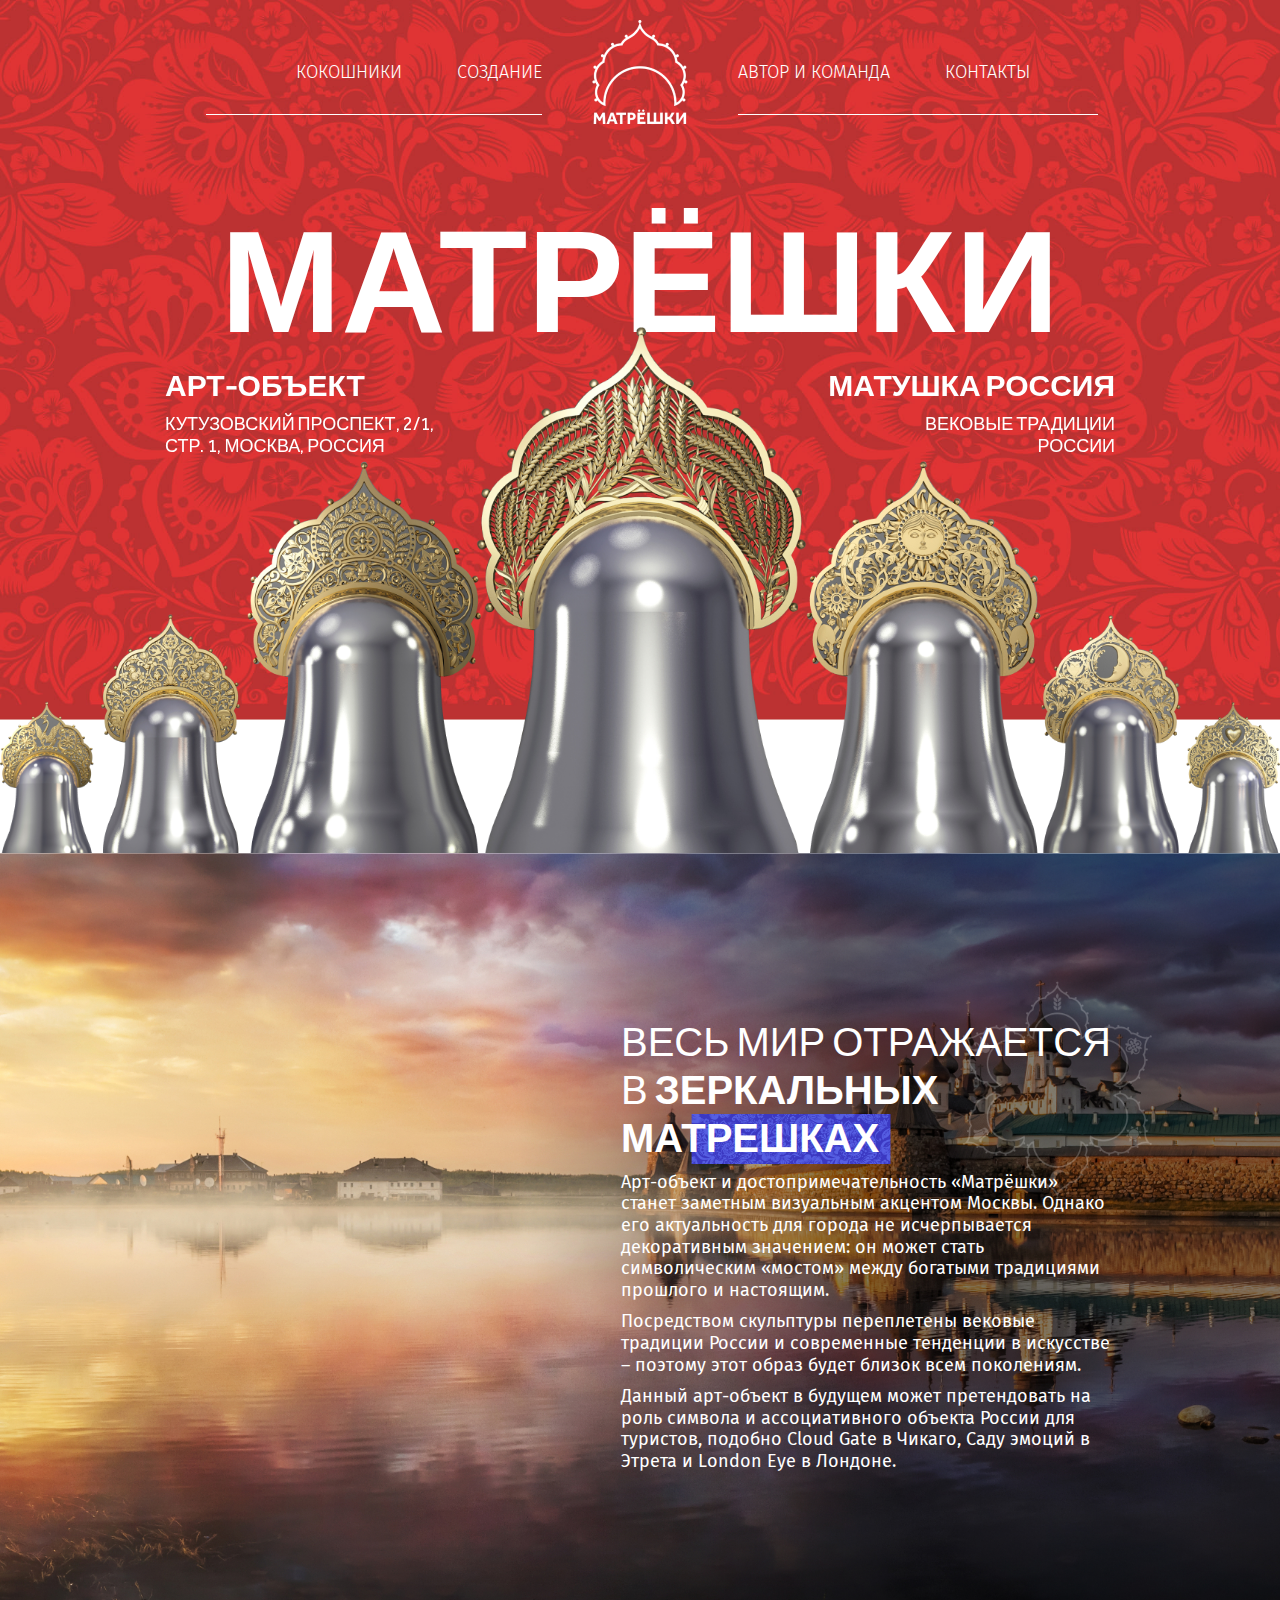
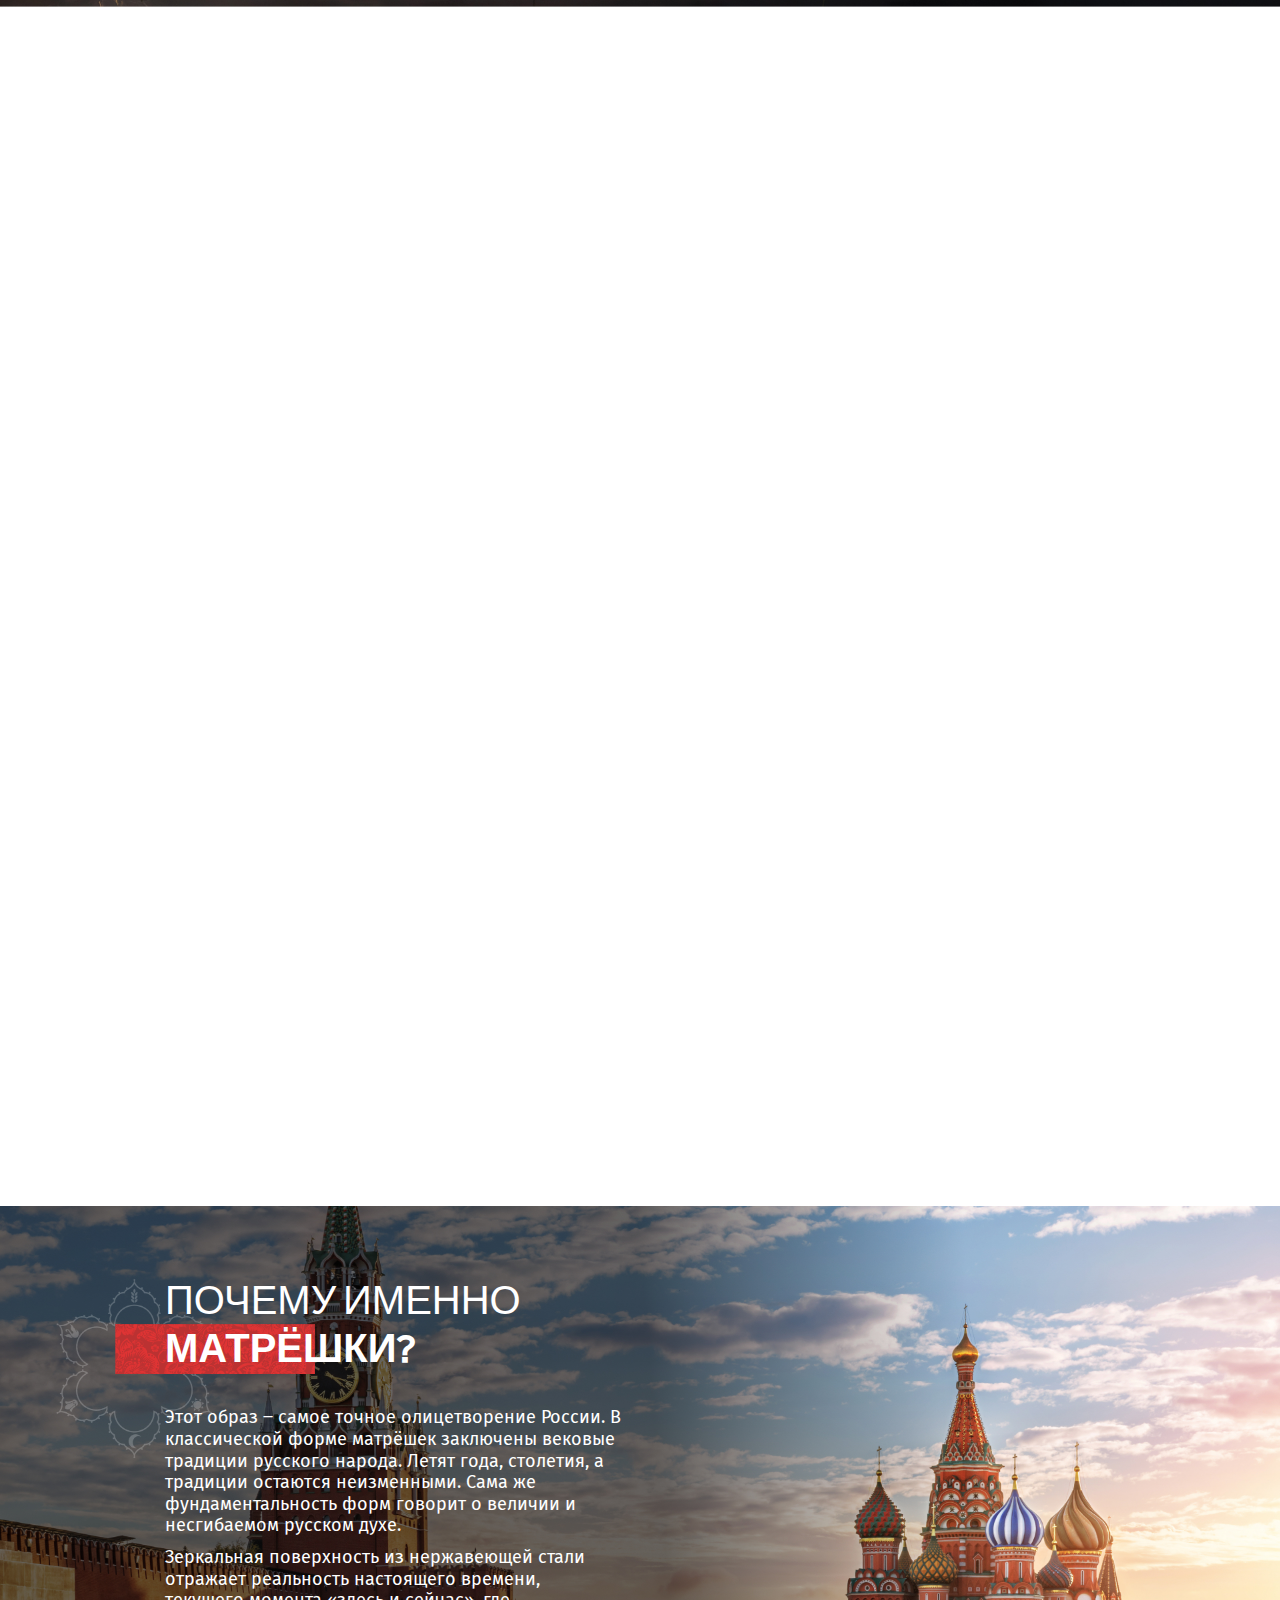
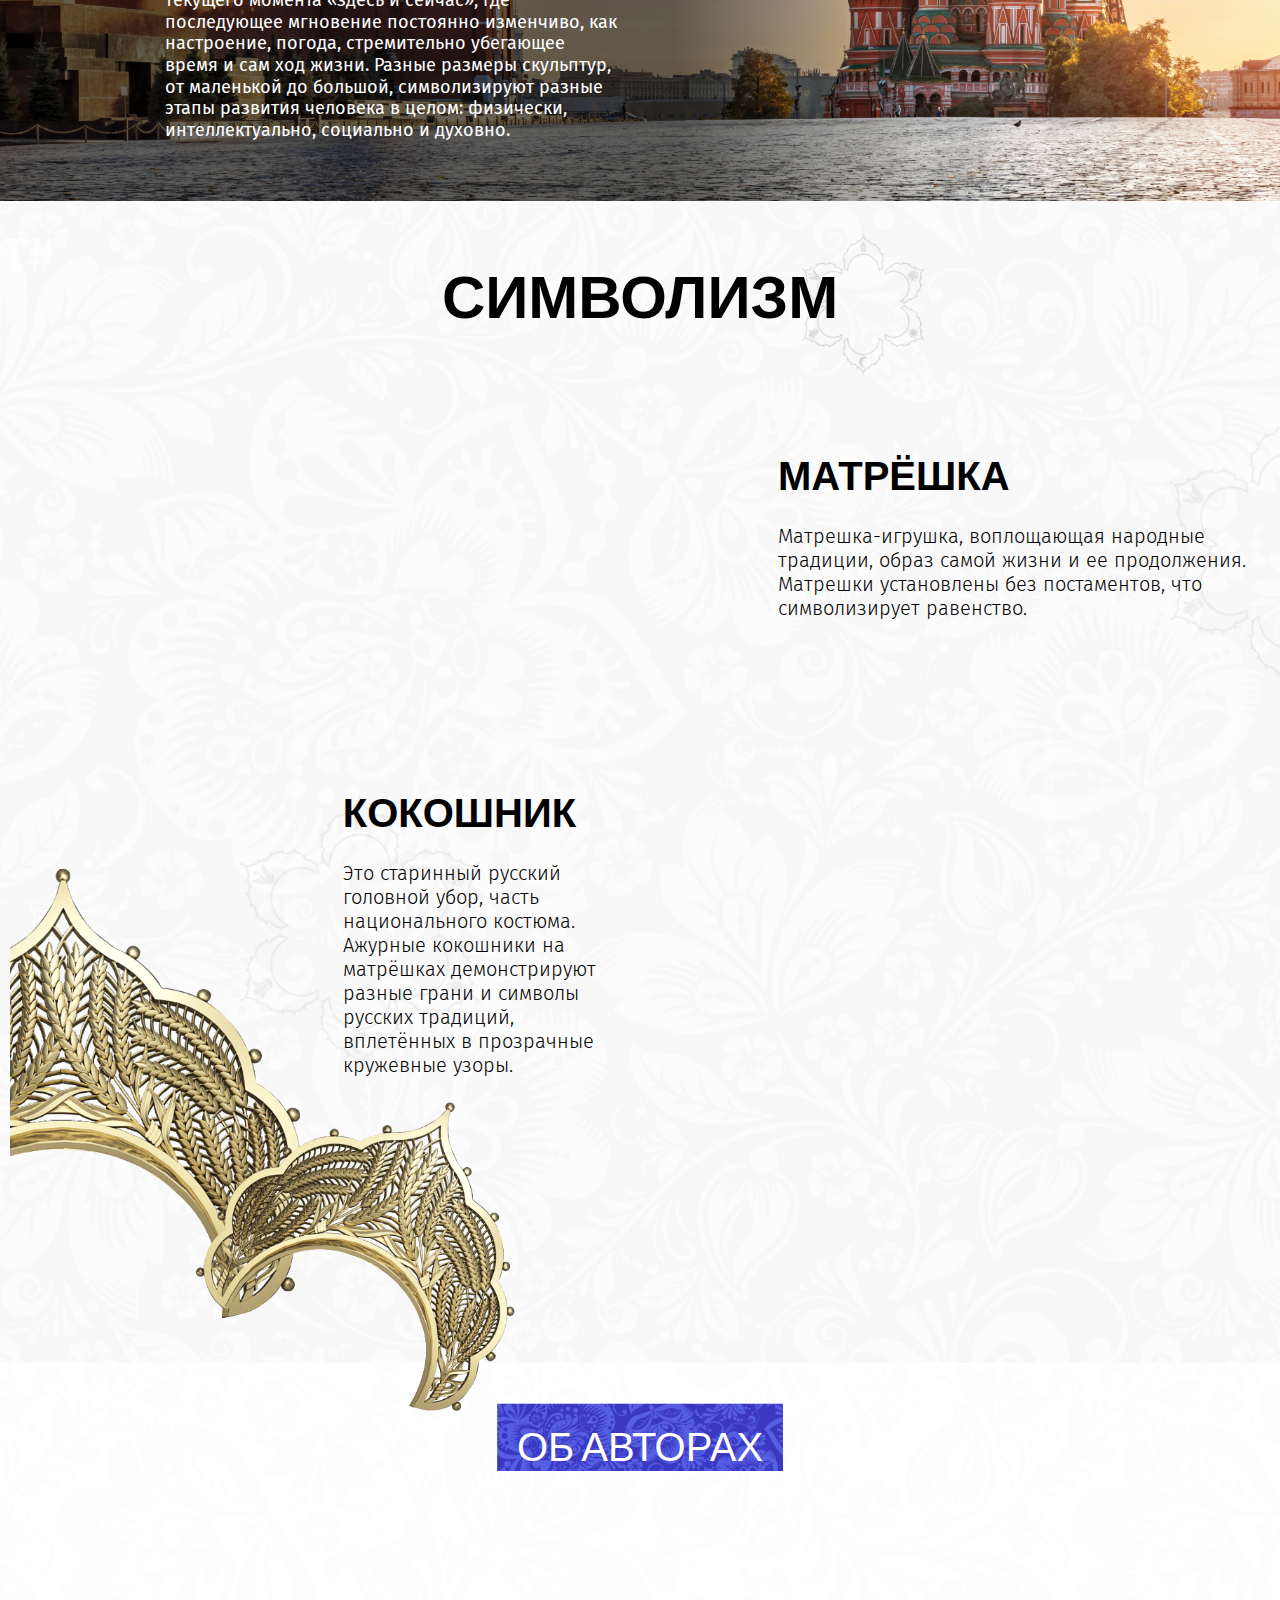
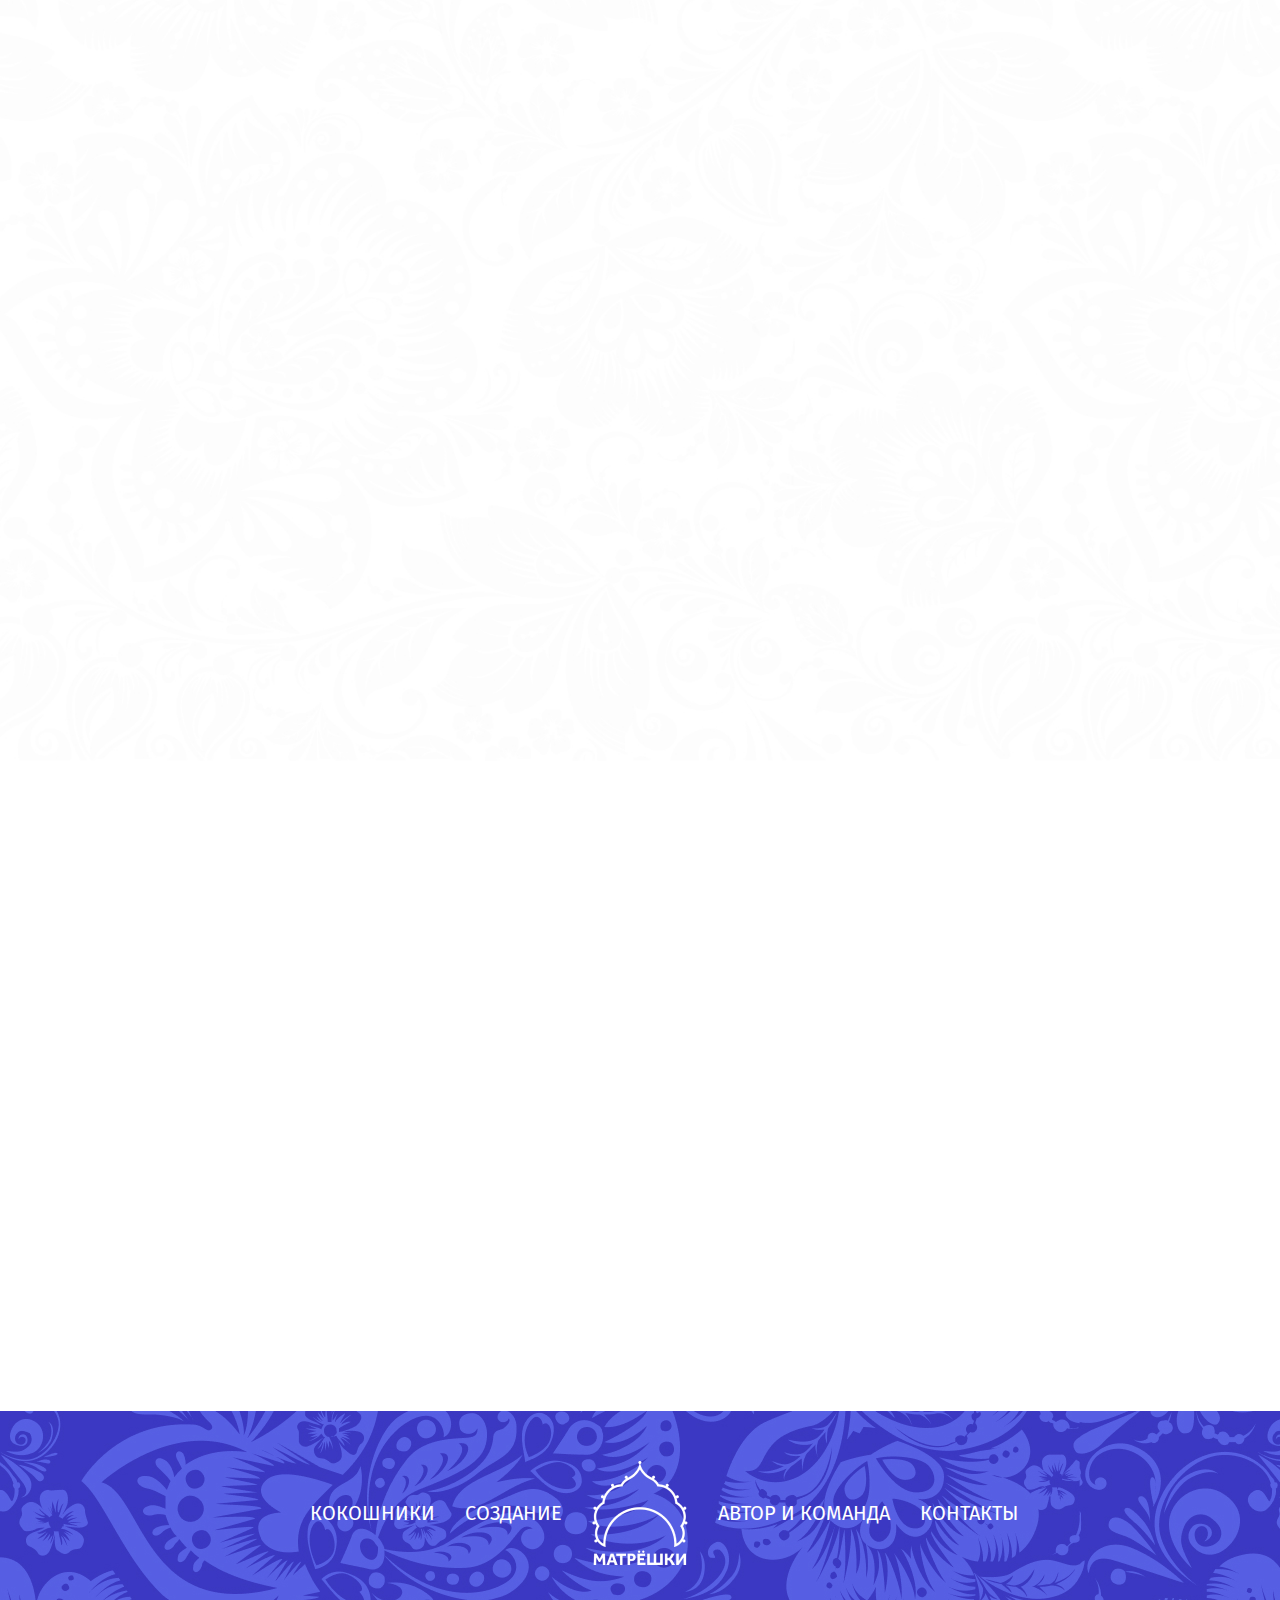
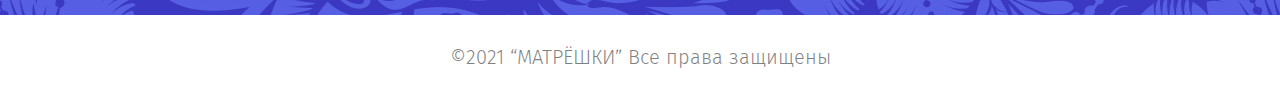
<file: index.html>
<!DOCTYPE html>
<html lang="ru">
 <head>
	<title>Главная</title>
	<meta charset="UTF-8">
	<meta name="format-detection" content="telephone=no">
	<link rel="stylesheet" href="css/style.min.css">
	<link rel="shortcut icon" href="favicon.ico">
	<!-- <meta name="robots" content="noindex, nofollow"> -->
	<!-- <meta name="viewport" content="width=device-width, initial-scale=1.0, maximum-scale=1.0, user-scalable=0"> -->
	<meta name="viewport" content="width=device-width, initial-scale=1.0">
</head>

<body>
	<div class="wrapper">
		<header class="header">
	<div class="header__container _container">
		<div class="header__menu menu">
			<div class="menu__icon icon-menu">

			</div>
			<nav class="menu__body">
				<ul class="menu__list">
					<li><a href="cocosh.html" class="menu__link">КОКОШНИКИ</a></li>
					<li><a href="craft.html" class="menu__link">Создание</a></li>
				</ul>
				<div class="header-logo">
					<a href="index.html" class="header-logo__link"><img src="img/logo.png" alt="Logo"></a>
				</div>
				<ul class="menu__list">
					<li><a href="author.html" class="menu__link">АВТОР И КОМАНДА</a></li>
					<li><a href="contacts.html" class="menu__link">КОНТАКТЫ</a></li>
				</ul>
			</nav>
		</div>
	</div>
	<div class="header-logo__mobile">
		<a href="index.html" class="header-logo__link"><img src="img/logo.png" alt="Logo"></a>
	</div>
</header>
		<main class="page">
			<section class="main-sec _container">
				<div class="header-bg">
				</div>
				<div class="main-sec__title" data-aos="zoom-in" data-aos-duration="1500">
					МАТРЁШКИ
				</div>
				<div class="main-sec__box">
					<div class="main-sec__item" data-aos="zoom-in" data-aos-duration="1500">
						<div class="main-sec__subtitle">
							Арт-объект
						</div>
						<div class="main-sec__text">
							Кутузовский проспект, 2/1,<br>
							стр. 1, Москва, Россия
						</div>
					</div>
					<div class="main-sec__item" data-aos="zoom-in" data-aos-duration="1500">
						<div class="main-sec__subtitle">
							Матушка россия
						</div>
						<div class="main-sec__text">
							вековые традиции<br>
							России
						</div>
					</div>
				</div>
			</section>
			<div class="main-sec__img" data-aos="flip-left" data-aos-duration="1500">
				<img src="img/main/02.png" alt="Photo">
			</div>
			<section class="tradition">
				<div class="tradition-box _container">
					<div class="tradition-img" data-aos="fade-right" data-aos-duration="1500">
						<img src="img/main/04.png" alt="">
					</div>
					<div class="tradition-content">
						<div class="tradition-title _title">
							Весь мир отражается в <span>зеркальных <span>Матрешках</span></span>
						</div>
						<div class="tradition-text _text">
							Арт-объект и достопримечательность «Матрёшки» станет заметным визуальным акцентом Москвы. Однако
							его актуальность для города не исчерпывается декоративным значением: он может стать символическим
							«мостом» между богатыми традициями прошлого и настоящим.
						</div>
						<div class="tradition-text _text">
							Посредством скульптуры переплетены вековые традиции России и современные тенденции в искусстве –
							поэтому этот образ будет близок всем поколениям.
						</div>
						<div class="tradition-text _text">
							Данный арт-объект в будущем может претендовать на роль символа и ассоциативного объекта России для
							туристов, подобно Cloud Gate в Чикаго, Саду эмоций в Этрета и London Eye в Лондоне.
						</div>
					</div>
				</div>
			</section>
			<section class="traditional-img" data-aos="fade-up-left" data-aos-duration="1500">
				<img src="img/main/06.png" alt="Photo" class="desk-img">
				<img src="img/main/06_mob.png" alt="Photo" class="mob-img">
			</section>
			<section class="poetry">
				<div class="poetry-box _container">
					<div class="poetry-item">
						<div class="poetry-title _title">
							ПОЧЕМУ ИМЕННО<br> <span>МАТРЁШКИ?</span>
						</div>
						<div class="poetry-text _text">
							Этот образ ‒ самое точное олицетворение России. В классической форме матрёшек заключены вековые
							традиции русского народа. Летят года, столетия, а традиции остаются неизменными. Сама же
							фундаментальность форм говорит о величии и несгибаемом русском духе.
						</div>
						<div class="poetry-text _text">
							Зеркальная поверхность из нержавеющей стали отражает реальность настоящего времени, текущего
							момента «здесь и сейчас», где последующее мгновение постоянно изменчиво, как настроение, погода,
							стремительно убегающее время и сам ход жизни. Разные размеры скульптур, от маленькой до большой,
							символизируют разные этапы развития человека в целом: физически, интеллектуально, социально и
							духовно.
						</div>
					</div>
					<div class="poetry-item _img" data-aos="zoom-in" data-aos-duration="1500">
						<img src="img/main/09_1.png" alt="">
					</div>
				</div>
			</section>
			<section class="symbol">
				<div class="symbol-bg">
					<img src="img/main/bg_symbol.png" alt="Photo">
				</div>
				<div class="symbol-title _title">
					СИМВОЛИЗМ
				</div>
				<div class="symbol-matr_box">
					<div class="symbol-matr__item" data-aos="fade-right" data-aos-duration="1500">
						<img src="img/main/12.png" alt="Photo">
					</div>
					<div class="symbol-matr__item _text-item">
						<div class="symbol-item__subtitle">
							МАТРёШКА
						</div>
						<div class="symbol-item__text">
							Матрешка-игрушка, воплощающая народные традиции, образ самой жизни и ее продолжения. Матрешки
							установлены без постаментов, что символизирует равенство.
						</div>
					</div>
				</div>
				<div class="symbol-matr_box _bottom-item">
					<div class="symbol-matr__item _text-item">
						<div class="symbol-item__subtitle">
							КОКОШНИК
						</div>
						<div class="symbol-item__text">
							Это старинный русский головной убор, часть национального костюма. Ажурные кокошники на матрёшках
							демонстрируют разные грани и символы русских традиций, вплетённых в прозрачные кружевные узоры.
						</div>
					</div>
					<div class="symbol-matr__item _text-item _white" data-aos="fade-left" data-aos-duration="1500">
						<div class="symbol-img">
							<img src="img/main/13.png" alt="">
						</div>
						<div class="symbol-item__subtitle">
							ПОЧЕМУ СЕМЬ?
						</div>
						<div class="symbol-item__text">
							Семь — символ тайны, удачи, везения, вера во всё волшебное и сказочное, счастливое число. Заключает
							в себе цикличность, созидание, ход времени (семь дней недели, семь нот, семь цветов радуги). Часто
							встречается в русских пословицах и поговорках: «за семью печатями», «семь раз отмерь, один раз
							отрежь», «семеро одного не ждут».
						</div>
					</div>
				</div>
			</section>
			<section class="author">
				<div class="_container">
					<div class="author-title _title">
						<span>Об авторах</span>
					</div>
					<div class="author-box _desctop" data-aos="zoom-in-down" data-aos-duration="1500">
						<div class="author-box__item">
							<div class="author-item__img">
								<img src="img/main/16.png" alt="">
							</div>
							<div class="author-box__subtitle">
								Татьяна Ликсутова
							</div>
							<div class="author-box__text">
								Автор Проекта
							</div>
						</div>
						<div class="author-box__item">
							<div class="author-item__img">
								<img src="img/main/17.png" alt="">
							</div>
							<div class="author-box__subtitle">
								Анастасия Смирнова
							</div>
							<div class="author-box__text">
								Исполнительный директор
							</div>
						</div>
						<div class="author-box__item">
							<div class="author-item__img">
								<img src="img/main/18.png" alt="">
							</div>
							<div class="author-box__subtitle">
								Николь Крихели
							</div>
							<div class="author-box__text">
								Архитектор
							</div>
						</div>
						<div class="author-box__item">
							<div class="author-item__img">
								<img src="img/main/19.png" alt="">
							</div>
							<div class="author-box__subtitle">
								LAGO VERDE team
							</div>
						</div>
						<div class="author-box__item">
							<div class="author-item__img">
								<img src="img/main/20.png" alt="">
							</div>
							<div class="author-box__subtitle">
								Palekhski iconostas team
							</div>
						</div>
					</div>
					<div class="author-box_container">
						<div class="author-box author-slider _swiper">
							<div class="author-box__item">
								<div class="author-item__img">
									<img src="img/main/16.png" alt="">
								</div>
								<div class="author-box__subtitle">
									Татьяна Ликсутова
								</div>
								<div class="author-box__text">
									Автор Проекта
								</div>
							</div>
							<div class="author-box__item">
								<div class="author-item__img">
									<img src="img/main/17.png" alt="">
								</div>
								<div class="author-box__subtitle">
									Анастасия Смирнова
								</div>
								<div class="author-box__text">
									Исполнительный директор
								</div>
							</div>
							<div class="author-box__item">
								<div class="author-item__img">
									<img src="img/main/18.png" alt="">
								</div>
								<div class="author-box__subtitle">
									Николь Крихели
								</div>
								<div class="author-box__text">
									Архитектор
								</div>
							</div>
							<div class="author-box__item">
								<div class="author-item__img">
									<img src="img/main/19.png" alt="">
								</div>
								<div class="author-box__subtitle">
									LAGO VERDE team
								</div>
							</div>
							<div class="author-box__item">
								<div class="author-item__img">
									<img src="img/main/20.png" alt="">
								</div>
								<div class="author-box__subtitle">
									Palekhski iconostas team
								</div>
							</div>
						</div>
						<div class="slider-quality__pagging"></div>
					</div>
				</div>
			</section>
			<section class="contacts">
				<iframe
					src="https://www.google.com/maps/embed?pb=!1m18!1m12!1m3!1d2245.414024452002!2d37.56284981539106!3d55.75130969957532!2m3!1f0!2f0!3f0!3m2!1i1024!2i768!4f13.1!3m3!1m2!1s0x46b54bc8d7d96623%3A0x6f22f990fd63505f!2z0JrRg9GC0YPQt9C-0LLRgdC60LjQuSDQv9GA0L7RgdC_LiwgMi8xINGB0YLRgNC-0LXQvdC40LUgMSwg0JzQvtGB0LrQstCwLCDQoNC-0YHRgdC40Y8sIDEyMTI0OA!5e0!3m2!1sru!2spl!4v1629962506350!5m2!1sru!2spl"
					width="100%" height="100%" style="border:0;" allowfullscreen="" loading="lazy"></iframe>
				<div class="form-contacts" data-aos="flip-up" data-aos-duration="1500">
					<div class="form-title">
						КОНТАКТНЫЕ ДАННЫЕ
					</div>
					<div class="form-item">
						<div class="form-subtitle">
							Адрес
						</div>
						<div class="form-text">
							Кутузовский проспект, 2/1, стр. 1, Москва, Россия<br>
							©2021 “МАТРЁШКИ” Все права защищенны
						</div>
					</div>
					<div class="form-item">
						<div class="form-subtitle">
							Почта
						</div>
						<div class="form-text">
							<a href="mailto:info@matryoshki.com">info@matryoshki.com</a>
						</div>
					</div>
					<div class="form-links">
						<div class="form-links__item">
							<a href="#" target="_blank"><img src="img/main/icons/instagram.svg" alt=""></a>
						</div>
						<div class="form-links__item">
							<a href="#" target="_blank"><img src="img/main/icons/facebook.svg" alt=""></a>
						</div>
					</div>
				</div>
			</section>
		</main>
		<footer class="footer">
	<div class="footer-top">
		<div class="footer__container _container">
			<ul class="footer__list">
				<li><a href="cocosh.html" class="footer__link">КОКОШНИКИ</a></li>
				<li><a href="craft.html" class="footer__link">Создание</a></li>
			</ul>
			<div class="footer-logo">
				<a href="index.html" class="footer-logo__link"><img src="img/logo.png" alt="Logo"></a>
			</div>
			<ul class="footer__list">
				<li><a href="author.html" class="footer__link">АВТОР И КОМАНДА</a></li>
				<li><a href="contacts.html" class="footer__link">КОНТАКТЫ</a></li>
			</ul>
		</div>
	</div>
	<div class="footer-bottom">
		©2021 “МАТРЁШКИ” Все права защищены
	</div>
	<a id="gotop" class="scrollTop" href="#">
		<img src="img/main/arrow.png" alt="Arrow">
	</a>
</footer>
	</div>
	<script src="js/vendors.min.js"></script>
<script src="js/app.min.js"></script>
<script>
	AOS.init();
</script>
</body>

</html>
</file>
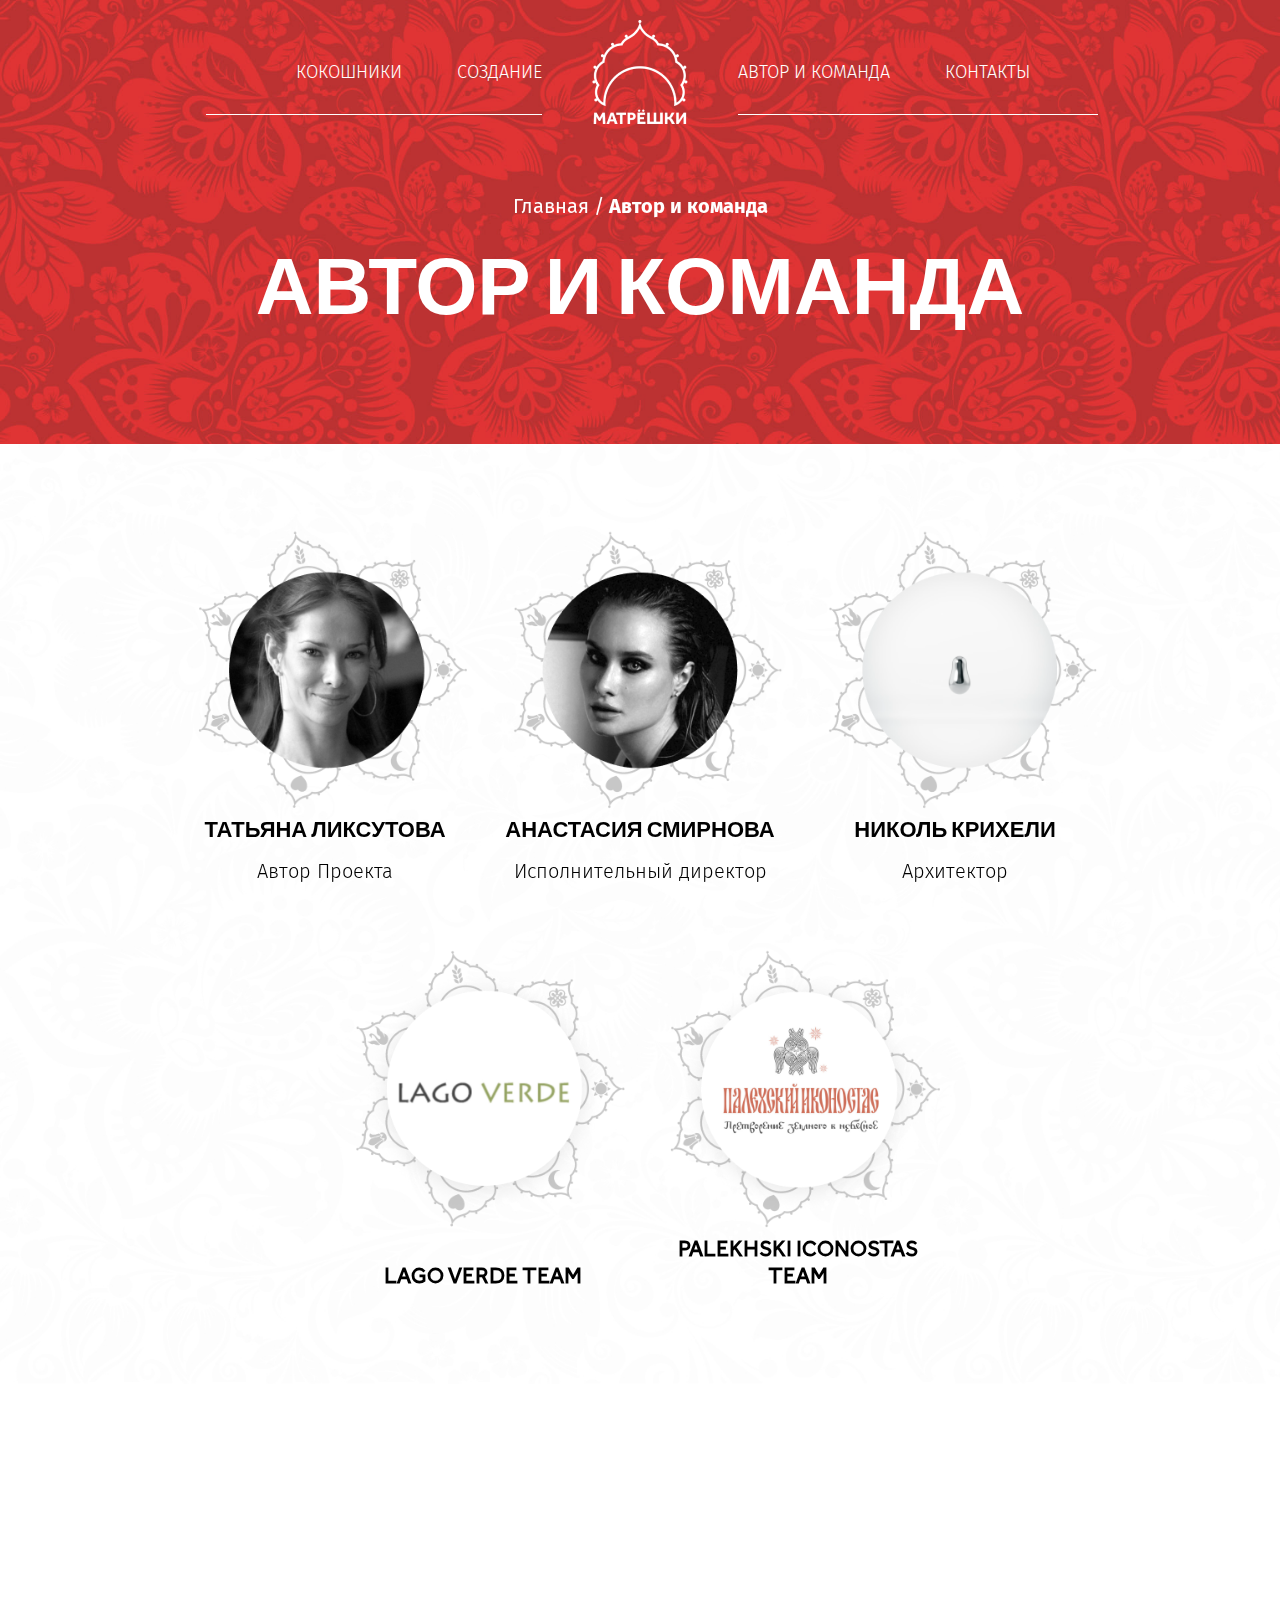
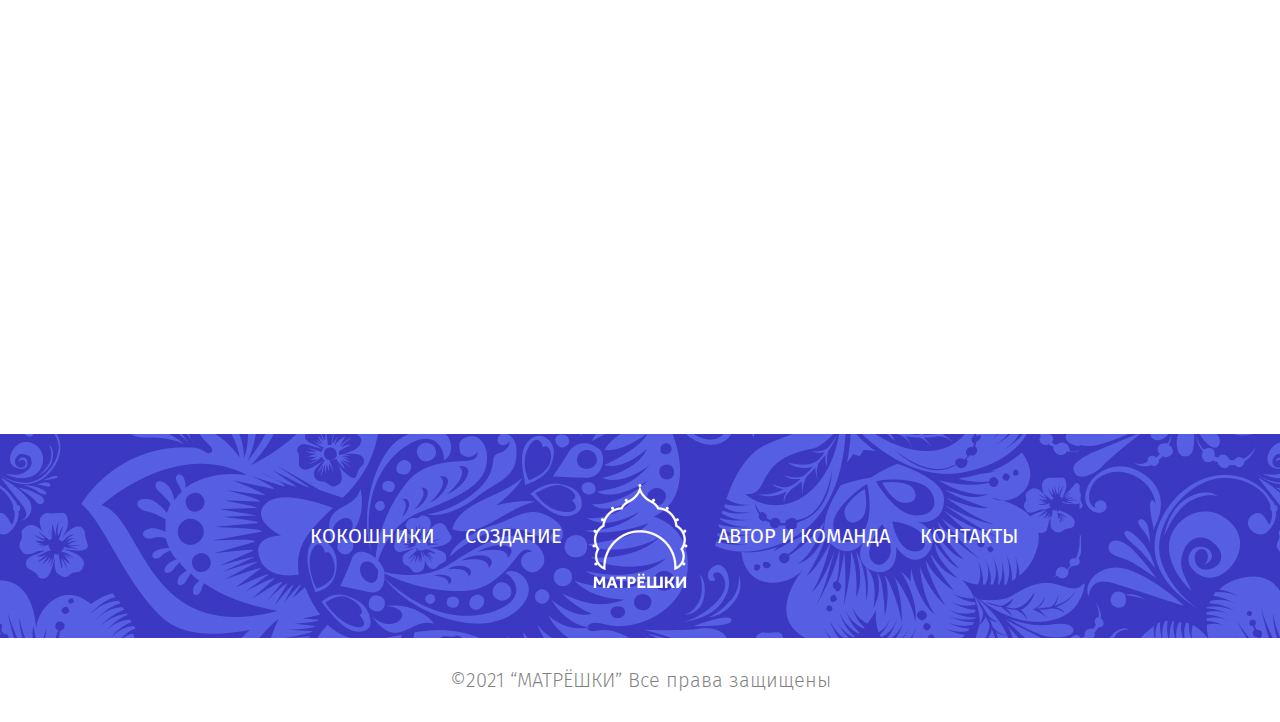
<file: author.html>
<!DOCTYPE html>
<html lang="ru">
 <head>
	<title>Главная</title>
	<meta charset="UTF-8">
	<meta name="format-detection" content="telephone=no">
	<link rel="stylesheet" href="css/style.min.css">
	<link rel="shortcut icon" href="favicon.ico">
	<!-- <meta name="robots" content="noindex, nofollow"> -->
	<!-- <meta name="viewport" content="width=device-width, initial-scale=1.0, maximum-scale=1.0, user-scalable=0"> -->
	<meta name="viewport" content="width=device-width, initial-scale=1.0">
</head>

<body>
	<div class="wrapper">
		<header class="header">
	<div class="header__container _container">
		<div class="header__menu menu">
			<div class="menu__icon icon-menu">

			</div>
			<nav class="menu__body">
				<ul class="menu__list">
					<li><a href="cocosh.html" class="menu__link">КОКОШНИКИ</a></li>
					<li><a href="craft.html" class="menu__link">Создание</a></li>
				</ul>
				<div class="header-logo">
					<a href="index.html" class="header-logo__link"><img src="img/logo.png" alt="Logo"></a>
				</div>
				<ul class="menu__list">
					<li><a href="author.html" class="menu__link">АВТОР И КОМАНДА</a></li>
					<li><a href="contacts.html" class="menu__link">КОНТАКТЫ</a></li>
				</ul>
			</nav>
		</div>
	</div>
	<div class="header-logo__mobile">
		<a href="index.html" class="header-logo__link"><img src="img/logo.png" alt="Logo"></a>
	</div>
</header>
		<main class="page">
			<section class="author-sec _container">
				<div class="author-bg">
				</div>
				<div class="breadcrumbs" data-aos="fade-right" data-aos-duration="1500">
					<a href="index.html">Главная</a> / <span>Автор и команда</span>
				</div>
				<div class="cocosh-sec__title" data-aos="fade-left" data-aos-duration="1500">
					Автор и команда
				</div>
			</section>
			<section class="author">
				<div class="_container">
					<div class="author-box" data-aos="zoom-in-down" data-aos-duration="1500">
						<div class="author-box__item">
							<div class="author-item__img">
								<img src="img/main/16.png" alt="">
							</div>
							<div class="author-box__subtitle">
								Татьяна Ликсутова
							</div>
							<div class="author-box__text">
								Автор Проекта
							</div>
						</div>
						<div class="author-box__item">
							<div class="author-item__img">
								<img src="img/main/17.png" alt="">
							</div>
							<div class="author-box__subtitle">
								Анастасия Смирнова
							</div>
							<div class="author-box__text">
								Исполнительный директор
							</div>
						</div>
						<div class="author-box__item">
							<div class="author-item__img">
								<img src="img/main/18.png" alt="">
							</div>
							<div class="author-box__subtitle">
								Николь Крихели
							</div>
							<div class="author-box__text">
								Архитектор
							</div>
						</div>
						<div class="author-box__item">
							<div class="author-item__img">
								<img src="img/main/19.png" alt="">
							</div>
							<div class="author-box__subtitle">
								LAGO VERDE team
							</div>
						</div>
						<div class="author-box__item">
							<div class="author-item__img">
								<img src="img/main/20.png" alt="">
							</div>
							<div class="author-box__subtitle">
								Palekhski iconostas team
							</div>
						</div>
					</div>
				</div>
			</section>
			<section class="contacts">
				<iframe
					src="https://www.google.com/maps/embed?pb=!1m18!1m12!1m3!1d2245.414024452002!2d37.56284981539106!3d55.75130969957532!2m3!1f0!2f0!3f0!3m2!1i1024!2i768!4f13.1!3m3!1m2!1s0x46b54bc8d7d96623%3A0x6f22f990fd63505f!2z0JrRg9GC0YPQt9C-0LLRgdC60LjQuSDQv9GA0L7RgdC_LiwgMi8xINGB0YLRgNC-0LXQvdC40LUgMSwg0JzQvtGB0LrQstCwLCDQoNC-0YHRgdC40Y8sIDEyMTI0OA!5e0!3m2!1sru!2spl!4v1629962506350!5m2!1sru!2spl"
					width="100%" height="100%" style="border:0;" allowfullscreen="" loading="lazy"></iframe>
				<div class="form-contacts" data-aos="flip-up" data-aos-duration="1500">
					<div class="form-title">
						КОНТАКТНЫЕ ДАННЫЕ
					</div>
					<div class="form-item">
						<div class="form-subtitle">
							Адрес
						</div>
						<div class="form-text">
							Кутузовский проспект, 2/1, стр. 1, Москва, Россия<br>
							©2021 “МАТРЁШКИ” Все права защищенны
						</div>
					</div>
					<div class="form-item">
						<div class="form-subtitle">
							Почта
						</div>
						<div class="form-text">
							<a href="mailto:info@matryoshki.com">info@matryoshki.com</a>
						</div>
					</div>
					<div class="form-links">
						<div class="form-links__item">
							<a href="#" target="_blank"><img src="img/main/icons/instagram.svg" alt=""></a>
						</div>
						<div class="form-links__item">
							<a href="#" target="_blank"><img src="img/main/icons/facebook.svg" alt=""></a>
						</div>
					</div>
				</div>
			</section>
		</main>
		<footer class="footer">
	<div class="footer-top">
		<div class="footer__container _container">
			<ul class="footer__list">
				<li><a href="cocosh.html" class="footer__link">КОКОШНИКИ</a></li>
				<li><a href="craft.html" class="footer__link">Создание</a></li>
			</ul>
			<div class="footer-logo">
				<a href="index.html" class="footer-logo__link"><img src="img/logo.png" alt="Logo"></a>
			</div>
			<ul class="footer__list">
				<li><a href="author.html" class="footer__link">АВТОР И КОМАНДА</a></li>
				<li><a href="contacts.html" class="footer__link">КОНТАКТЫ</a></li>
			</ul>
		</div>
	</div>
	<div class="footer-bottom">
		©2021 “МАТРЁШКИ” Все права защищены
	</div>
	<a id="gotop" class="scrollTop" href="#">
		<img src="img/main/arrow.png" alt="Arrow">
	</a>
</footer>
	</div>
	<script src="js/vendors.min.js"></script>
<script src="js/app.min.js"></script>
<script>
	AOS.init();
</script>
</body>

</html>
</file>
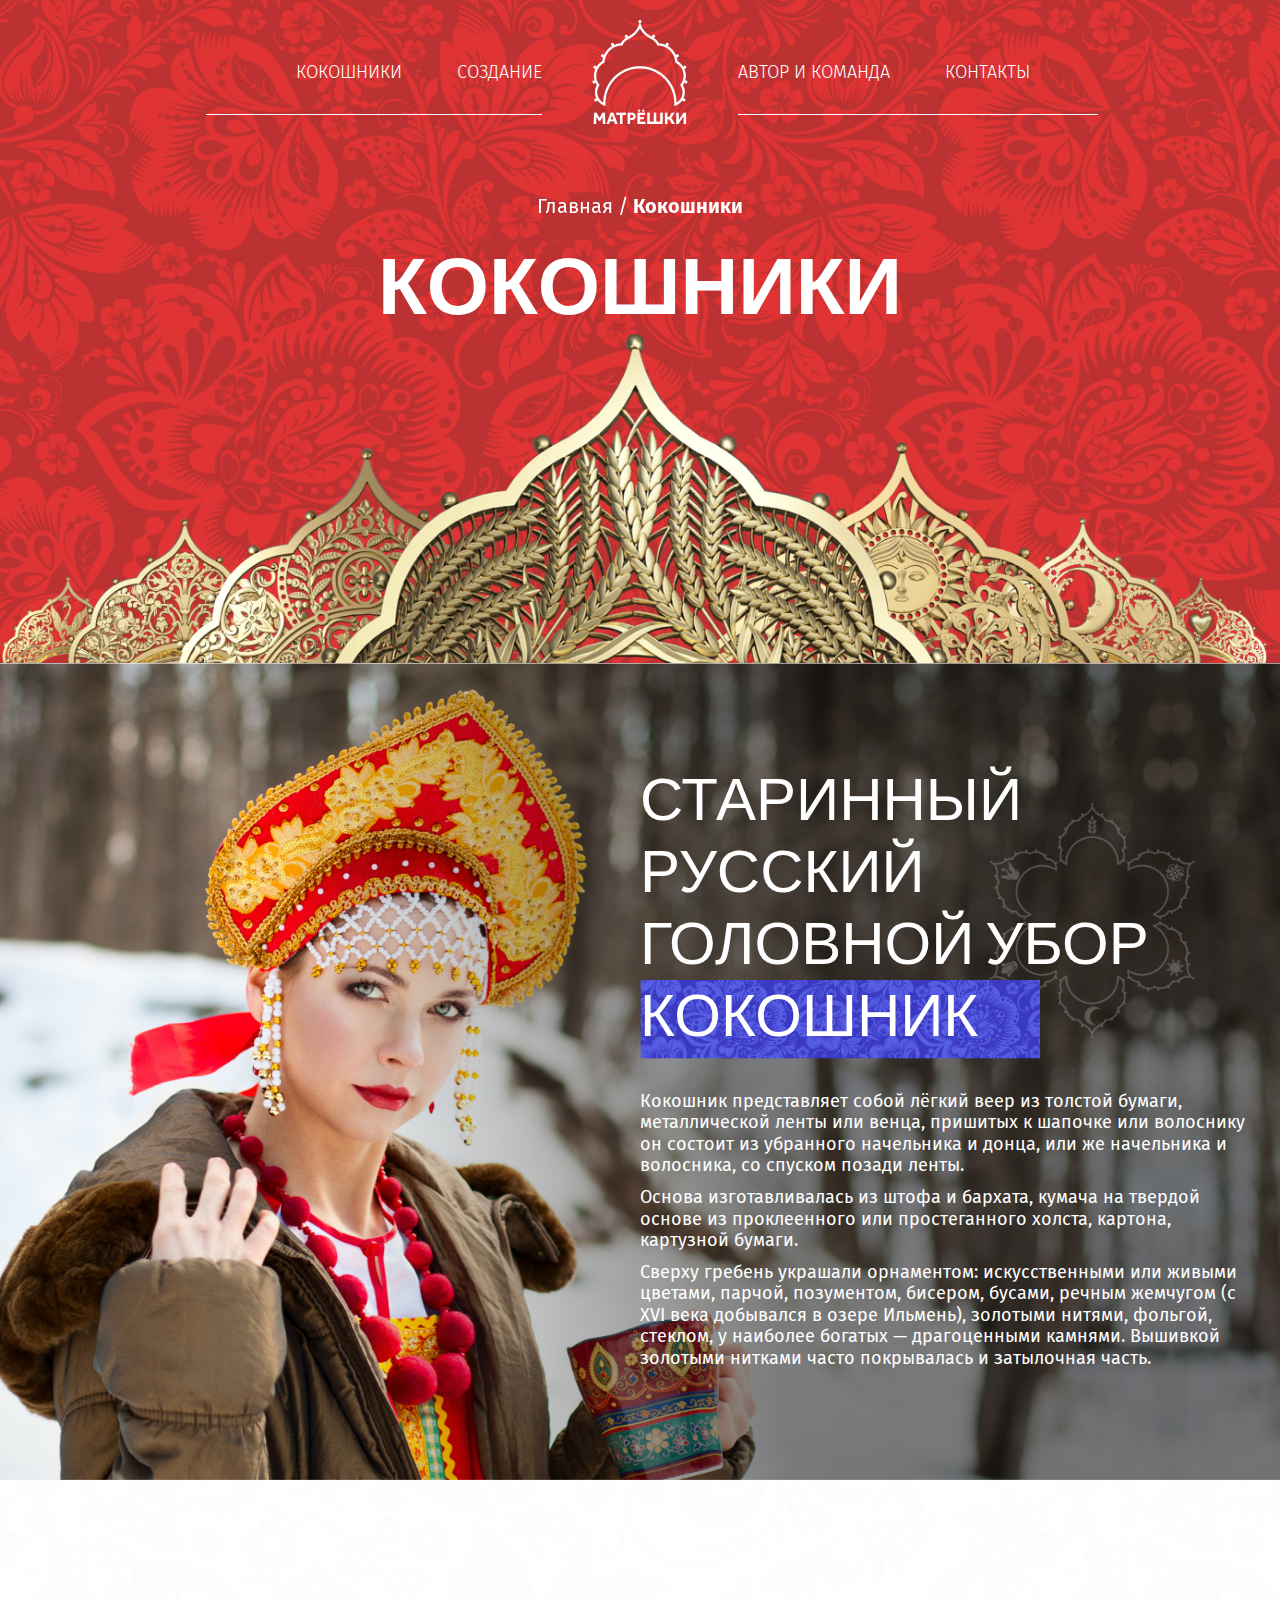
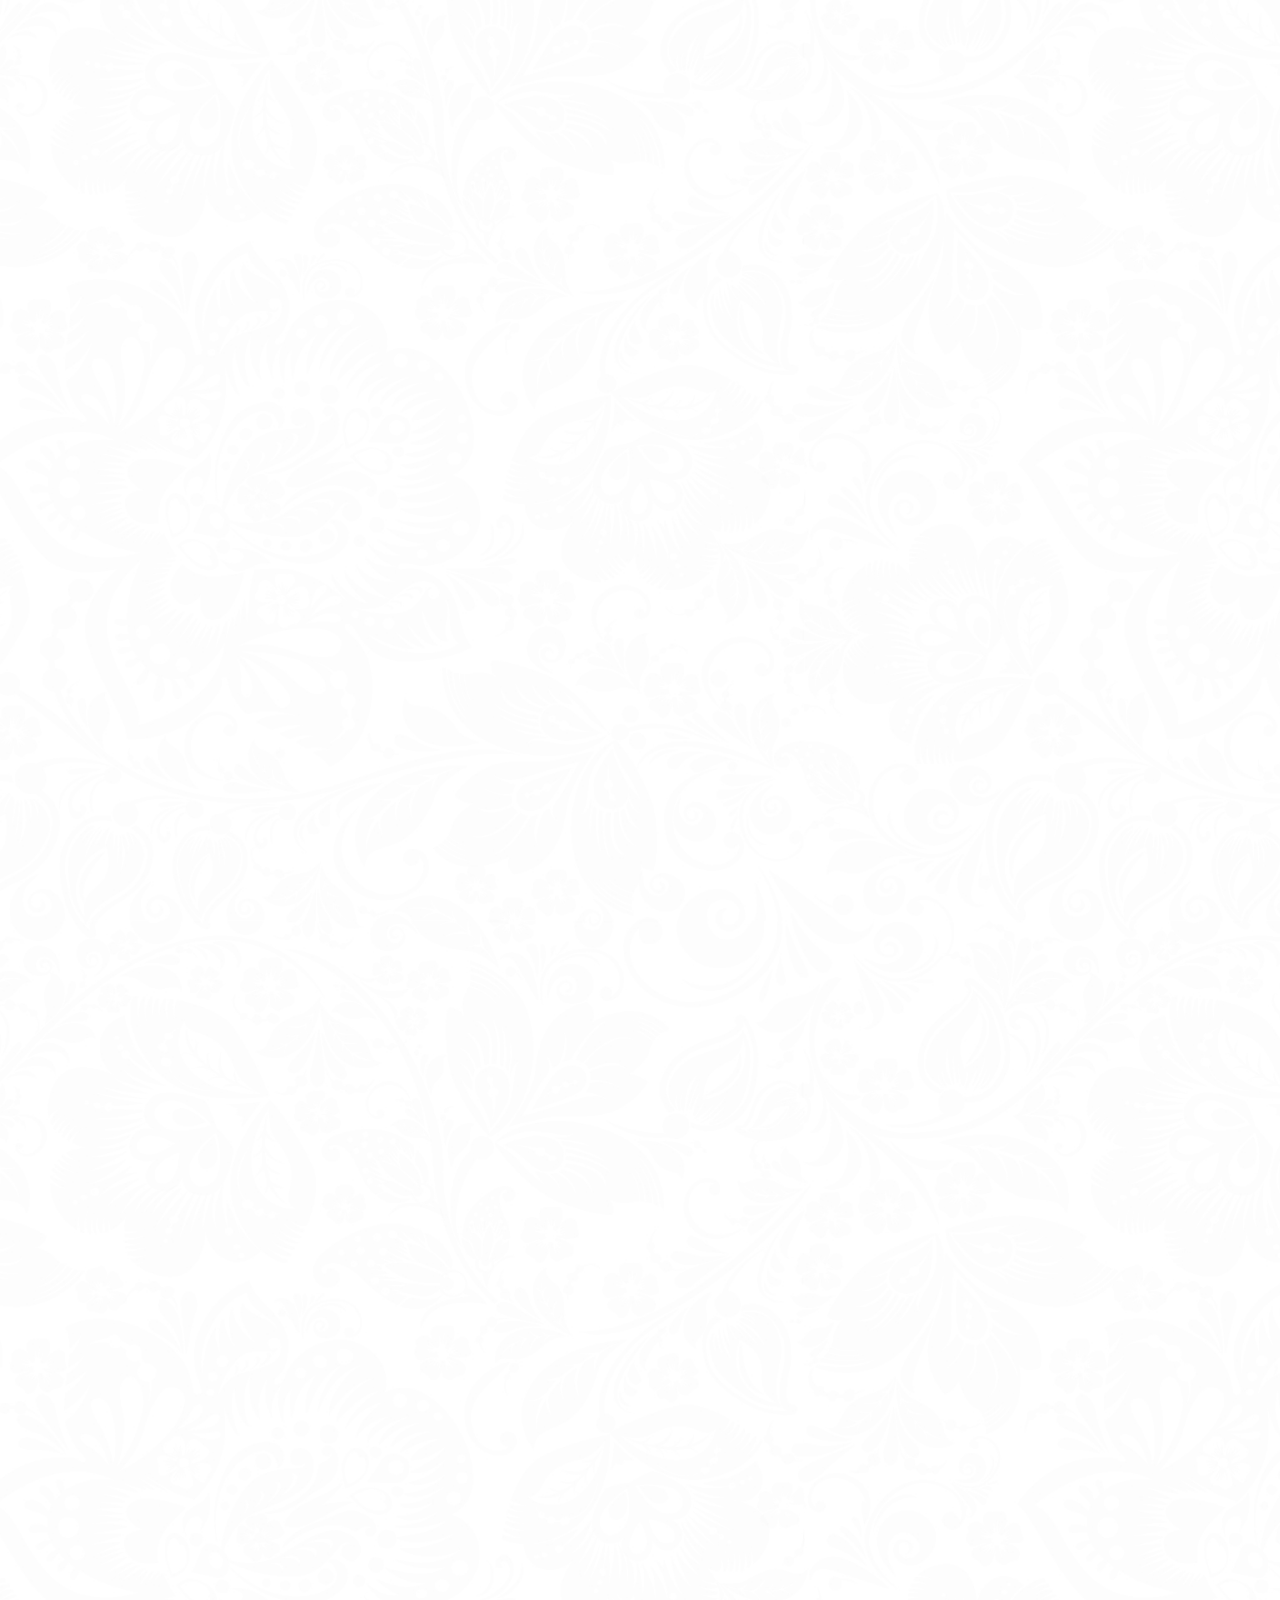
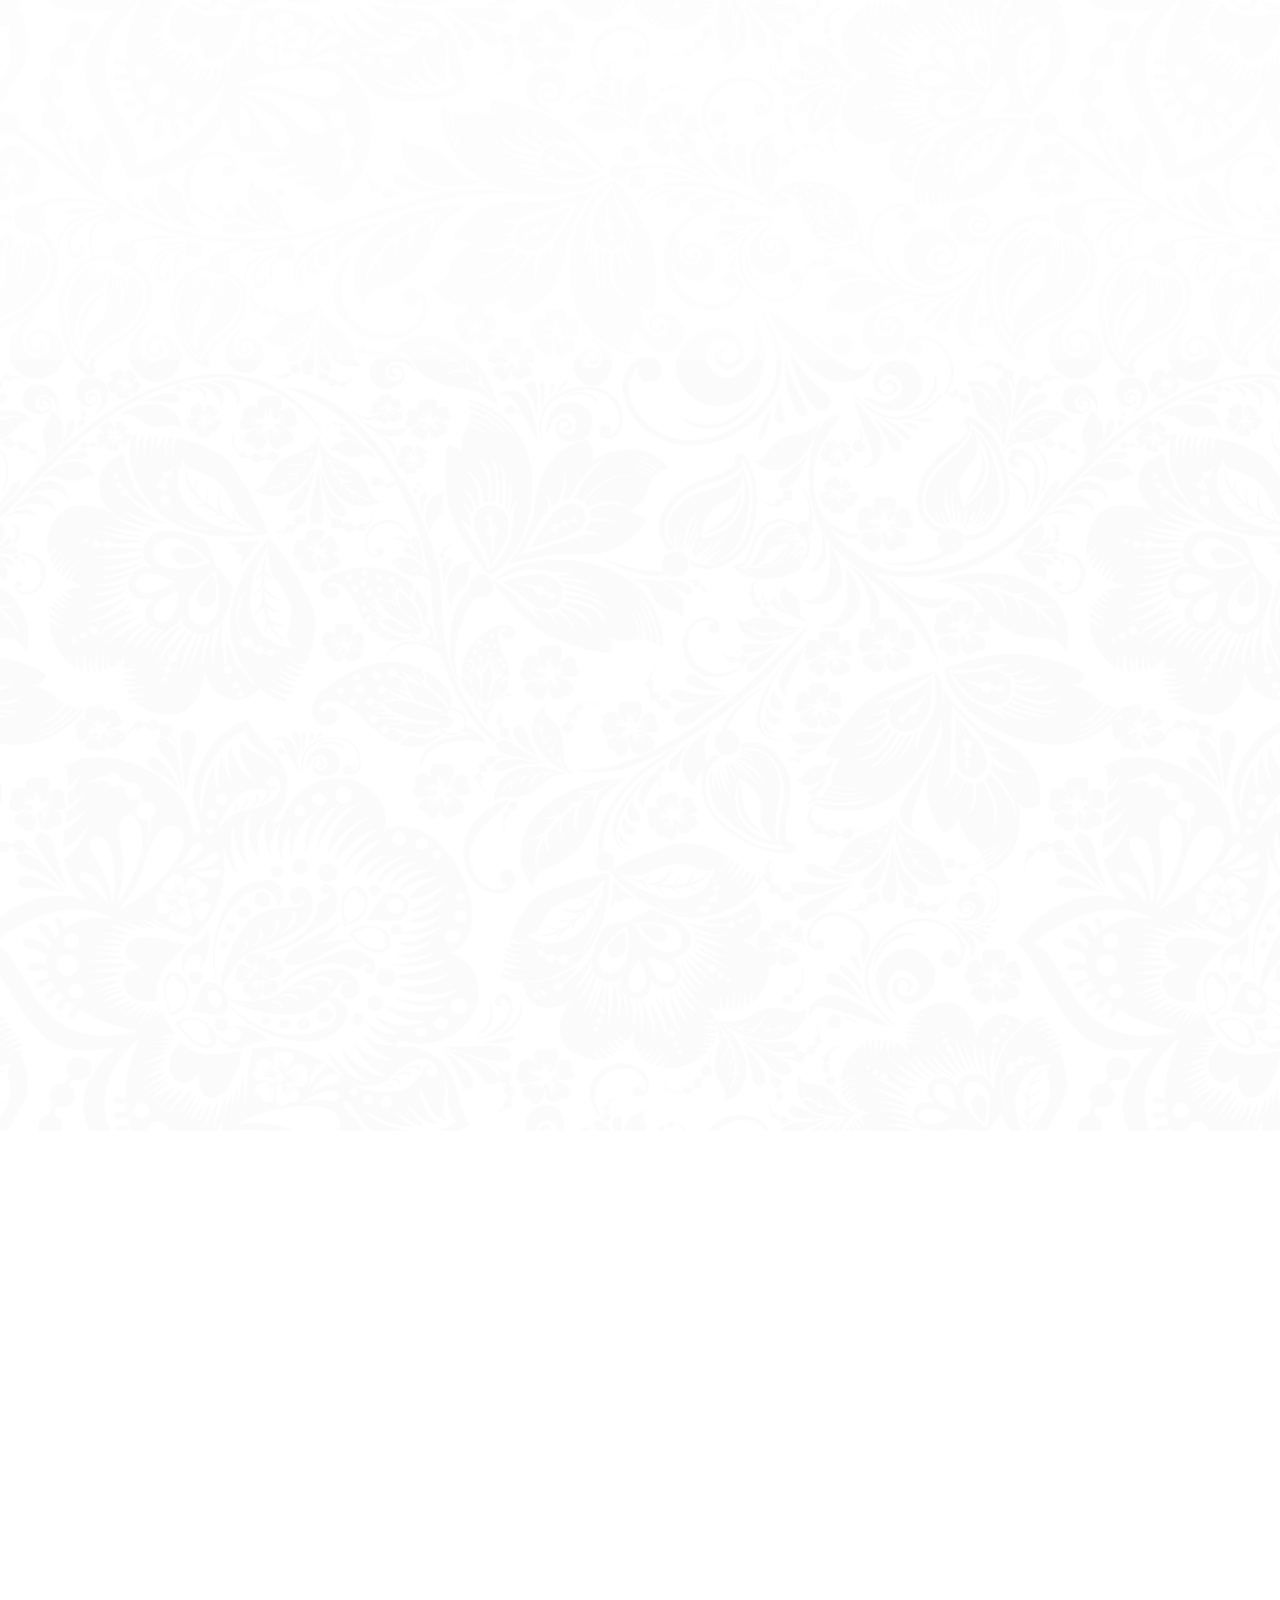
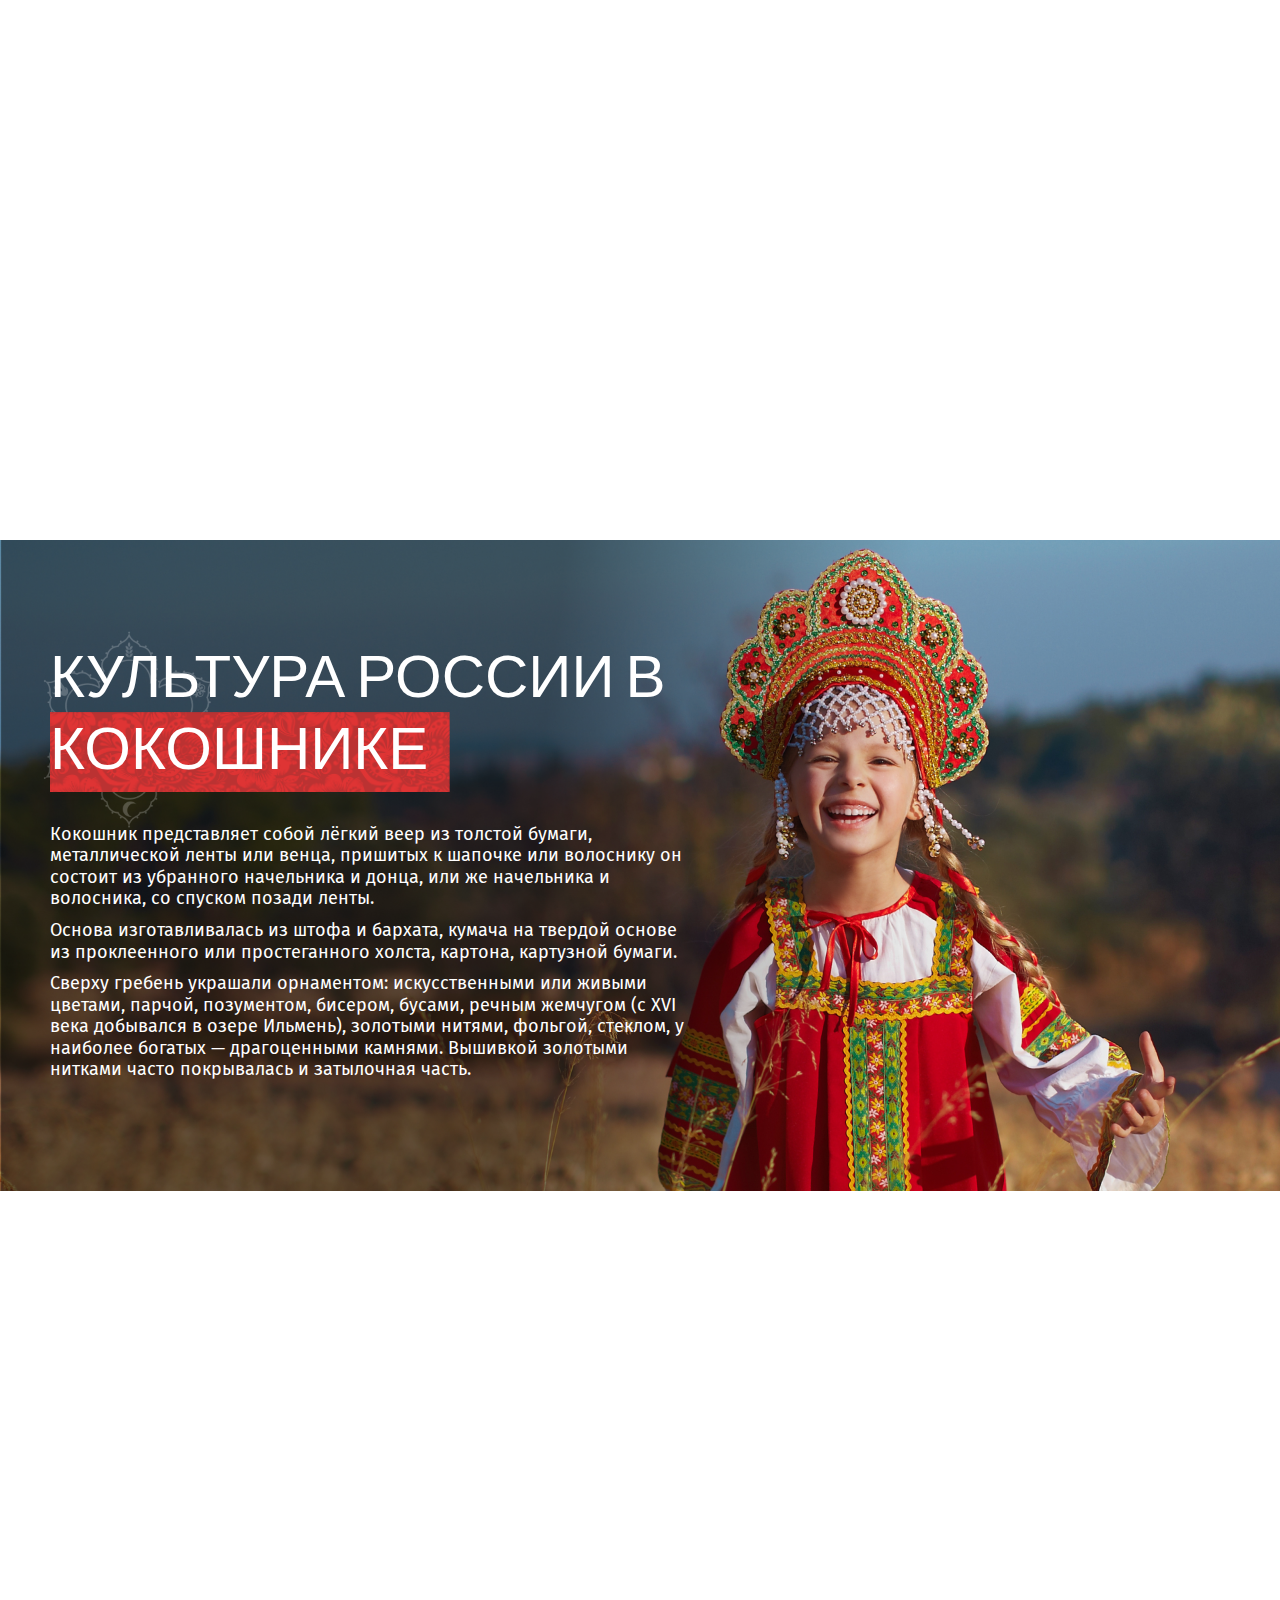
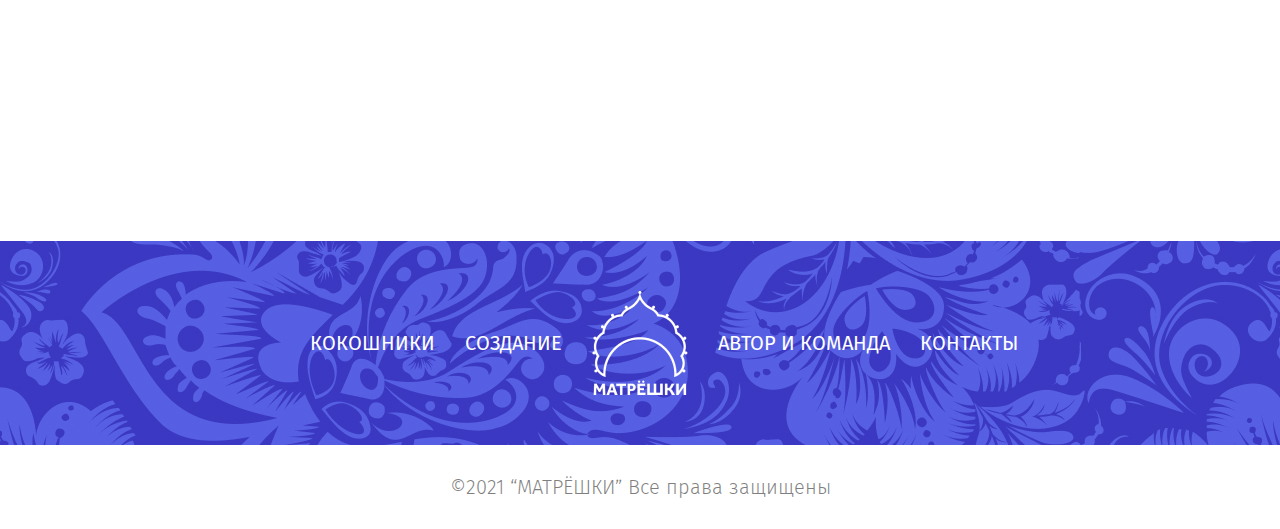
<file: cocosh.html>
<!DOCTYPE html>
<html lang="ru">
 <head>
	<title>Главная</title>
	<meta charset="UTF-8">
	<meta name="format-detection" content="telephone=no">
	<link rel="stylesheet" href="css/style.min.css">
	<link rel="shortcut icon" href="favicon.ico">
	<!-- <meta name="robots" content="noindex, nofollow"> -->
	<!-- <meta name="viewport" content="width=device-width, initial-scale=1.0, maximum-scale=1.0, user-scalable=0"> -->
	<meta name="viewport" content="width=device-width, initial-scale=1.0">
</head>

<body>
	<div class="wrapper">
		<header class="header">
	<div class="header__container _container">
		<div class="header__menu menu">
			<div class="menu__icon icon-menu">

			</div>
			<nav class="menu__body">
				<ul class="menu__list">
					<li><a href="cocosh.html" class="menu__link">КОКОШНИКИ</a></li>
					<li><a href="craft.html" class="menu__link">Создание</a></li>
				</ul>
				<div class="header-logo">
					<a href="index.html" class="header-logo__link"><img src="img/logo.png" alt="Logo"></a>
				</div>
				<ul class="menu__list">
					<li><a href="author.html" class="menu__link">АВТОР И КОМАНДА</a></li>
					<li><a href="contacts.html" class="menu__link">КОНТАКТЫ</a></li>
				</ul>
			</nav>
		</div>
	</div>
	<div class="header-logo__mobile">
		<a href="index.html" class="header-logo__link"><img src="img/logo.png" alt="Logo"></a>
	</div>
</header>
		<main class="page">
			<section class="cocosh-sec _container">
				<div class="cocosh-bg">
				</div>
				<div class="breadcrumbs" data-aos="fade-right" data-aos-duration="1500">
					<a href="index.html">Главная</a> / <span>Кокошники</span>
				</div>
				<div class="cocosh-sec__title" data-aos="fade-left" data-aos-duration="1500">
					КОКОШНИКИ
				</div>
			</section>
			<div class="cocosh-sec__img" data-aos="flip-right" data-aos-duration="1500">
				<img src="img/main/cocosh/01.png" alt="Photo">
			</div>
			<section class="cocosh-about">
				<div class="cocosh-about__title">
					старинный русский<br> головной убор<br> <span>кокошник</span>
				</div>
				<div class="cocosh-about__text _text">
					Кокошник представляет собой лёгкий веер из толстой бумаги, металлической ленты или венца, пришитых к
					шапочке или волоснику
					он состоит из убранного начельника и донца, или же начельника и волосника, со спуском позади ленты.
				</div>
				<div class="cocosh-about__text _text">
					Основа изготавливалась из штофа и бархата, кумача на твердой основе из проклеенного или простеганного
					холста, картона, картузной бумаги.
				</div>
				<div class="cocosh-about__text _text">
					Сверху гребень украшали орнаментом: искусственными или живыми цветами, парчой, позументом, бисером,
					бусами, речным жемчугом
					(с XVI века добывался в озере Ильмень), золотыми нитями, фольгой, стеклом, у наиболее богатых —
					драгоценными камнями. Вышивкой золотыми нитками часто покрывалась и затылочная часть.
				</div>
			</section>
			<section class="cocosh-type">
				<div class="_container">
					<div class="cocosh-type__box">
						<div class="cocosh-type__item" data-aos="fade-right" data-aos-duration="1500">
							<div class="cocosh-type__img">
								<img src="img/main/cocosh/04.png" alt="">
							</div>
							<div class="cocosh-type__content">
								<div class="cocosh-type__title">
									ЛЕБЕДУШКА
								</div>
								<div class="cocosh-type__text">
									Олицетворяет ребёнка, начало жизненного пути, развитие, основу существования, осознание
									своего
									«Я», детство и продолжение рода. Лебеди ‒символ русских сказок, образ красоты, чистоты души,
									верности, вечной любви. Также, образ лебедей нашёл отражение в русской классической поэзии
									А.С.Пушкина и в музыке П.И.Чайковского.
								</div>
							</div>
						</div>
						<div class="cocosh-type__item" data-aos="fade-left" data-aos-duration="1500">
							<div class="cocosh-type__content">
								<div class="cocosh-type__title">
									БОГАТСТВО РУССКОЙ ПРИРОДЫ
								</div>
								<div class="cocosh-type__text">
									Это гармония природных сил, законы и принципы, причинно-следственные связи и жизненный опыт.
									Красота и просторы русской природы, шум берёзовых рощ, аромат бескрайних полей, пение птиц,
									запах лесов — все эти образы понятны и дороги любой русскому человеку. Это то, что
									вдохновляет,
									питает и придаёт сил! Важно помнить и ценить это в наш цифровой и урбанистический век.
									Многообразная, щедрая, неизменно прекрасная – от полярных широт до южного взморья. Она веками
									вдохновляет поэтов и художников, оставаясь национальным достоянием в XXI веке.
								</div>
							</div>
							<div class="cocosh-type__img">
								<img src="img/main/cocosh/05.png" alt="">
							</div>
						</div>
						<div class="cocosh-type__item" data-aos="fade-right" data-aos-duration="1500">
							<div class="cocosh-type__img">
								<img src="img/main/cocosh/04.png" alt="">
							</div>
							<div class="cocosh-type__content">
								<div class="cocosh-type__title">
									ЛЮБОВЬ
								</div>
								<div class="cocosh-type__text">
									Любовь – дыхание нашей души. Это великая движущая сила, сила самой жизни! Любовь воплощает в
									себе высокое, светлое, нежное, безграничное и прекрасное чувство.
								</div>
							</div>
						</div>
						<div class="cocosh-type__item" data-aos="fade-left" data-aos-duration="1500">
							<div class="cocosh-type__content">
								<div class="cocosh-type__title">
									ЛУНА
								</div>
								<div class="cocosh-type__text">
									Символ женского начала, тайной мудрости. Дарует способность творить и преодолевать.
									Олицетворяет
									спокойствие, мягкость, возрождение, осмысление, интуицию, источник потока мыслей и идей.
									Отсюда
									и говорят: «Утро вечера мудренее!»
								</div>
							</div>
							<div class="cocosh-type__img">
								<img src="img/main/cocosh/05.png" alt="">
							</div>
						</div>
						<div class="cocosh-type__item" data-aos="fade-right" data-aos-duration="1500">
							<div class="cocosh-type__img">
								<img src="img/main/cocosh/04.png" alt="">
							</div>
							<div class="cocosh-type__content">
								<div class="cocosh-type__title">
									СОЛНЦЕ
								</div>
								<div class="cocosh-type__text">
									Один из главных славянских символов, несущий собой свет истины, жизни, добра, красоты и
									благополучия. Символизирует мужское начало, ум, знания, развитие, воплощение идей и
									достижение
									целей.
								</div>
							</div>
						</div>
						<div class="cocosh-type__item" data-aos="fade-left" data-aos-duration="1500">
							<div class="cocosh-type__content">
								<div class="cocosh-type__title">
									ДУХОВНОСТЬ
								</div>
								<div class="cocosh-type__text">
									Это союз двух начал ‒ божественной и человеческой природы. Олицетворение крепкого людского
									духа,
									просветления и обретения духовности. Матрёшка в данном кокошнике неслучайно шестая по счёту,
									ведь именно за 6 дней был сотворён мир согласно священным писаниям.
								</div>
							</div>
							<div class="cocosh-type__img">
								<img src="img/main/cocosh/05.png" alt="">
							</div>
						</div>
						<div class="cocosh-type__item" data-aos="fade-right" data-aos-duration="1500">
							<div class="cocosh-type__img">
								<img src="img/main/cocosh/04.png" alt="">
							</div>
							<div class="cocosh-type__content">
								<div class="cocosh-type__title">
									МАТУШКА РОССИЯ
								</div>
								<div class="cocosh-type__text">
									Это олицетворение божественного материнского начала с его теплом, заботой и безусловной
									любовью.
									Воплощает образ плодородной кормилицы, изобилия и богатства. Символ гармонии, постоянства и
									совершенства мира.
								</div>
							</div>
						</div>
					</div>
				</div>
			</section>
			<section class="mother" data-aos="zoom-out" data-aos-duration="1500">
				<img src="img/main/cocosh/07.png" alt="">
				<img class="rot" src="img/main/cocosh/10.png" alt="">
			</section>
			<section class="cocosh-about _culture">
				<div class="cocosh-about__title culture-title">
					Культура россии в <br> <span>кокошнике</span>
				</div>
				<div class="cocosh-about__text _text culture-text">
					Кокошник представляет собой лёгкий веер из толстой бумаги, металлической ленты или венца, пришитых к
					шапочке или волоснику
					он состоит из убранного начельника и донца, или же начельника и волосника, со спуском позади ленты.
				</div>
				<div class="cocosh-about__text _text culture-text">
					Основа изготавливалась из штофа и бархата, кумача на твердой основе из проклеенного или простеганного
					холста, картона, картузной бумаги.
				</div>
				<div class="cocosh-about__text _text culture-text">
					Сверху гребень украшали орнаментом: искусственными или живыми цветами, парчой, позументом, бисером,
					бусами, речным жемчугом
					(с XVI века добывался в озере Ильмень), золотыми нитями, фольгой, стеклом, у наиболее богатых —
					драгоценными камнями. Вышивкой золотыми нитками часто покрывалась и затылочная часть.
				</div>
			</section>
			<section class="contacts">
				<iframe
					src="https://www.google.com/maps/embed?pb=!1m18!1m12!1m3!1d2245.414024452002!2d37.56284981539106!3d55.75130969957532!2m3!1f0!2f0!3f0!3m2!1i1024!2i768!4f13.1!3m3!1m2!1s0x46b54bc8d7d96623%3A0x6f22f990fd63505f!2z0JrRg9GC0YPQt9C-0LLRgdC60LjQuSDQv9GA0L7RgdC_LiwgMi8xINGB0YLRgNC-0LXQvdC40LUgMSwg0JzQvtGB0LrQstCwLCDQoNC-0YHRgdC40Y8sIDEyMTI0OA!5e0!3m2!1sru!2spl!4v1629962506350!5m2!1sru!2spl"
					width="100%" height="100%" style="border:0;" allowfullscreen="" loading="lazy"></iframe>
				<div class="form-contacts" data-aos="flip-up" data-aos-duration="1500">
					<div class="form-title">
						КОНТАКТНЫЕ ДАННЫЕ
					</div>
					<div class="form-item">
						<div class="form-subtitle">
							Адрес
						</div>
						<div class="form-text">
							Кутузовский проспект, 2/1, стр. 1, Москва, Россия<br>
							©2021 “МАТРЁШКИ” Все права защищенны
						</div>
					</div>
					<div class="form-item">
						<div class="form-subtitle">
							Почта
						</div>
						<div class="form-text">
							<a href="mailto:info@matryoshki.com">info@matryoshki.com</a>
						</div>
					</div>
					<div class="form-links">
						<div class="form-links__item">
							<a href="#" target="_blank"><img src="img/main/icons/instagram.svg" alt=""></a>
						</div>
						<div class="form-links__item">
							<a href="#" target="_blank"><img src="img/main/icons/facebook.svg" alt=""></a>
						</div>
					</div>
				</div>
			</section>
		</main>
		<footer class="footer">
	<div class="footer-top">
		<div class="footer__container _container">
			<ul class="footer__list">
				<li><a href="cocosh.html" class="footer__link">КОКОШНИКИ</a></li>
				<li><a href="craft.html" class="footer__link">Создание</a></li>
			</ul>
			<div class="footer-logo">
				<a href="index.html" class="footer-logo__link"><img src="img/logo.png" alt="Logo"></a>
			</div>
			<ul class="footer__list">
				<li><a href="author.html" class="footer__link">АВТОР И КОМАНДА</a></li>
				<li><a href="contacts.html" class="footer__link">КОНТАКТЫ</a></li>
			</ul>
		</div>
	</div>
	<div class="footer-bottom">
		©2021 “МАТРЁШКИ” Все права защищены
	</div>
	<a id="gotop" class="scrollTop" href="#">
		<img src="img/main/arrow.png" alt="Arrow">
	</a>
</footer>
	</div>
	<script src="js/vendors.min.js"></script>
<script src="js/app.min.js"></script>
<script>
	AOS.init();
</script>
</body>

</html>
</file>
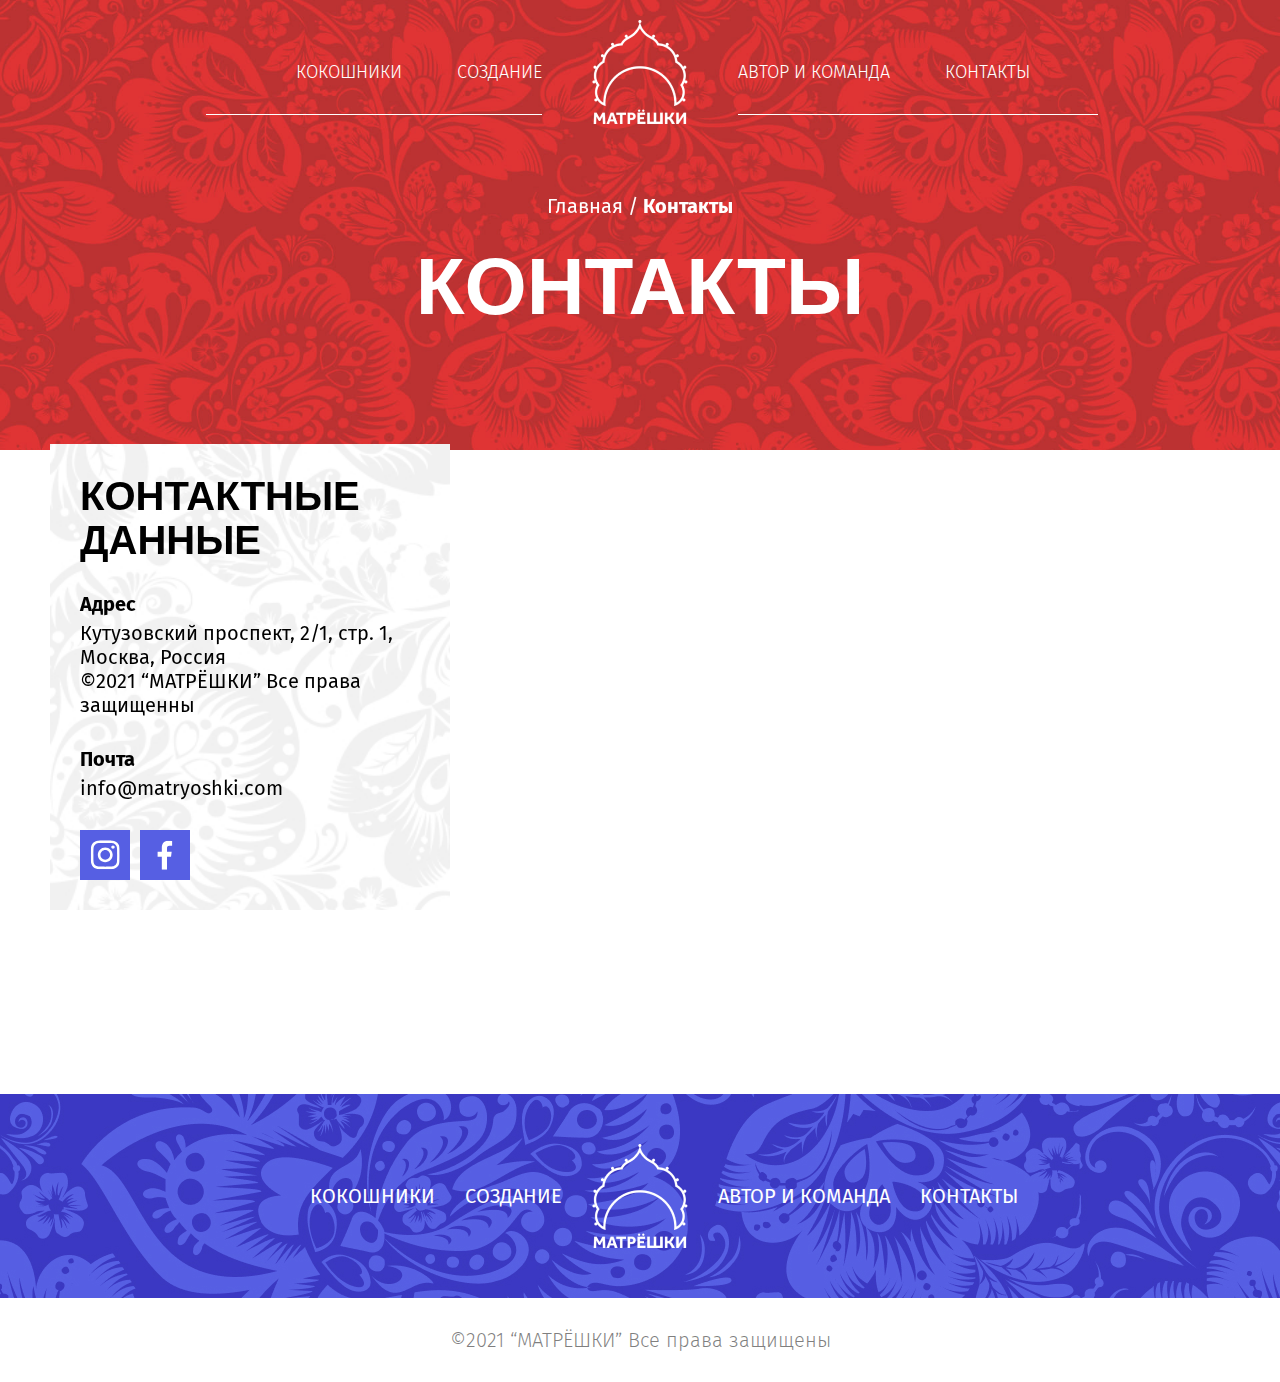
<file: contacts.html>
<!DOCTYPE html>
<html lang="ru">
 <head>
	<title>Главная</title>
	<meta charset="UTF-8">
	<meta name="format-detection" content="telephone=no">
	<link rel="stylesheet" href="css/style.min.css">
	<link rel="shortcut icon" href="favicon.ico">
	<!-- <meta name="robots" content="noindex, nofollow"> -->
	<!-- <meta name="viewport" content="width=device-width, initial-scale=1.0, maximum-scale=1.0, user-scalable=0"> -->
	<meta name="viewport" content="width=device-width, initial-scale=1.0">
</head>

<body>
	<div class="wrapper">
		<header class="header">
	<div class="header__container _container">
		<div class="header__menu menu">
			<div class="menu__icon icon-menu">

			</div>
			<nav class="menu__body">
				<ul class="menu__list">
					<li><a href="cocosh.html" class="menu__link">КОКОШНИКИ</a></li>
					<li><a href="craft.html" class="menu__link">Создание</a></li>
				</ul>
				<div class="header-logo">
					<a href="index.html" class="header-logo__link"><img src="img/logo.png" alt="Logo"></a>
				</div>
				<ul class="menu__list">
					<li><a href="author.html" class="menu__link">АВТОР И КОМАНДА</a></li>
					<li><a href="contacts.html" class="menu__link">КОНТАКТЫ</a></li>
				</ul>
			</nav>
		</div>
	</div>
	<div class="header-logo__mobile">
		<a href="index.html" class="header-logo__link"><img src="img/logo.png" alt="Logo"></a>
	</div>
</header>
		<main class="page">
			<section class="contacts-sec _container">
				<div class="author-bg">
				</div>
				<div class="breadcrumbs" data-aos="fade-right" data-aos-duration="1500">
					<a href="index.html">Главная</a> / <span>Контакты</span>
				</div>
				<div class="cocosh-sec__title" data-aos="fade-left" data-aos-duration="1500">
					Контакты
				</div>
			</section>
			<section class="contacts">
				<iframe
					src="https://www.google.com/maps/embed?pb=!1m18!1m12!1m3!1d2245.414024452002!2d37.56284981539106!3d55.75130969957532!2m3!1f0!2f0!3f0!3m2!1i1024!2i768!4f13.1!3m3!1m2!1s0x46b54bc8d7d96623%3A0x6f22f990fd63505f!2z0JrRg9GC0YPQt9C-0LLRgdC60LjQuSDQv9GA0L7RgdC_LiwgMi8xINGB0YLRgNC-0LXQvdC40LUgMSwg0JzQvtGB0LrQstCwLCDQoNC-0YHRgdC40Y8sIDEyMTI0OA!5e0!3m2!1sru!2spl!4v1629962506350!5m2!1sru!2spl"
					width="100%" height="100%" style="border:0;" allowfullscreen="" loading="lazy"></iframe>
				<div class="form-contacts _main" data-aos="flip-up" data-aos-duration="1500">
					<div class="form-title">
						КОНТАКТНЫЕ ДАННЫЕ
					</div>
					<div class="form-item">
						<div class="form-subtitle">
							Адрес
						</div>
						<div class="form-text">
							Кутузовский проспект, 2/1, стр. 1, Москва, Россия<br>
							©2021 “МАТРЁШКИ” Все права защищенны
						</div>
					</div>
					<div class="form-item">
						<div class="form-subtitle">
							Почта
						</div>
						<div class="form-text">
							<a href="mailto:info@matryoshki.com">info@matryoshki.com</a>
						</div>
					</div>
					<div class="form-links">
						<div class="form-links__item _main-item">
							<a href="#" target="_blank"><img src="img/main/icons/inst.svg" alt=""></a>
						</div>
						<div class="form-links__item _main-item">
							<a href="#" target="_blank"><img src="img/main/icons/fb.svg" alt=""></a>
						</div>
					</div>
				</div>
			</section>
		</main>
		<footer class="footer">
	<div class="footer-top">
		<div class="footer__container _container">
			<ul class="footer__list">
				<li><a href="cocosh.html" class="footer__link">КОКОШНИКИ</a></li>
				<li><a href="craft.html" class="footer__link">Создание</a></li>
			</ul>
			<div class="footer-logo">
				<a href="index.html" class="footer-logo__link"><img src="img/logo.png" alt="Logo"></a>
			</div>
			<ul class="footer__list">
				<li><a href="author.html" class="footer__link">АВТОР И КОМАНДА</a></li>
				<li><a href="contacts.html" class="footer__link">КОНТАКТЫ</a></li>
			</ul>
		</div>
	</div>
	<div class="footer-bottom">
		©2021 “МАТРЁШКИ” Все права защищены
	</div>
	<a id="gotop" class="scrollTop" href="#">
		<img src="img/main/arrow.png" alt="Arrow">
	</a>
</footer>
	</div>
	<script src="js/vendors.min.js"></script>
<script src="js/app.min.js"></script>
<script>
	AOS.init();
</script>
</body>

</html>
</file>
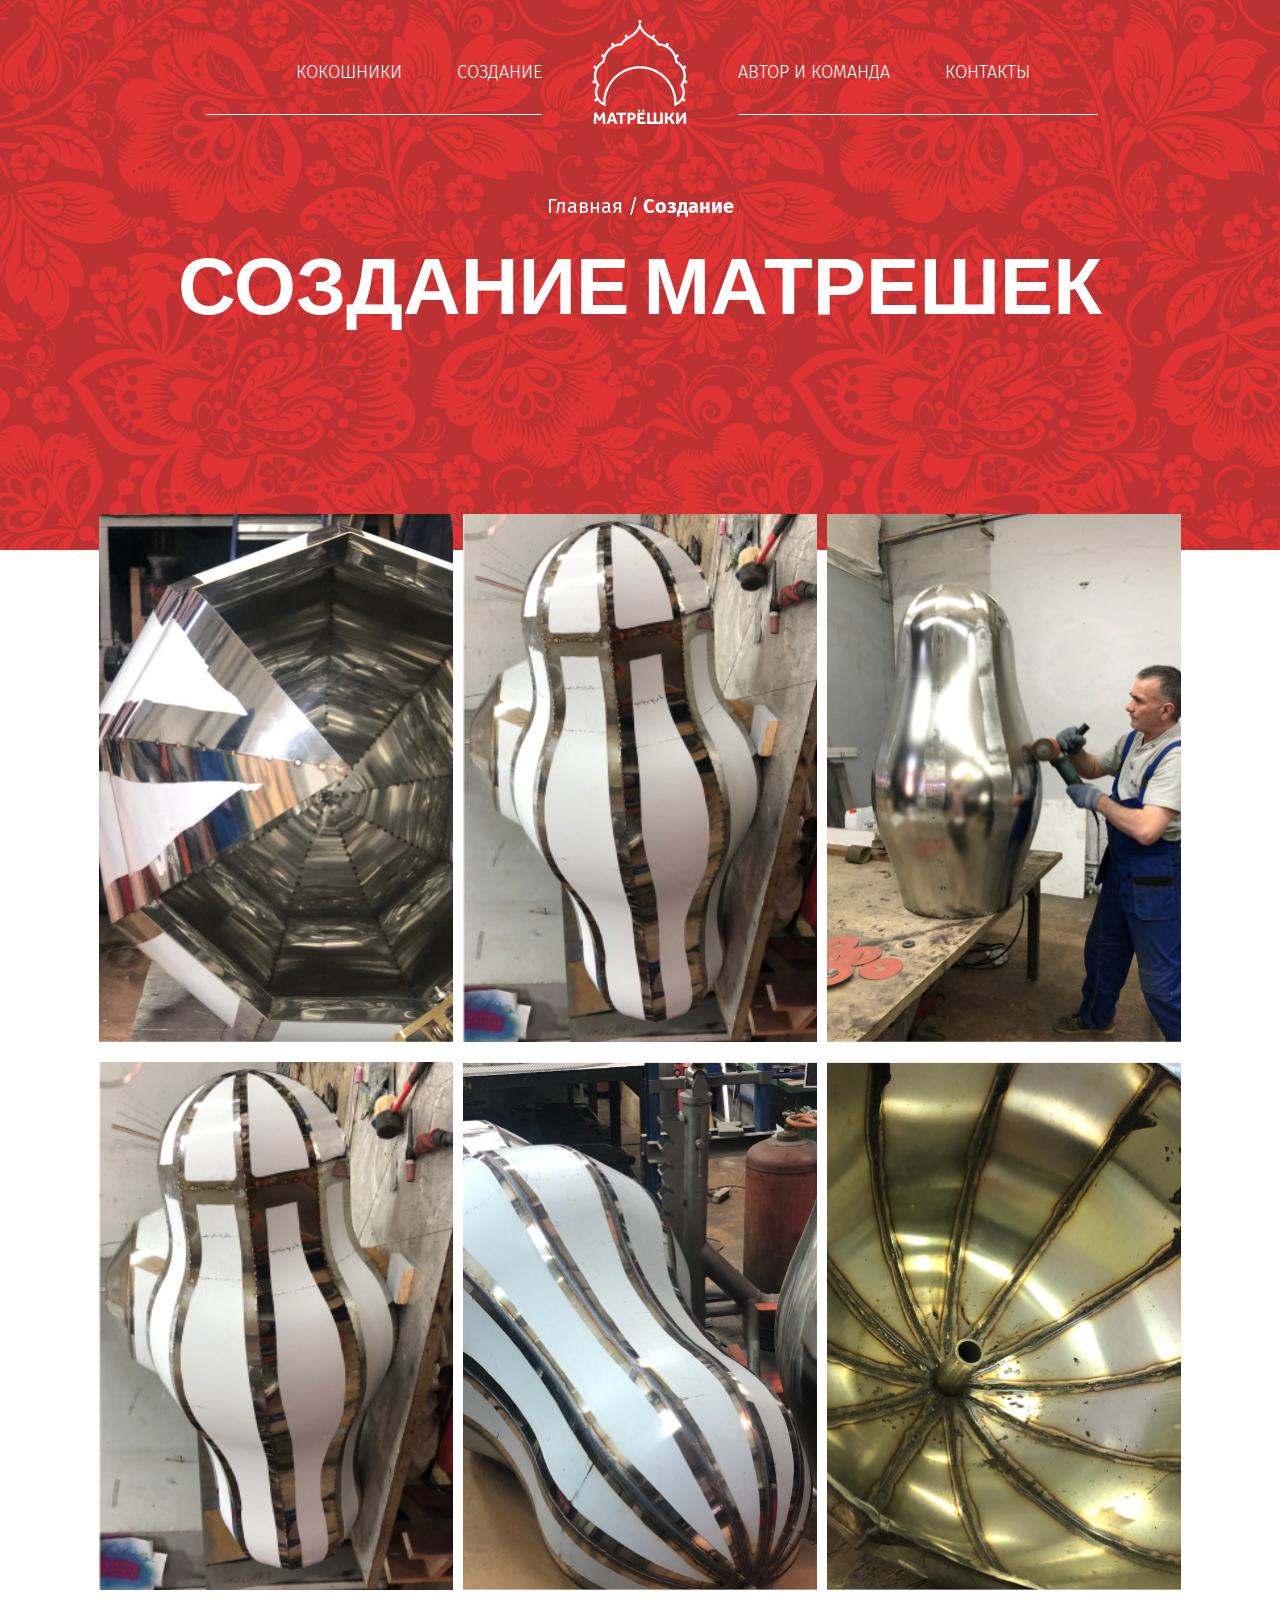
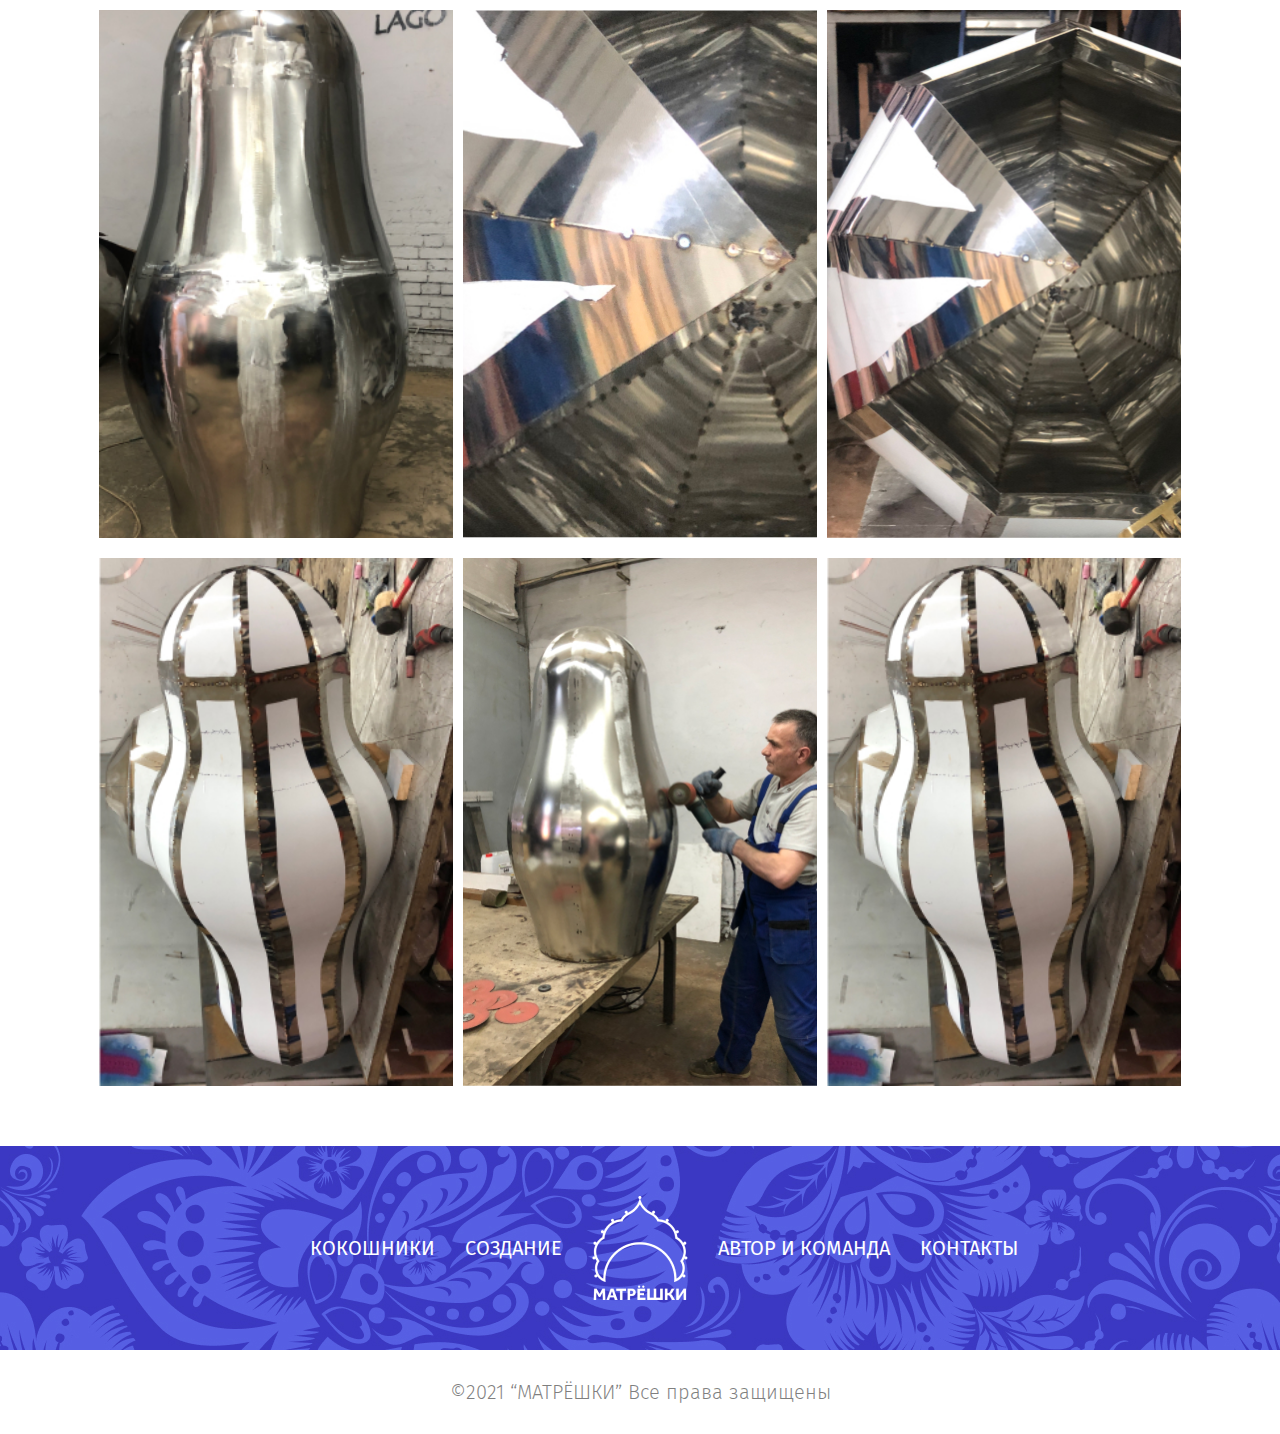
<file: craft.html>
<!DOCTYPE html>
<html lang="ru">
 <head>
	<title>Главная</title>
	<meta charset="UTF-8">
	<meta name="format-detection" content="telephone=no">
	<link rel="stylesheet" href="css/style.min.css">
	<link rel="shortcut icon" href="favicon.ico">
	<!-- <meta name="robots" content="noindex, nofollow"> -->
	<!-- <meta name="viewport" content="width=device-width, initial-scale=1.0, maximum-scale=1.0, user-scalable=0"> -->
	<meta name="viewport" content="width=device-width, initial-scale=1.0">
</head>

<body>
	<div class="wrapper">
		<header class="header">
	<div class="header__container _container">
		<div class="header__menu menu">
			<div class="menu__icon icon-menu">

			</div>
			<nav class="menu__body">
				<ul class="menu__list">
					<li><a href="cocosh.html" class="menu__link">КОКОШНИКИ</a></li>
					<li><a href="craft.html" class="menu__link">Создание</a></li>
				</ul>
				<div class="header-logo">
					<a href="index.html" class="header-logo__link"><img src="img/logo.png" alt="Logo"></a>
				</div>
				<ul class="menu__list">
					<li><a href="author.html" class="menu__link">АВТОР И КОМАНДА</a></li>
					<li><a href="contacts.html" class="menu__link">КОНТАКТЫ</a></li>
				</ul>
			</nav>
		</div>
	</div>
	<div class="header-logo__mobile">
		<a href="index.html" class="header-logo__link"><img src="img/logo.png" alt="Logo"></a>
	</div>
</header>
		<main class="page">
			<section class="author-sec _container">
				<div class="craft-bg">
				</div>
				<div class="breadcrumbs" data-aos="fade-right" data-aos-duration="1500">
					<a href="index.html">Главная</a> / <span>Создание</span>
				</div>
				<div class="cocosh-sec__title" data-aos="fade-left" data-aos-duration="1500">
					Создание матрешек
				</div>
			</section>
			<section class="craft">
				<div class="craft-container _gallery" data-aos="flip-down" data-aos-duration="1500">
					<div class="craft-item hide-item">
						<a href="img/main/craft/01.jpg">
							<img src="img/main/craft/01.jpg" alt="">
						</a>
					</div>
					<div class="craft-item hide-item">
						<a href="img/main/craft/02.jpg">
							<img src="img/main/craft/02.jpg" alt="">
						</a>
					</div>
					<div class="craft-item hide-item">
						<a href="img/main/craft/03.jpg">
							<img src="img/main/craft/03.jpg" alt="">
						</a>
					</div>
					<div class="craft-item hide-item">
						<a href="img/main/craft/02.jpg">
							<img src="img/main/craft/02.jpg" alt="">
						</a>
					</div>
					<div class="craft-item hide-item">
						<a href="img/main/craft/04.jpg">
							<img src="img/main/craft/04.jpg" alt="">
						</a>
					</div>
					<div class="craft-item hide-item">
						<a href="img/main/craft/05.jpg">
							<img src="img/main/craft/05.jpg" alt="">
						</a>
					</div>
					<div class="craft-item hide-item">
						<a href="img/main/craft/06.jpg">
							<img src="img/main/craft/06.jpg" alt="">
						</a>
					</div>
					<div class="craft-item hide-item">
						<a href="img/main/craft/07.jpg">
							<img src="img/main/craft/07.jpg" alt="">
						</a>
					</div>
					<div class="craft-item hide-item">
						<a href="img/main/craft/01.jpg">
							<img src="img/main/craft/01.jpg" alt="">
						</a>
					</div>
					<div class="craft-item hide-item">
						<a href="img/main/craft/02.jpg">
							<img src="img/main/craft/02.jpg" alt="">
						</a>
					</div>
					<div class="craft-item hide-item">
						<a href="img/main/craft/03.jpg">
							<img src="img/main/craft/03.jpg" alt="">
						</a>
					</div>
					<div class="craft-item hide-item">
						<a href="img/main/craft/02.jpg">
							<img src="img/main/craft/02.jpg" alt="">
						</a>
					</div>
					<div id="show">
						Показать еще
					</div>
				</div>
			</section>
		</main>
		<footer class="footer">
	<div class="footer-top">
		<div class="footer__container _container">
			<ul class="footer__list">
				<li><a href="cocosh.html" class="footer__link">КОКОШНИКИ</a></li>
				<li><a href="craft.html" class="footer__link">Создание</a></li>
			</ul>
			<div class="footer-logo">
				<a href="index.html" class="footer-logo__link"><img src="img/logo.png" alt="Logo"></a>
			</div>
			<ul class="footer__list">
				<li><a href="author.html" class="footer__link">АВТОР И КОМАНДА</a></li>
				<li><a href="contacts.html" class="footer__link">КОНТАКТЫ</a></li>
			</ul>
		</div>
	</div>
	<div class="footer-bottom">
		©2021 “МАТРЁШКИ” Все права защищены
	</div>
	<a id="gotop" class="scrollTop" href="#">
		<img src="img/main/arrow.png" alt="Arrow">
	</a>
</footer>
	</div>
	<script src="js/vendors.min.js"></script>
<script src="js/app.min.js"></script>
<script>
	AOS.init();
</script>
</body>

</html>
</file>
<file: css/style.min.css>
@charset "UTF-8";
@import url(https://fonts.googleapis.com/css?family=Fira+Sans:300,300italic,regular,italic,700,700italic&display=swap&subset=cyrillic-ext);
@font-face {
  font-family: "Effra-Bold";
  font-display: swap;
  src: url("../fonts/Effra-Bold.woff2") format("woff2"), url("../fonts/Effra-Bold.woff") format("woff");
  font-weight: 400;
  font-style: normal;
}
@font-face {
  font-family: "Effra-BoldItalic";
  font-display: swap;
  src: url("../fonts/Effra-BoldItalic.woff2") format("woff2"), url("../fonts/Effra-BoldItalic.woff") format("woff");
  font-weight: 400;
  font-style: normal;
}
@font-face {
  font-family: "Effra-Heavy";
  font-display: swap;
  src: url("../fonts/Effra-Heavy.woff2") format("woff2"), url("../fonts/Effra-Heavy.woff") format("woff");
  font-weight: 400;
  font-style: normal;
}
@font-face {
  font-family: "Effra-Italic";
  font-display: swap;
  src: url("../fonts/Effra-Italic.woff2") format("woff2"), url("../fonts/Effra-Italic.woff") format("woff");
  font-weight: 400;
  font-style: normal;
}
@font-face {
  font-family: "Effra-Light";
  font-display: swap;
  src: url("../fonts/Effra-Light.woff2") format("woff2"), url("../fonts/Effra-Light.woff") format("woff");
  font-weight: 400;
  font-style: normal;
}
@font-face {
  font-family: "Effra-LightItalic";
  font-display: swap;
  src: url("../fonts/Effra-LightItalic.woff2") format("woff2"), url("../fonts/Effra-LightItalic.woff") format("woff");
  font-weight: 400;
  font-style: normal;
}
@font-face {
  font-family: "Effra-Medium";
  font-display: swap;
  src: url("../fonts/Effra-Medium.woff2") format("woff2"), url("../fonts/Effra-Medium.woff") format("woff");
  font-weight: 400;
  font-style: normal;
}
@font-face {
  font-family: "Effra-MediumItalic";
  font-display: swap;
  src: url("../fonts/Effra-MediumItalic.woff2") format("woff2"), url("../fonts/Effra-MediumItalic.woff") format("woff");
  font-weight: 400;
  font-style: normal;
}
@font-face {
  font-family: "Effra";
  font-display: swap;
  src: url("../fonts/Effra.woff2") format("woff2"), url("../fonts/Effra.woff") format("woff");
  font-weight: 400;
  font-style: normal;
}
@font-face {
  font-family: "EffraHeavy-Italic";
  font-display: swap;
  src: url("../fonts/EffraHeavy-Italic.woff2") format("woff2"), url("../fonts/EffraHeavy-Italic.woff") format("woff");
  font-weight: 400;
  font-style: normal;
}
* {
  padding: 0px;
  margin: 0px;
  border: 0px;
}

*,
*:before,
*:after {
  -moz-box-sizing: border-box;
  -webkit-box-sizing: border-box;
  box-sizing: border-box;
}

aside,
nav,
footer,
header,
section {
  display: block;
}

html {
  font-size: 18px;
}

html,
body {
  height: 100%;
  min-width: 320px;
}

body {
  line-height: 1;
  font-family: Fira Sans;
  -ms-text-size-adjust: 100%;
  -moz-text-size-adjust: 100%;
  -webkit-text-size-adjust: 100%;
}

input,
button,
textarea {
  font-family: Fira Sans;
  font-size: inherit;
}

input::-ms-clear {
  display: none;
}

button {
  cursor: pointer;
  background-color: inherit;
}

button::-moz-focus-inner {
  padding: 0;
  border: 0;
}

a,
a:visited {
  text-decoration: none;
}

a:hover {
  text-decoration: none;
}

ul li {
  list-style: none;
}

img {
  vertical-align: top;
}

h1,
h2,
h3,
h4,
h5,
h6 {
  font-weight: inherit;
  font-size: inherit;
}

/*
&::-webkit-scrollbar {
	display: none;
}
*/
body {
  color: #000;
}
body._lock {
  overflow: hidden;
}

.wrapper {
  width: 100%;
  min-height: 100%;
  overflow: hidden;
  display: flex;
  flex-direction: column;
}

._container {
  max-width: 1497px;
  margin: 0 auto;
  padding-left: 10px;
  padding-right: 10px;
}
@media (max-width: 1509px) {
  ._container {
    max-width: 970px;
  }
}
@media (max-width: 991.98px) {
  ._container {
    max-width: 750px;
  }
}
@media (max-width: 767.98px) {
  ._container {
    max-width: none;
  }
}

.button {
  display: inline-flex;
  padding: 0px 0px;
}
.button._fw {
  width: 100%;
}

.select {
  position: relative;
}
.select__item {
  position: relative;
}
.select__title {
  color: #000;
  border: 1px solid #d9d9d9;
  background-color: #fff;
  cursor: pointer;
  border-radius: 4px;
}
@media (max-width: 991.98px) {
  .select__title {
    font-size: 18px;
  }
}
.select__value {
  display: flex;
  font-size: 14px;
  height: 30px;
  padding: 0px 15px;
  align-items: center;
  justify-content: space-between;
  flex-direction: row-reverse;
}
.select__value span {
  height: 1em;
  overflow: hidden;
  display: -webkit-box;
  -webkit-line-clamp: 1;
  -webkit-box-orient: vertical;
}
.select__value:before {
  content: "";
  display: inline-block;
  transition: all 0.3s ease 0s;
  width: 11px;
  height: 7px;
  background: url("../img/icons/select.svg") center/100% no-repeat;
}
.select__input {
  width: 100%;
  background-color: transparent;
  height: 100%;
}
.select__options {
  color: #000;
  position: absolute;
  top: 29px;
  border-radius: 0 0 4px 4px;
  min-width: 100%;
  left: 0;
  background-color: #fff;
  border-top: 0;
  border: 1px solid #d9d9d9;
  border-top: 0;
  font-size: 14px;
  padding: 10px 0px 5px 0px;
}
@media (max-width: 991.98px) {
  .select__options {
    font-size: 18px;
  }
}
.select__option {
  cursor: pointer;
  padding: 5px 15px;
  margin: 0px 0px 0px 0px;
}
@media (min-width: 992px) {
  .select__option:hover {
    background: #d9d9d9;
  }
}
.select._active {
  z-index: 5;
}
.select._active .select__value:before {
  transform: rotate(-180deg);
}
.select._active .select__options {
  display: block;
}

input[type=text],
input[type=email],
input[type=tel],
textarea {
  -webkit-appearance: none;
  -moz-appearance: none;
  appearance: none;
}
input[type=text]:focus,
input[type=email]:focus,
input[type=tel]:focus,
textarea:focus {
  outline: none;
}

.input {
  border-radius: 0 !important;
  width: 100%;
  display: block;
  padding: 0px 20px;
}
textarea.input {
  resize: none;
  padding: 0px 0px;
}

.checkbox {
  position: relative;
}
.checkbox__input {
  position: absolute;
  width: 0;
  height: 0;
  opacity: 0;
  visibility: hidden;
}
.checkbox__input:checked + .checkbox__text:before {
  background: #fff url("../img/icons/check.svg") center no-repeat;
}
.checkbox__text {
  display: inline-flex;
  align-items: center;
  position: relative;
  font-size: 16px;
  color: #ffffff;
  letter-spacing: -0.3px;
  line-height: calc(20 / 16);
  cursor: pointer;
}
.checkbox__text:before {
  content: "";
  align-self: flex-start;
  margin: 0px 14px 0px 0px;
  flex: 0 0 20px;
  left: 0;
  top: 0;
  width: 20px;
  height: 18px;
  background: #fff;
  border: 1px solid #a7a9ac;
}
.checkbox a {
  color: #fff;
  text-decoration: underline;
}
@media (min-width: 992px) {
  .checkbox a:hover {
    text-decoration: none;
  }
}
.checkbox._error .checkbox__text:before {
  border: 1px solid #ee1212;
}

.options {
  display: flex;
  flex-direction: column;
  align-items: flex-start;
}
.options__item {
  position: relative;
  cursor: pointer;
}
.options__input {
  position: absolute;
  width: 0;
  height: 0;
  opacity: 0;
  left: 0;
  top: 0;
  visibility: hidden;
}
.options__input:checked + .options__text:after {
  transform: scale(1);
}
.options__text {
  display: inline-flex;
  align-items: center;
  position: relative;
  font-size: 16px;
  color: #ffffff;
  letter-spacing: -0.3px;
  line-height: calc(20 / 16);
}
.options__text:before {
  content: "";
  align-self: flex-start;
  margin: 0px 14px 0px 0px;
  flex: 0 0 20px;
  left: 0;
  top: 0;
  border-radius: 50%;
  width: 20px;
  height: 18px;
  background: #fff;
  border: 1px solid #a7a9ac;
}
.options__text:after {
  content: "";
  transition: all 0.3s ease 0s;
  transform: scale(0);
  width: 10px;
  height: 10px;
  border-radius: 50%;
  background-color: #77243a;
  position: absolute;
  left: 5px;
  top: 4px;
}

.rating {
  display: flex;
  align-items: flex-end;
  font-size: 40px;
  line-height: 0.75;
  transition: opacity 0.3s ease 0s;
}

.rating.rating_sending {
  opacity: 0.2;
}

.rating.rating_set .rating__active,
.rating.rating_set .rating__item {
  cursor: pointer;
}

.rating__body {
  position: relative;
}

.rating__body::before {
  content: "★★★★★";
  display: block;
}

.rating__active {
  position: absolute;
  width: 0%;
  height: 100%;
  top: 0;
  left: 0;
  overflow: hidden;
}

.rating__active::before {
  content: "★★★★★";
  position: absolute;
  width: 100%;
  height: 100%;
  top: 0;
  left: 0;
  color: #ffd300;
}

.rating__items {
  display: flex;
  position: absolute;
  width: 100%;
  height: 100%;
  top: 0;
  left: 0;
}

.rating__item {
  flex: 0 0 20%;
  height: 100%;
  opacity: 0;
}

.rating__value {
  font-size: 50%;
  line-height: 1;
  padding: 0px 0px 0px 10px;
}

.quantity {
  width: 88px;
  height: 40px;
  display: flex;
  border: 1px solid rgba(166, 166, 166, 0.45);
}
.quantity__button {
  flex: 0 0 30px;
  position: relative;
  cursor: pointer;
}
.quantity__button::before, .quantity__button::after {
  content: "";
  position: absolute;
  top: 50%;
  left: 50%;
  transition: all 0.3s ease 0s;
  margin: 0px 0px 0px -4.5px;
  background-color: #a6a6a6;
  width: 9px;
  height: 1px;
}
@media (min-width: 991.98px) {
  .quantity__button:hover::before, .quantity__button:hover::after {
    background-color: rgba(0, 0, 0, 0.5);
  }
}
.quantity__button_plus::before {
  transform: rotate(-90deg);
}
.quantity__input {
  flex: 1 1 auto;
}
.quantity__input input {
  height: 100%;
  color: #a6a6a6;
  font-size: 12px;
  width: 100%;
  text-align: center;
}

.row:after {
  display: block;
  content: "";
  clear: both;
}

.rub:after {
  content: "₽";
}

ol.counter {
  list-style-type: none;
  counter-reset: item;
}
ol.counter li {
  position: relative;
  padding: 0px 0px 0px 45px;
}
ol.counter li:before {
  counter-increment: item;
  content: counter(item);
  position: absolute;
  left: 0;
  top: 0;
  color: #818181;
  font-size: 14px;
  font-weight: 700;
  text-align: center;
  line-height: 26px;
  border-radius: 50%;
  width: 28px;
  height: 28px;
  border: 1px solid #4274bb;
}

.ellipsis {
  display: block;
  overflow: hidden;
  width: 100%;
  white-space: nowrap;
  text-overflow: ellipsis;
}

.es {
  overflow: hidden;
  white-space: nowrap;
  text-overflow: ellipsis;
}

.table {
  display: table;
  font-size: 0;
  width: 100%;
}

.trow {
  display: table-row;
}

.cell {
  display: table-cell;
}
.cell.full {
  width: 100%;
}

._ibg {
  position: relative;
}
._ibg img {
  position: absolute;
  width: 100%;
  height: 100%;
  top: 0;
  left: 0;
  object-fit: cover;
}

body.ie ._ibg {
  background-position: center;
  background-size: cover;
  background-repeat: no-repeat;
}
body.ie ._ibg img {
  width: 0;
  height: 0;
  opacity: 0;
  visibility: hidden;
}

._video {
  position: relative;
  overflow: hidden;
  height: 0;
  padding-bottom: 56.25%;
}
._video video,
._video iframe,
._video object,
._video embed {
  position: absolute;
  top: 0;
  left: 0;
  width: 100%;
  height: 100%;
}

.videobg video,
.videobg iframe,
.videobg object,
.videobg embed {
  position: fixed;
  top: 50%;
  left: 50%;
  min-width: 100%;
  min-height: 100%;
  width: auto;
  height: auto;
  z-index: -100;
  transform: translateX(-50%) translateY(-50%);
  background-size: cover;
}

._more-content {
  transition: all 0.3s ease 0s;
  overflow: hidden;
}

._more-link {
  cursor: pointer;
}
._more-link span {
  font-style: normal;
}
._more-link span:first-child {
  display: block;
}
._more-link span:last-child {
  display: none;
}
._more-link._active span {
  font-style: normal;
}
._more-link._active span:first-child {
  display: none;
}
._more-link._active span:last-child {
  display: block;
}

#map {
  background: url("../img/icons/loading.gif") center/50px no-repeat;
}

._swiper {
  overflow: hidden;
}
._swiper .swiper-wrapper {
  width: 100%;
  height: 100%;
  box-sizing: content-box;
  display: flex;
  position: relative;
}
._swiper.swiper-container-vertical .swiper-wrapper {
  flex-direction: column;
}
._swiper.swiper-container-autoheight .swiper-wrapper {
  align-items: flex-start;
}

.swiper-container-initialized .swiper-slide {
  flex-shrink: 0;
}

.swiper-container-android .swiper-slide,
.swiper-container-android .swiper-wrapper {
  transform: translate3d(0px, 0, 0);
}

.swiper-button-lock {
  display: none !important;
}

._tabs-block {
  display: none;
}
._tabs-block._active {
  display: block;
}

.mirror {
  transform: scale(-1, 1);
}

.nicescroll-rails {
  z-index: 1000 !important;
}

._custom-scroll {
  position: fixed;
  right: 0;
  top: 0;
  width: 3px;
  height: 100%;
  z-index: 1000;
}
._custom-scroll__line {
  background-color: rgba(0, 0, 0, 0.5);
  border-radius: 3px 0 0 3px;
  position: relative;
  left: 0;
  top: 0;
  width: 100%;
}

.lg-actions .lg-next,
.lg-actions .lg-prev {
  background-color: rgba(0, 0, 0, 0.45);
  border-radius: 2px;
  color: #999;
  cursor: pointer;
  display: block;
  margin-top: -10px;
  position: absolute;
  display: block;
  width: 20px;
  height: 36px;
  top: 50%;
  transform: translate(0px, -50%);
  z-index: 1080;
}

.lg-actions .lg-next.disabled,
.lg-actions .lg-prev.disabled {
  pointer-events: none;
  opacity: 0.5;
}

.lg-actions .lg-next:hover,
.lg-actions .lg-prev:hover {
  color: #fff;
}

.lg-actions .lg-next {
  right: 20px;
  background: url("../img/icons/p-right.svg") 0 0/100% no-repeat;
}

.lg-actions .lg-prev {
  left: 20px;
  background: url("../img/icons/p-left.svg") 0 0/100% no-repeat;
}

@keyframes lg-right-end {
  0% {
    left: 0;
  }
  50% {
    left: -30px;
  }
  100% {
    left: 0;
  }
}
@keyframes lg-left-end {
  0% {
    left: 0;
  }
  50% {
    left: 30px;
  }
  100% {
    left: 0;
  }
}
.lg-outer.lg-right-end .lg-object {
  -webkit-animation: lg-right-end 0.3s;
  -o-animation: lg-right-end 0.3s;
  animation: lg-right-end 0.3s;
  position: relative;
}

.lg-outer.lg-left-end .lg-object {
  -webkit-animation: lg-left-end 0.3s;
  -o-animation: lg-left-end 0.3s;
  animation: lg-left-end 0.3s;
  position: relative;
}

.lg-toolbar {
  z-index: 1082;
  left: 0;
  position: absolute;
  top: 0;
  width: 100%;
  background-color: rgba(0, 0, 0, 0.45);
}

.lg-toolbar .lg-icon {
  color: #999;
  cursor: pointer;
  float: right;
  font-size: 24px;
  height: 47px;
  line-height: 27px;
  padding: 10px 0;
  text-align: center;
  width: 50px;
  text-decoration: none !important;
  outline: medium none;
  -webkit-transition: color 0.2s linear;
  -o-transition: color 0.2s linear;
  transition: color 0.2s linear;
}

.lg-toolbar .lg-icon:hover {
  color: #fff;
}

.lg-toolbar .lg-close {
  background: url("../img/icons/close.svg") center no-repeat;
}

.lg-toolbar .lg-download {
  display: none;
}

.lg-sub-html {
  background-color: rgba(0, 0, 0, 0.45);
  bottom: 0;
  color: #eee;
  font-size: 16px;
  left: 0;
  padding: 10px 40px;
  position: fixed;
  right: 0;
  text-align: center;
  z-index: 1080;
}

.lg-sub-html h4 {
  margin: 0;
  font-size: 13px;
  font-weight: bold;
}

.lg-sub-html p {
  font-size: 12px;
  margin: 5px 0 0;
}

#lg-counter {
  color: #999;
  display: inline-block;
  font-size: 16px;
  padding-left: 20px;
  padding-top: 12px;
  vertical-align: middle;
}

.lg-toolbar,
.lg-prev,
.lg-next {
  opacity: 1;
  -webkit-transition: -webkit-transform 0.35s cubic-bezier(0, 0, 0.25, 1) 0s, opacity 0.35s cubic-bezier(0, 0, 0.25, 1) 0s, color 0.2s linear;
  -moz-transition: -moz-transform 0.35s cubic-bezier(0, 0, 0.25, 1) 0s, opacity 0.35s cubic-bezier(0, 0, 0.25, 1) 0s, color 0.2s linear;
  -o-transition: -o-transform 0.35s cubic-bezier(0, 0, 0.25, 1) 0s, opacity 0.35s cubic-bezier(0, 0, 0.25, 1) 0s, color 0.2s linear;
  transition: transform 0.35s cubic-bezier(0, 0, 0.25, 1) 0s, opacity 0.35s cubic-bezier(0, 0, 0.25, 1) 0s, color 0.2s linear;
}

.lg-hide-items .lg-prev {
  opacity: 0;
  -webkit-transform: translate3d(-10px, 0, 0);
  transform: translate3d(-10px, 0, 0);
}

.lg-hide-items .lg-next {
  opacity: 0;
  -webkit-transform: translate3d(10px, 0, 0);
  transform: translate3d(10px, 0, 0);
}

.lg-hide-items .lg-toolbar {
  opacity: 0;
  -webkit-transform: translate3d(0, -10px, 0);
  transform: translate3d(0, -10px, 0);
}

body:not(.lg-from-hash) .lg-outer.lg-start-zoom .lg-object {
  -webkit-transform: scale3d(0.5, 0.5, 0.5);
  transform: scale3d(0.5, 0.5, 0.5);
  opacity: 0;
  -webkit-transition: -webkit-transform 250ms cubic-bezier(0, 0, 0.25, 1) 0s, opacity 250ms cubic-bezier(0, 0, 0.25, 1) !important;
  -moz-transition: -moz-transform 250ms cubic-bezier(0, 0, 0.25, 1) 0s, opacity 250ms cubic-bezier(0, 0, 0.25, 1) !important;
  -o-transition: -o-transform 250ms cubic-bezier(0, 0, 0.25, 1) 0s, opacity 250ms cubic-bezier(0, 0, 0.25, 1) !important;
  transition: transform 250ms cubic-bezier(0, 0, 0.25, 1) 0s, opacity 250ms cubic-bezier(0, 0, 0.25, 1) !important;
  -webkit-transform-origin: 50% 50%;
  -moz-transform-origin: 50% 50%;
  -ms-transform-origin: 50% 50%;
  transform-origin: 50% 50%;
}

body:not(.lg-from-hash) .lg-outer.lg-start-zoom .lg-item.lg-complete .lg-object {
  -webkit-transform: scale3d(1, 1, 1);
  transform: scale3d(1, 1, 1);
  opacity: 1;
}

.lg-outer .lg-thumb-outer {
  background-color: #0d0a0a;
  bottom: 0;
  position: absolute;
  width: 100%;
  z-index: 1080;
  max-height: 350px;
  -webkit-transform: translate3d(0, 100%, 0);
  transform: translate3d(0, 100%, 0);
  -webkit-transition: -webkit-transform 0.25s cubic-bezier(0, 0, 0.25, 1) 0s;
  -moz-transition: -moz-transform 0.25s cubic-bezier(0, 0, 0.25, 1) 0s;
  -o-transition: -o-transform 0.25s cubic-bezier(0, 0, 0.25, 1) 0s;
  transition: transform 0.25s cubic-bezier(0, 0, 0.25, 1) 0s;
}

.lg-outer .lg-thumb-outer.lg-grab .lg-thumb-item {
  cursor: -webkit-grab;
  cursor: -moz-grab;
  cursor: -o-grab;
  cursor: -ms-grab;
  cursor: grab;
}

.lg-outer .lg-thumb-outer.lg-grabbing .lg-thumb-item {
  cursor: move;
  cursor: -webkit-grabbing;
  cursor: -moz-grabbing;
  cursor: -o-grabbing;
  cursor: -ms-grabbing;
  cursor: grabbing;
}

.lg-outer .lg-thumb-outer.lg-dragging .lg-thumb {
  -webkit-transition-duration: 0s !important;
  transition-duration: 0s !important;
}

.lg-outer.lg-thumb-open .lg-thumb-outer {
  -webkit-transform: translate3d(0, 0%, 0);
  transform: translate3d(0, 0%, 0);
}

.lg-outer .lg-thumb {
  padding: 10px 0;
  height: 100%;
  margin-bottom: -5px;
}

.lg-outer .lg-thumb-item {
  border-radius: 5px;
  cursor: pointer;
  float: left;
  overflow: hidden;
  height: 100%;
  border: 2px solid #fff;
  border-radius: 4px;
  margin-bottom: 5px;
}

@media (min-width: 1025px) {
  .lg-outer .lg-thumb-item {
    -webkit-transition: border-color 0.25s ease;
    -o-transition: border-color 0.25s ease;
    transition: border-color 0.25s ease;
  }
}
.lg-outer .lg-thumb-item.active,
.lg-outer .lg-thumb-item:hover {
  border-color: #a90707;
}

.lg-outer .lg-thumb-item img {
  width: 100%;
  height: 100%;
  object-fit: cover;
}

.lg-outer.lg-has-thumb .lg-item {
  padding-bottom: 120px;
}

.lg-outer.lg-can-toggle .lg-item {
  padding-bottom: 0;
}

.lg-outer.lg-pull-caption-up .lg-sub-html {
  -webkit-transition: bottom 0.25s ease;
  -o-transition: bottom 0.25s ease;
  transition: bottom 0.25s ease;
}

.lg-outer.lg-pull-caption-up.lg-thumb-open .lg-sub-html {
  bottom: 100px;
}

.lg-outer .lg-toggle-thumb {
  background-color: #0d0a0a;
  border-radius: 2px 2px 0 0;
  color: #999;
  cursor: pointer;
  font-size: 24px;
  height: 39px;
  line-height: 27px;
  padding: 5px 0;
  position: absolute;
  right: 20px;
  text-align: center;
  top: -39px;
  width: 50px;
}

.lg-outer .lg-toggle-thumb:after {
  content: "\e1ff";
}

.lg-outer .lg-toggle-thumb:hover {
  color: #fff;
}

.lg-outer .lg-video-cont {
  display: inline-block;
  vertical-align: middle;
  max-width: 1140px;
  max-height: 100%;
  width: 100%;
  padding: 0 5px;
}

.lg-outer .lg-video {
  width: 100%;
  height: 0;
  padding-bottom: 56.25%;
  overflow: hidden;
  position: relative;
}

.lg-outer .lg-video .lg-object {
  display: inline-block;
  position: absolute;
  top: 0;
  left: 0;
  width: 100% !important;
  height: 100% !important;
}

.lg-outer .lg-video .lg-video-play {
  width: 84px;
  height: 59px;
  position: absolute;
  left: 50%;
  top: 50%;
  margin-left: -42px;
  margin-top: -30px;
  z-index: 1080;
  cursor: pointer;
}

.lg-outer .lg-has-vimeo .lg-video-play {
  background: url("../img/vimeo-play.png") no-repeat scroll 0 0 transparent;
}

.lg-outer .lg-has-vimeo:hover .lg-video-play {
  background: url("../img/vimeo-play.png") no-repeat scroll 0 -58px transparent;
}

.lg-outer .lg-has-html5 .lg-video-play {
  background: transparent url("../img/video-play.png") no-repeat scroll 0 0;
  height: 64px;
  margin-left: -32px;
  margin-top: -32px;
  width: 64px;
  opacity: 0.8;
}

.lg-outer .lg-has-html5:hover .lg-video-play {
  opacity: 1;
}

.lg-outer .lg-has-youtube .lg-video-play {
  background: url("../img/youtube-play.png") no-repeat scroll 0 0 transparent;
}

.lg-outer .lg-has-youtube:hover .lg-video-play {
  background: url("../img/youtube-play.png") no-repeat scroll 0 -60px transparent;
}

.lg-outer .lg-video-object {
  width: 100% !important;
  height: 100% !important;
  position: absolute;
  top: 0;
  left: 0;
}

.lg-outer .lg-has-video .lg-video-object {
  visibility: hidden;
}

.lg-outer .lg-has-video.lg-video-playing .lg-object,
.lg-outer .lg-has-video.lg-video-playing .lg-video-play {
  display: none;
}

.lg-outer .lg-has-video.lg-video-playing .lg-video-object {
  visibility: visible;
}

.lg-progress-bar {
  background-color: #333;
  height: 5px;
  left: 0;
  position: absolute;
  top: 0;
  width: 100%;
  z-index: 1083;
  opacity: 0;
  -webkit-transition: opacity 0.08s ease 0s;
  -moz-transition: opacity 0.08s ease 0s;
  -o-transition: opacity 0.08s ease 0s;
  transition: opacity 0.08s ease 0s;
}

.lg-progress-bar .lg-progress {
  background-color: #a90707;
  height: 5px;
  width: 0;
}

.lg-progress-bar.lg-start .lg-progress {
  width: 100%;
}

.lg-show-autoplay .lg-progress-bar {
  opacity: 1;
}

.lg-autoplay-button:after {
  content: "\e01d";
}

.lg-show-autoplay .lg-autoplay-button:after {
  content: "\e01a";
}

.lg-outer.lg-css3.lg-zoom-dragging .lg-item.lg-complete.lg-zoomable .lg-img-wrap,
.lg-outer.lg-css3.lg-zoom-dragging .lg-item.lg-complete.lg-zoomable .lg-image {
  -webkit-transition-duration: 0s;
  transition-duration: 0s;
}

.lg-outer.lg-use-transition-for-zoom .lg-item.lg-complete.lg-zoomable .lg-img-wrap {
  -webkit-transition: -webkit-transform 0.3s cubic-bezier(0, 0, 0.25, 1) 0s;
  -moz-transition: -moz-transform 0.3s cubic-bezier(0, 0, 0.25, 1) 0s;
  -o-transition: -o-transform 0.3s cubic-bezier(0, 0, 0.25, 1) 0s;
  transition: transform 0.3s cubic-bezier(0, 0, 0.25, 1) 0s;
}

.lg-outer.lg-use-left-for-zoom .lg-item.lg-complete.lg-zoomable .lg-img-wrap {
  -webkit-transition: left 0.3s cubic-bezier(0, 0, 0.25, 1) 0s, top 0.3s cubic-bezier(0, 0, 0.25, 1) 0s;
  -moz-transition: left 0.3s cubic-bezier(0, 0, 0.25, 1) 0s, top 0.3s cubic-bezier(0, 0, 0.25, 1) 0s;
  -o-transition: left 0.3s cubic-bezier(0, 0, 0.25, 1) 0s, top 0.3s cubic-bezier(0, 0, 0.25, 1) 0s;
  transition: left 0.3s cubic-bezier(0, 0, 0.25, 1) 0s, top 0.3s cubic-bezier(0, 0, 0.25, 1) 0s;
}

.lg-outer .lg-item.lg-complete.lg-zoomable .lg-img-wrap {
  -webkit-transform: translate3d(0, 0, 0);
  transform: translate3d(0, 0, 0);
  -webkit-backface-visibility: hidden;
  -moz-backface-visibility: hidden;
  backface-visibility: hidden;
}

.lg-outer .lg-item.lg-complete.lg-zoomable .lg-image {
  -webkit-transform: scale3d(1, 1, 1);
  transform: scale3d(1, 1, 1);
  -webkit-transition: -webkit-transform 0.3s cubic-bezier(0, 0, 0.25, 1) 0s, opacity 0.15s !important;
  -moz-transition: -moz-transform 0.3s cubic-bezier(0, 0, 0.25, 1) 0s, opacity 0.15s !important;
  -o-transition: -o-transform 0.3s cubic-bezier(0, 0, 0.25, 1) 0s, opacity 0.15s !important;
  transition: transform 0.3s cubic-bezier(0, 0, 0.25, 1) 0s, opacity 0.15s !important;
  -webkit-transform-origin: 0 0;
  -moz-transform-origin: 0 0;
  -ms-transform-origin: 0 0;
  transform-origin: 0 0;
  -webkit-backface-visibility: hidden;
  -moz-backface-visibility: hidden;
  backface-visibility: hidden;
}

#lg-zoom-in:after {
  content: "\e311";
}

#lg-actual-size {
  font-size: 20px;
}

#lg-actual-size:after {
  content: "\e033";
}

#lg-zoom-out {
  opacity: 0.5;
  pointer-events: none;
}

#lg-zoom-out:after {
  content: "\e312";
}

.lg-zoomed #lg-zoom-out {
  opacity: 1;
  pointer-events: auto;
}

.lg-outer .lg-pager-outer {
  bottom: 60px;
  left: 0;
  position: absolute;
  right: 0;
  text-align: center;
  z-index: 1080;
  height: 10px;
}

.lg-outer .lg-pager-outer.lg-pager-hover .lg-pager-cont {
  overflow: visible;
}

.lg-outer .lg-pager-cont {
  cursor: pointer;
  display: inline-block;
  overflow: hidden;
  position: relative;
  vertical-align: top;
  margin: 0 5px;
}

.lg-outer .lg-pager-cont:hover .lg-pager-thumb-cont {
  opacity: 1;
  -webkit-transform: translate3d(0, 0, 0);
  transform: translate3d(0, 0, 0);
}

.lg-outer .lg-pager-cont.lg-pager-active .lg-pager {
  box-shadow: 0 0 0 2px white inset;
}

.lg-outer .lg-pager-thumb-cont {
  background-color: #fff;
  color: #fff;
  bottom: 100%;
  height: 83px;
  left: 0;
  margin-bottom: 20px;
  margin-left: -60px;
  opacity: 0;
  padding: 5px;
  position: absolute;
  width: 120px;
  border-radius: 3px;
  -webkit-transition: opacity 0.15s ease 0s, -webkit-transform 0.15s ease 0s;
  -moz-transition: opacity 0.15s ease 0s, -moz-transform 0.15s ease 0s;
  -o-transition: opacity 0.15s ease 0s, -o-transform 0.15s ease 0s;
  transition: opacity 0.15s ease 0s, transform 0.15s ease 0s;
  -webkit-transform: translate3d(0, 5px, 0);
  transform: translate3d(0, 5px, 0);
}

.lg-outer .lg-pager-thumb-cont img {
  width: 100%;
  height: 100%;
}

.lg-outer .lg-pager {
  background-color: rgba(255, 255, 255, 0.5);
  border-radius: 50%;
  box-shadow: 0 0 0 8px rgba(255, 255, 255, 0.7) inset;
  display: block;
  height: 12px;
  -webkit-transition: box-shadow 0.3s ease 0s;
  -o-transition: box-shadow 0.3s ease 0s;
  transition: box-shadow 0.3s ease 0s;
  width: 12px;
}

.lg-outer .lg-pager:hover,
.lg-outer .lg-pager:focus {
  box-shadow: 0 0 0 8px white inset;
}

.lg-outer .lg-caret {
  border-left: 10px solid transparent;
  border-right: 10px solid transparent;
  border-top: 10px dashed;
  bottom: -10px;
  display: inline-block;
  height: 0;
  left: 50%;
  margin-left: -5px;
  position: absolute;
  vertical-align: middle;
  width: 0;
}

.lg-fullscreen:after {
  content: "\e20c";
}

.lg-fullscreen-on .lg-fullscreen:after {
  content: "\e20d";
}

.lg-outer #lg-dropdown-overlay {
  background-color: rgba(0, 0, 0, 0.25);
  bottom: 0;
  cursor: default;
  left: 0;
  position: fixed;
  right: 0;
  top: 0;
  z-index: 1081;
  opacity: 0;
  visibility: hidden;
  -webkit-transition: visibility 0s linear 0.18s, opacity 0.18s linear 0s;
  -o-transition: visibility 0s linear 0.18s, opacity 0.18s linear 0s;
  transition: visibility 0s linear 0.18s, opacity 0.18s linear 0s;
}

.lg-outer.lg-dropdown-active .lg-dropdown,
.lg-outer.lg-dropdown-active #lg-dropdown-overlay {
  -webkit-transition-delay: 0s;
  transition-delay: 0s;
  -moz-transform: translate3d(0, 0px, 0);
  -o-transform: translate3d(0, 0px, 0);
  -ms-transform: translate3d(0, 0px, 0);
  -webkit-transform: translate3d(0, 0px, 0);
  transform: translate3d(0, 0px, 0);
  opacity: 1;
  visibility: visible;
}

.lg-outer.lg-dropdown-active #lg-share {
  color: #fff;
}

.lg-outer .lg-dropdown {
  background-color: #fff;
  border-radius: 2px;
  font-size: 14px;
  list-style-type: none;
  margin: 0;
  padding: 10px 0;
  position: absolute;
  right: 0;
  text-align: left;
  top: 50px;
  opacity: 0;
  visibility: hidden;
  -moz-transform: translate3d(0, 5px, 0);
  -o-transform: translate3d(0, 5px, 0);
  -ms-transform: translate3d(0, 5px, 0);
  -webkit-transform: translate3d(0, 5px, 0);
  transform: translate3d(0, 5px, 0);
  -webkit-transition: -webkit-transform 0.18s linear 0s, visibility 0s linear 0.5s, opacity 0.18s linear 0s;
  -moz-transition: -moz-transform 0.18s linear 0s, visibility 0s linear 0.5s, opacity 0.18s linear 0s;
  -o-transition: -o-transform 0.18s linear 0s, visibility 0s linear 0.5s, opacity 0.18s linear 0s;
  transition: transform 0.18s linear 0s, visibility 0s linear 0.5s, opacity 0.18s linear 0s;
}

.lg-outer .lg-dropdown:after {
  content: "";
  display: block;
  height: 0;
  width: 0;
  position: absolute;
  border: 8px solid transparent;
  border-bottom-color: #fff;
  right: 16px;
  top: -16px;
}

.lg-outer .lg-dropdown > li:last-child {
  margin-bottom: 0px;
}

.lg-outer .lg-dropdown > li:hover a,
.lg-outer .lg-dropdown > li:hover .lg-icon {
  color: #333;
}

.lg-outer .lg-dropdown a {
  color: #333;
  display: block;
  white-space: pre;
  padding: 4px 12px;
  font-family: "Open Sans", "Helvetica Neue", Helvetica, Arial, sans-serif;
  font-size: 12px;
}

.lg-outer .lg-dropdown a:hover {
  background-color: rgba(0, 0, 0, 0.07);
}

.lg-outer .lg-dropdown .lg-dropdown-text {
  display: inline-block;
  line-height: 1;
  margin-top: -3px;
  vertical-align: middle;
}

.lg-outer .lg-dropdown .lg-icon {
  color: #333;
  display: inline-block;
  float: none;
  font-size: 20px;
  height: auto;
  line-height: 1;
  margin-right: 8px;
  padding: 0;
  vertical-align: middle;
  width: auto;
}

.lg-outer #lg-share {
  position: relative;
}

.lg-outer #lg-share:after {
  content: "\e80d";
}

.lg-outer #lg-share-facebook .lg-icon {
  color: #3b5998;
}

.lg-outer #lg-share-facebook .lg-icon:after {
  content: "\e901";
}

.lg-outer #lg-share-twitter .lg-icon {
  color: #00aced;
}

.lg-outer #lg-share-twitter .lg-icon:after {
  content: "\e904";
}

.lg-outer #lg-share-googleplus .lg-icon {
  color: #dd4b39;
}

.lg-outer #lg-share-googleplus .lg-icon:after {
  content: "\e902";
}

.lg-outer #lg-share-pinterest .lg-icon {
  color: #cb2027;
}

.lg-outer #lg-share-pinterest .lg-icon:after {
  content: "\e903";
}

.group {
  *zoom: 1;
}

.group:before,
.group:after {
  display: table;
  content: "";
  line-height: 0;
}

.group:after {
  clear: both;
}

.lg-outer {
  width: 100%;
  height: 100%;
  position: fixed;
  top: 0;
  left: 0;
  z-index: 1050;
  opacity: 0;
  -webkit-transition: opacity 0.15s ease 0s;
  -o-transition: opacity 0.15s ease 0s;
  transition: opacity 0.15s ease 0s;
}

.lg-outer * {
  -webkit-box-sizing: border-box;
  -moz-box-sizing: border-box;
  box-sizing: border-box;
}

.lg-outer.lg-visible {
  opacity: 1;
}

.lg-outer.lg-css3 .lg-item.lg-prev-slide,
.lg-outer.lg-css3 .lg-item.lg-next-slide,
.lg-outer.lg-css3 .lg-item.lg-current {
  -webkit-transition-duration: inherit !important;
  transition-duration: inherit !important;
  -webkit-transition-timing-function: inherit !important;
  transition-timing-function: inherit !important;
}

.lg-outer.lg-css3.lg-dragging .lg-item.lg-prev-slide,
.lg-outer.lg-css3.lg-dragging .lg-item.lg-next-slide,
.lg-outer.lg-css3.lg-dragging .lg-item.lg-current {
  -webkit-transition-duration: 0s !important;
  transition-duration: 0s !important;
  opacity: 1;
}

.lg-outer.lg-grab img.lg-object {
  cursor: -webkit-grab;
  cursor: -moz-grab;
  cursor: -o-grab;
  cursor: -ms-grab;
  cursor: grab;
}

.lg-outer.lg-grabbing img.lg-object {
  cursor: move;
  cursor: -webkit-grabbing;
  cursor: -moz-grabbing;
  cursor: -o-grabbing;
  cursor: -ms-grabbing;
  cursor: grabbing;
}

.lg-outer .lg {
  height: 100%;
  width: 100%;
  position: relative;
  overflow: hidden;
  margin-left: auto;
  margin-right: auto;
  max-width: 100%;
  max-height: 100%;
}

.lg-outer .lg-inner {
  width: 100%;
  height: 100%;
  position: absolute;
  left: 0;
  top: 0;
  white-space: nowrap;
}

.lg-outer .lg-item {
  background: url("../img/icons/loading.gif") no-repeat scroll center center transparent;
  display: none !important;
}

.lg-outer.lg-css3 .lg-prev-slide,
.lg-outer.lg-css3 .lg-current,
.lg-outer.lg-css3 .lg-next-slide {
  display: inline-block !important;
}

.lg-outer.lg-css .lg-current {
  display: inline-block !important;
}

.lg-outer .lg-item,
.lg-outer .lg-img-wrap {
  display: inline-block;
  text-align: center;
  position: absolute;
  width: 100%;
  height: 100%;
}

.lg-outer .lg-item:before,
.lg-outer .lg-img-wrap:before {
  content: "";
  display: inline-block;
  height: 50%;
  width: 1px;
  margin-right: -1px;
}

.lg-outer .lg-img-wrap {
  position: absolute;
  padding: 0 5px;
  left: 0;
  right: 0;
  top: 0;
  bottom: 0;
}

.lg-outer .lg-item.lg-complete {
  background-image: none;
}

.lg-outer .lg-item.lg-current {
  z-index: 1060;
}

.lg-outer .lg-image {
  display: inline-block;
  vertical-align: middle;
  max-width: 100%;
  max-height: 100%;
  width: auto !important;
  height: auto !important;
}

.lg-outer.lg-show-after-load .lg-item .lg-object,
.lg-outer.lg-show-after-load .lg-item .lg-video-play {
  opacity: 0;
  -webkit-transition: opacity 0.15s ease 0s;
  -o-transition: opacity 0.15s ease 0s;
  transition: opacity 0.15s ease 0s;
}

.lg-outer.lg-show-after-load .lg-item.lg-complete .lg-object,
.lg-outer.lg-show-after-load .lg-item.lg-complete .lg-video-play {
  opacity: 1;
}

.lg-outer .lg-empty-html {
  display: none;
}

.lg-outer.lg-hide-download #lg-download {
  display: none;
}

.lg-backdrop {
  position: fixed;
  top: 0;
  left: 0;
  right: 0;
  bottom: 0;
  z-index: 1040;
  background-color: rgba(0, 0, 0, 0.9);
  opacity: 0;
  -webkit-transition: opacity 0.15s ease 0s;
  -o-transition: opacity 0.15s ease 0s;
  transition: opacity 0.15s ease 0s;
}

.lg-backdrop.in {
  opacity: 1;
}

.lg-css3.lg-no-trans .lg-prev-slide,
.lg-css3.lg-no-trans .lg-next-slide,
.lg-css3.lg-no-trans .lg-current {
  -webkit-transition: none 0s ease 0s !important;
  -moz-transition: none 0s ease 0s !important;
  -o-transition: none 0s ease 0s !important;
  transition: none 0s ease 0s !important;
}

.lg-css3.lg-use-css3 .lg-item {
  -webkit-backface-visibility: hidden;
  -moz-backface-visibility: hidden;
  backface-visibility: hidden;
}

.lg-css3.lg-use-left .lg-item {
  -webkit-backface-visibility: hidden;
  -moz-backface-visibility: hidden;
  backface-visibility: hidden;
}

.lg-css3.lg-fade .lg-item {
  opacity: 0;
}

.lg-css3.lg-fade .lg-item.lg-current {
  opacity: 1;
}

.lg-css3.lg-fade .lg-item.lg-prev-slide,
.lg-css3.lg-fade .lg-item.lg-next-slide,
.lg-css3.lg-fade .lg-item.lg-current {
  -webkit-transition: opacity 0.1s ease 0s;
  -moz-transition: opacity 0.1s ease 0s;
  -o-transition: opacity 0.1s ease 0s;
  transition: opacity 0.1s ease 0s;
}

.lg-css3.lg-slide.lg-use-css3 .lg-item {
  opacity: 0;
}

.lg-css3.lg-slide.lg-use-css3 .lg-item.lg-prev-slide {
  -webkit-transform: translate3d(-100%, 0, 0);
  transform: translate3d(-100%, 0, 0);
}

.lg-css3.lg-slide.lg-use-css3 .lg-item.lg-next-slide {
  -webkit-transform: translate3d(100%, 0, 0);
  transform: translate3d(100%, 0, 0);
}

.lg-css3.lg-slide.lg-use-css3 .lg-item.lg-current {
  -webkit-transform: translate3d(0, 0, 0);
  transform: translate3d(0, 0, 0);
  opacity: 1;
}

.lg-css3.lg-slide.lg-use-css3 .lg-item.lg-prev-slide,
.lg-css3.lg-slide.lg-use-css3 .lg-item.lg-next-slide,
.lg-css3.lg-slide.lg-use-css3 .lg-item.lg-current {
  -webkit-transition: -webkit-transform 1s cubic-bezier(0, 0, 0.25, 1) 0s, opacity 0.1s ease 0s;
  -moz-transition: -moz-transform 1s cubic-bezier(0, 0, 0.25, 1) 0s, opacity 0.1s ease 0s;
  -o-transition: -o-transform 1s cubic-bezier(0, 0, 0.25, 1) 0s, opacity 0.1s ease 0s;
  transition: transform 1s cubic-bezier(0, 0, 0.25, 1) 0s, opacity 0.1s ease 0s;
}

.lg-css3.lg-slide.lg-use-left .lg-item {
  opacity: 0;
  position: absolute;
  left: 0;
}

.lg-css3.lg-slide.lg-use-left .lg-item.lg-prev-slide {
  left: -100%;
}

.lg-css3.lg-slide.lg-use-left .lg-item.lg-next-slide {
  left: 100%;
}

.lg-css3.lg-slide.lg-use-left .lg-item.lg-current {
  left: 0;
  opacity: 1;
}

.lg-css3.lg-slide.lg-use-left .lg-item.lg-prev-slide,
.lg-css3.lg-slide.lg-use-left .lg-item.lg-next-slide,
.lg-css3.lg-slide.lg-use-left .lg-item.lg-current {
  -webkit-transition: left 1s cubic-bezier(0, 0, 0.25, 1) 0s, opacity 0.1s ease 0s;
  -moz-transition: left 1s cubic-bezier(0, 0, 0.25, 1) 0s, opacity 0.1s ease 0s;
  -o-transition: left 1s cubic-bezier(0, 0, 0.25, 1) 0s, opacity 0.1s ease 0s;
  transition: left 1s cubic-bezier(0, 0, 0.25, 1) 0s, opacity 0.1s ease 0s;
}

body[data-aos-duration="50"] [data-aos], [data-aos][data-aos][data-aos-duration="50"] {
  transition-duration: 50ms;
}
body[data-aos-delay="50"] [data-aos], [data-aos][data-aos][data-aos-delay="50"] {
  transition-delay: 0;
}
body[data-aos-delay="50"] [data-aos].aos-animate, [data-aos][data-aos][data-aos-delay="50"].aos-animate {
  transition-delay: 50ms;
}
body[data-aos-duration="100"] [data-aos], [data-aos][data-aos][data-aos-duration="100"] {
  transition-duration: 100ms;
}
body[data-aos-delay="100"] [data-aos], [data-aos][data-aos][data-aos-delay="100"] {
  transition-delay: 0;
}
body[data-aos-delay="100"] [data-aos].aos-animate, [data-aos][data-aos][data-aos-delay="100"].aos-animate {
  transition-delay: 100ms;
}
body[data-aos-duration="150"] [data-aos], [data-aos][data-aos][data-aos-duration="150"] {
  transition-duration: 150ms;
}
body[data-aos-delay="150"] [data-aos], [data-aos][data-aos][data-aos-delay="150"] {
  transition-delay: 0;
}
body[data-aos-delay="150"] [data-aos].aos-animate, [data-aos][data-aos][data-aos-delay="150"].aos-animate {
  transition-delay: 150ms;
}
body[data-aos-duration="200"] [data-aos], [data-aos][data-aos][data-aos-duration="200"] {
  transition-duration: 200ms;
}
body[data-aos-delay="200"] [data-aos], [data-aos][data-aos][data-aos-delay="200"] {
  transition-delay: 0;
}
body[data-aos-delay="200"] [data-aos].aos-animate, [data-aos][data-aos][data-aos-delay="200"].aos-animate {
  transition-delay: 200ms;
}
body[data-aos-duration="250"] [data-aos], [data-aos][data-aos][data-aos-duration="250"] {
  transition-duration: 250ms;
}
body[data-aos-delay="250"] [data-aos], [data-aos][data-aos][data-aos-delay="250"] {
  transition-delay: 0;
}
body[data-aos-delay="250"] [data-aos].aos-animate, [data-aos][data-aos][data-aos-delay="250"].aos-animate {
  transition-delay: 250ms;
}
body[data-aos-duration="300"] [data-aos], [data-aos][data-aos][data-aos-duration="300"] {
  transition-duration: 300ms;
}
body[data-aos-delay="300"] [data-aos], [data-aos][data-aos][data-aos-delay="300"] {
  transition-delay: 0;
}
body[data-aos-delay="300"] [data-aos].aos-animate, [data-aos][data-aos][data-aos-delay="300"].aos-animate {
  transition-delay: 300ms;
}
body[data-aos-duration="350"] [data-aos], [data-aos][data-aos][data-aos-duration="350"] {
  transition-duration: 350ms;
}
body[data-aos-delay="350"] [data-aos], [data-aos][data-aos][data-aos-delay="350"] {
  transition-delay: 0;
}
body[data-aos-delay="350"] [data-aos].aos-animate, [data-aos][data-aos][data-aos-delay="350"].aos-animate {
  transition-delay: 350ms;
}
body[data-aos-duration="400"] [data-aos], [data-aos][data-aos][data-aos-duration="400"] {
  transition-duration: 400ms;
}
body[data-aos-delay="400"] [data-aos], [data-aos][data-aos][data-aos-delay="400"] {
  transition-delay: 0;
}
body[data-aos-delay="400"] [data-aos].aos-animate, [data-aos][data-aos][data-aos-delay="400"].aos-animate {
  transition-delay: 400ms;
}
body[data-aos-duration="450"] [data-aos], [data-aos][data-aos][data-aos-duration="450"] {
  transition-duration: 450ms;
}
body[data-aos-delay="450"] [data-aos], [data-aos][data-aos][data-aos-delay="450"] {
  transition-delay: 0;
}
body[data-aos-delay="450"] [data-aos].aos-animate, [data-aos][data-aos][data-aos-delay="450"].aos-animate {
  transition-delay: 450ms;
}
body[data-aos-duration="500"] [data-aos], [data-aos][data-aos][data-aos-duration="500"] {
  transition-duration: 500ms;
}
body[data-aos-delay="500"] [data-aos], [data-aos][data-aos][data-aos-delay="500"] {
  transition-delay: 0;
}
body[data-aos-delay="500"] [data-aos].aos-animate, [data-aos][data-aos][data-aos-delay="500"].aos-animate {
  transition-delay: 500ms;
}
body[data-aos-duration="550"] [data-aos], [data-aos][data-aos][data-aos-duration="550"] {
  transition-duration: 550ms;
}
body[data-aos-delay="550"] [data-aos], [data-aos][data-aos][data-aos-delay="550"] {
  transition-delay: 0;
}
body[data-aos-delay="550"] [data-aos].aos-animate, [data-aos][data-aos][data-aos-delay="550"].aos-animate {
  transition-delay: 550ms;
}
body[data-aos-duration="600"] [data-aos], [data-aos][data-aos][data-aos-duration="600"] {
  transition-duration: 600ms;
}
body[data-aos-delay="600"] [data-aos], [data-aos][data-aos][data-aos-delay="600"] {
  transition-delay: 0;
}
body[data-aos-delay="600"] [data-aos].aos-animate, [data-aos][data-aos][data-aos-delay="600"].aos-animate {
  transition-delay: 600ms;
}
body[data-aos-duration="650"] [data-aos], [data-aos][data-aos][data-aos-duration="650"] {
  transition-duration: 650ms;
}
body[data-aos-delay="650"] [data-aos], [data-aos][data-aos][data-aos-delay="650"] {
  transition-delay: 0;
}
body[data-aos-delay="650"] [data-aos].aos-animate, [data-aos][data-aos][data-aos-delay="650"].aos-animate {
  transition-delay: 650ms;
}
body[data-aos-duration="700"] [data-aos], [data-aos][data-aos][data-aos-duration="700"] {
  transition-duration: 700ms;
}
body[data-aos-delay="700"] [data-aos], [data-aos][data-aos][data-aos-delay="700"] {
  transition-delay: 0;
}
body[data-aos-delay="700"] [data-aos].aos-animate, [data-aos][data-aos][data-aos-delay="700"].aos-animate {
  transition-delay: 700ms;
}
body[data-aos-duration="750"] [data-aos], [data-aos][data-aos][data-aos-duration="750"] {
  transition-duration: 750ms;
}
body[data-aos-delay="750"] [data-aos], [data-aos][data-aos][data-aos-delay="750"] {
  transition-delay: 0;
}
body[data-aos-delay="750"] [data-aos].aos-animate, [data-aos][data-aos][data-aos-delay="750"].aos-animate {
  transition-delay: 750ms;
}
body[data-aos-duration="800"] [data-aos], [data-aos][data-aos][data-aos-duration="800"] {
  transition-duration: 800ms;
}
body[data-aos-delay="800"] [data-aos], [data-aos][data-aos][data-aos-delay="800"] {
  transition-delay: 0;
}
body[data-aos-delay="800"] [data-aos].aos-animate, [data-aos][data-aos][data-aos-delay="800"].aos-animate {
  transition-delay: 800ms;
}
body[data-aos-duration="850"] [data-aos], [data-aos][data-aos][data-aos-duration="850"] {
  transition-duration: 850ms;
}
body[data-aos-delay="850"] [data-aos], [data-aos][data-aos][data-aos-delay="850"] {
  transition-delay: 0;
}
body[data-aos-delay="850"] [data-aos].aos-animate, [data-aos][data-aos][data-aos-delay="850"].aos-animate {
  transition-delay: 850ms;
}
body[data-aos-duration="900"] [data-aos], [data-aos][data-aos][data-aos-duration="900"] {
  transition-duration: 900ms;
}
body[data-aos-delay="900"] [data-aos], [data-aos][data-aos][data-aos-delay="900"] {
  transition-delay: 0;
}
body[data-aos-delay="900"] [data-aos].aos-animate, [data-aos][data-aos][data-aos-delay="900"].aos-animate {
  transition-delay: 900ms;
}
body[data-aos-duration="950"] [data-aos], [data-aos][data-aos][data-aos-duration="950"] {
  transition-duration: 950ms;
}
body[data-aos-delay="950"] [data-aos], [data-aos][data-aos][data-aos-delay="950"] {
  transition-delay: 0;
}
body[data-aos-delay="950"] [data-aos].aos-animate, [data-aos][data-aos][data-aos-delay="950"].aos-animate {
  transition-delay: 950ms;
}
body[data-aos-duration="1000"] [data-aos], [data-aos][data-aos][data-aos-duration="1000"] {
  transition-duration: 1000ms;
}
body[data-aos-delay="1000"] [data-aos], [data-aos][data-aos][data-aos-delay="1000"] {
  transition-delay: 0;
}
body[data-aos-delay="1000"] [data-aos].aos-animate, [data-aos][data-aos][data-aos-delay="1000"].aos-animate {
  transition-delay: 1000ms;
}
body[data-aos-duration="1050"] [data-aos], [data-aos][data-aos][data-aos-duration="1050"] {
  transition-duration: 1050ms;
}
body[data-aos-delay="1050"] [data-aos], [data-aos][data-aos][data-aos-delay="1050"] {
  transition-delay: 0;
}
body[data-aos-delay="1050"] [data-aos].aos-animate, [data-aos][data-aos][data-aos-delay="1050"].aos-animate {
  transition-delay: 1050ms;
}
body[data-aos-duration="1100"] [data-aos], [data-aos][data-aos][data-aos-duration="1100"] {
  transition-duration: 1100ms;
}
body[data-aos-delay="1100"] [data-aos], [data-aos][data-aos][data-aos-delay="1100"] {
  transition-delay: 0;
}
body[data-aos-delay="1100"] [data-aos].aos-animate, [data-aos][data-aos][data-aos-delay="1100"].aos-animate {
  transition-delay: 1100ms;
}
body[data-aos-duration="1150"] [data-aos], [data-aos][data-aos][data-aos-duration="1150"] {
  transition-duration: 1150ms;
}
body[data-aos-delay="1150"] [data-aos], [data-aos][data-aos][data-aos-delay="1150"] {
  transition-delay: 0;
}
body[data-aos-delay="1150"] [data-aos].aos-animate, [data-aos][data-aos][data-aos-delay="1150"].aos-animate {
  transition-delay: 1150ms;
}
body[data-aos-duration="1200"] [data-aos], [data-aos][data-aos][data-aos-duration="1200"] {
  transition-duration: 1200ms;
}
body[data-aos-delay="1200"] [data-aos], [data-aos][data-aos][data-aos-delay="1200"] {
  transition-delay: 0;
}
body[data-aos-delay="1200"] [data-aos].aos-animate, [data-aos][data-aos][data-aos-delay="1200"].aos-animate {
  transition-delay: 1200ms;
}
body[data-aos-duration="1250"] [data-aos], [data-aos][data-aos][data-aos-duration="1250"] {
  transition-duration: 1250ms;
}
body[data-aos-delay="1250"] [data-aos], [data-aos][data-aos][data-aos-delay="1250"] {
  transition-delay: 0;
}
body[data-aos-delay="1250"] [data-aos].aos-animate, [data-aos][data-aos][data-aos-delay="1250"].aos-animate {
  transition-delay: 1250ms;
}
body[data-aos-duration="1300"] [data-aos], [data-aos][data-aos][data-aos-duration="1300"] {
  transition-duration: 1300ms;
}
body[data-aos-delay="1300"] [data-aos], [data-aos][data-aos][data-aos-delay="1300"] {
  transition-delay: 0;
}
body[data-aos-delay="1300"] [data-aos].aos-animate, [data-aos][data-aos][data-aos-delay="1300"].aos-animate {
  transition-delay: 1300ms;
}
body[data-aos-duration="1350"] [data-aos], [data-aos][data-aos][data-aos-duration="1350"] {
  transition-duration: 1350ms;
}
body[data-aos-delay="1350"] [data-aos], [data-aos][data-aos][data-aos-delay="1350"] {
  transition-delay: 0;
}
body[data-aos-delay="1350"] [data-aos].aos-animate, [data-aos][data-aos][data-aos-delay="1350"].aos-animate {
  transition-delay: 1350ms;
}
body[data-aos-duration="1400"] [data-aos], [data-aos][data-aos][data-aos-duration="1400"] {
  transition-duration: 1400ms;
}
body[data-aos-delay="1400"] [data-aos], [data-aos][data-aos][data-aos-delay="1400"] {
  transition-delay: 0;
}
body[data-aos-delay="1400"] [data-aos].aos-animate, [data-aos][data-aos][data-aos-delay="1400"].aos-animate {
  transition-delay: 1400ms;
}
body[data-aos-duration="1450"] [data-aos], [data-aos][data-aos][data-aos-duration="1450"] {
  transition-duration: 1450ms;
}
body[data-aos-delay="1450"] [data-aos], [data-aos][data-aos][data-aos-delay="1450"] {
  transition-delay: 0;
}
body[data-aos-delay="1450"] [data-aos].aos-animate, [data-aos][data-aos][data-aos-delay="1450"].aos-animate {
  transition-delay: 1450ms;
}
body[data-aos-duration="1500"] [data-aos], [data-aos][data-aos][data-aos-duration="1500"] {
  transition-duration: 1500ms;
}
body[data-aos-delay="1500"] [data-aos], [data-aos][data-aos][data-aos-delay="1500"] {
  transition-delay: 0;
}
body[data-aos-delay="1500"] [data-aos].aos-animate, [data-aos][data-aos][data-aos-delay="1500"].aos-animate {
  transition-delay: 1500ms;
}
body[data-aos-duration="1550"] [data-aos], [data-aos][data-aos][data-aos-duration="1550"] {
  transition-duration: 1550ms;
}
body[data-aos-delay="1550"] [data-aos], [data-aos][data-aos][data-aos-delay="1550"] {
  transition-delay: 0;
}
body[data-aos-delay="1550"] [data-aos].aos-animate, [data-aos][data-aos][data-aos-delay="1550"].aos-animate {
  transition-delay: 1550ms;
}
body[data-aos-duration="1600"] [data-aos], [data-aos][data-aos][data-aos-duration="1600"] {
  transition-duration: 1600ms;
}
body[data-aos-delay="1600"] [data-aos], [data-aos][data-aos][data-aos-delay="1600"] {
  transition-delay: 0;
}
body[data-aos-delay="1600"] [data-aos].aos-animate, [data-aos][data-aos][data-aos-delay="1600"].aos-animate {
  transition-delay: 1600ms;
}
body[data-aos-duration="1650"] [data-aos], [data-aos][data-aos][data-aos-duration="1650"] {
  transition-duration: 1650ms;
}
body[data-aos-delay="1650"] [data-aos], [data-aos][data-aos][data-aos-delay="1650"] {
  transition-delay: 0;
}
body[data-aos-delay="1650"] [data-aos].aos-animate, [data-aos][data-aos][data-aos-delay="1650"].aos-animate {
  transition-delay: 1650ms;
}
body[data-aos-duration="1700"] [data-aos], [data-aos][data-aos][data-aos-duration="1700"] {
  transition-duration: 1700ms;
}
body[data-aos-delay="1700"] [data-aos], [data-aos][data-aos][data-aos-delay="1700"] {
  transition-delay: 0;
}
body[data-aos-delay="1700"] [data-aos].aos-animate, [data-aos][data-aos][data-aos-delay="1700"].aos-animate {
  transition-delay: 1700ms;
}
body[data-aos-duration="1750"] [data-aos], [data-aos][data-aos][data-aos-duration="1750"] {
  transition-duration: 1750ms;
}
body[data-aos-delay="1750"] [data-aos], [data-aos][data-aos][data-aos-delay="1750"] {
  transition-delay: 0;
}
body[data-aos-delay="1750"] [data-aos].aos-animate, [data-aos][data-aos][data-aos-delay="1750"].aos-animate {
  transition-delay: 1750ms;
}
body[data-aos-duration="1800"] [data-aos], [data-aos][data-aos][data-aos-duration="1800"] {
  transition-duration: 1800ms;
}
body[data-aos-delay="1800"] [data-aos], [data-aos][data-aos][data-aos-delay="1800"] {
  transition-delay: 0;
}
body[data-aos-delay="1800"] [data-aos].aos-animate, [data-aos][data-aos][data-aos-delay="1800"].aos-animate {
  transition-delay: 1800ms;
}
body[data-aos-duration="1850"] [data-aos], [data-aos][data-aos][data-aos-duration="1850"] {
  transition-duration: 1850ms;
}
body[data-aos-delay="1850"] [data-aos], [data-aos][data-aos][data-aos-delay="1850"] {
  transition-delay: 0;
}
body[data-aos-delay="1850"] [data-aos].aos-animate, [data-aos][data-aos][data-aos-delay="1850"].aos-animate {
  transition-delay: 1850ms;
}
body[data-aos-duration="1900"] [data-aos], [data-aos][data-aos][data-aos-duration="1900"] {
  transition-duration: 1900ms;
}
body[data-aos-delay="1900"] [data-aos], [data-aos][data-aos][data-aos-delay="1900"] {
  transition-delay: 0;
}
body[data-aos-delay="1900"] [data-aos].aos-animate, [data-aos][data-aos][data-aos-delay="1900"].aos-animate {
  transition-delay: 1900ms;
}
body[data-aos-duration="1950"] [data-aos], [data-aos][data-aos][data-aos-duration="1950"] {
  transition-duration: 1950ms;
}
body[data-aos-delay="1950"] [data-aos], [data-aos][data-aos][data-aos-delay="1950"] {
  transition-delay: 0;
}
body[data-aos-delay="1950"] [data-aos].aos-animate, [data-aos][data-aos][data-aos-delay="1950"].aos-animate {
  transition-delay: 1950ms;
}
body[data-aos-duration="2000"] [data-aos], [data-aos][data-aos][data-aos-duration="2000"] {
  transition-duration: 2000ms;
}
body[data-aos-delay="2000"] [data-aos], [data-aos][data-aos][data-aos-delay="2000"] {
  transition-delay: 0;
}
body[data-aos-delay="2000"] [data-aos].aos-animate, [data-aos][data-aos][data-aos-delay="2000"].aos-animate {
  transition-delay: 2000ms;
}
body[data-aos-duration="2050"] [data-aos], [data-aos][data-aos][data-aos-duration="2050"] {
  transition-duration: 2050ms;
}
body[data-aos-delay="2050"] [data-aos], [data-aos][data-aos][data-aos-delay="2050"] {
  transition-delay: 0;
}
body[data-aos-delay="2050"] [data-aos].aos-animate, [data-aos][data-aos][data-aos-delay="2050"].aos-animate {
  transition-delay: 2050ms;
}
body[data-aos-duration="2100"] [data-aos], [data-aos][data-aos][data-aos-duration="2100"] {
  transition-duration: 2100ms;
}
body[data-aos-delay="2100"] [data-aos], [data-aos][data-aos][data-aos-delay="2100"] {
  transition-delay: 0;
}
body[data-aos-delay="2100"] [data-aos].aos-animate, [data-aos][data-aos][data-aos-delay="2100"].aos-animate {
  transition-delay: 2100ms;
}
body[data-aos-duration="2150"] [data-aos], [data-aos][data-aos][data-aos-duration="2150"] {
  transition-duration: 2150ms;
}
body[data-aos-delay="2150"] [data-aos], [data-aos][data-aos][data-aos-delay="2150"] {
  transition-delay: 0;
}
body[data-aos-delay="2150"] [data-aos].aos-animate, [data-aos][data-aos][data-aos-delay="2150"].aos-animate {
  transition-delay: 2150ms;
}
body[data-aos-duration="2200"] [data-aos], [data-aos][data-aos][data-aos-duration="2200"] {
  transition-duration: 2200ms;
}
body[data-aos-delay="2200"] [data-aos], [data-aos][data-aos][data-aos-delay="2200"] {
  transition-delay: 0;
}
body[data-aos-delay="2200"] [data-aos].aos-animate, [data-aos][data-aos][data-aos-delay="2200"].aos-animate {
  transition-delay: 2200ms;
}
body[data-aos-duration="2250"] [data-aos], [data-aos][data-aos][data-aos-duration="2250"] {
  transition-duration: 2250ms;
}
body[data-aos-delay="2250"] [data-aos], [data-aos][data-aos][data-aos-delay="2250"] {
  transition-delay: 0;
}
body[data-aos-delay="2250"] [data-aos].aos-animate, [data-aos][data-aos][data-aos-delay="2250"].aos-animate {
  transition-delay: 2250ms;
}
body[data-aos-duration="2300"] [data-aos], [data-aos][data-aos][data-aos-duration="2300"] {
  transition-duration: 2300ms;
}
body[data-aos-delay="2300"] [data-aos], [data-aos][data-aos][data-aos-delay="2300"] {
  transition-delay: 0;
}
body[data-aos-delay="2300"] [data-aos].aos-animate, [data-aos][data-aos][data-aos-delay="2300"].aos-animate {
  transition-delay: 2300ms;
}
body[data-aos-duration="2350"] [data-aos], [data-aos][data-aos][data-aos-duration="2350"] {
  transition-duration: 2350ms;
}
body[data-aos-delay="2350"] [data-aos], [data-aos][data-aos][data-aos-delay="2350"] {
  transition-delay: 0;
}
body[data-aos-delay="2350"] [data-aos].aos-animate, [data-aos][data-aos][data-aos-delay="2350"].aos-animate {
  transition-delay: 2350ms;
}
body[data-aos-duration="2400"] [data-aos], [data-aos][data-aos][data-aos-duration="2400"] {
  transition-duration: 2400ms;
}
body[data-aos-delay="2400"] [data-aos], [data-aos][data-aos][data-aos-delay="2400"] {
  transition-delay: 0;
}
body[data-aos-delay="2400"] [data-aos].aos-animate, [data-aos][data-aos][data-aos-delay="2400"].aos-animate {
  transition-delay: 2400ms;
}
body[data-aos-duration="2450"] [data-aos], [data-aos][data-aos][data-aos-duration="2450"] {
  transition-duration: 2450ms;
}
body[data-aos-delay="2450"] [data-aos], [data-aos][data-aos][data-aos-delay="2450"] {
  transition-delay: 0;
}
body[data-aos-delay="2450"] [data-aos].aos-animate, [data-aos][data-aos][data-aos-delay="2450"].aos-animate {
  transition-delay: 2450ms;
}
body[data-aos-duration="2500"] [data-aos], [data-aos][data-aos][data-aos-duration="2500"] {
  transition-duration: 2500ms;
}
body[data-aos-delay="2500"] [data-aos], [data-aos][data-aos][data-aos-delay="2500"] {
  transition-delay: 0;
}
body[data-aos-delay="2500"] [data-aos].aos-animate, [data-aos][data-aos][data-aos-delay="2500"].aos-animate {
  transition-delay: 2500ms;
}
body[data-aos-duration="2550"] [data-aos], [data-aos][data-aos][data-aos-duration="2550"] {
  transition-duration: 2550ms;
}
body[data-aos-delay="2550"] [data-aos], [data-aos][data-aos][data-aos-delay="2550"] {
  transition-delay: 0;
}
body[data-aos-delay="2550"] [data-aos].aos-animate, [data-aos][data-aos][data-aos-delay="2550"].aos-animate {
  transition-delay: 2550ms;
}
body[data-aos-duration="2600"] [data-aos], [data-aos][data-aos][data-aos-duration="2600"] {
  transition-duration: 2600ms;
}
body[data-aos-delay="2600"] [data-aos], [data-aos][data-aos][data-aos-delay="2600"] {
  transition-delay: 0;
}
body[data-aos-delay="2600"] [data-aos].aos-animate, [data-aos][data-aos][data-aos-delay="2600"].aos-animate {
  transition-delay: 2600ms;
}
body[data-aos-duration="2650"] [data-aos], [data-aos][data-aos][data-aos-duration="2650"] {
  transition-duration: 2650ms;
}
body[data-aos-delay="2650"] [data-aos], [data-aos][data-aos][data-aos-delay="2650"] {
  transition-delay: 0;
}
body[data-aos-delay="2650"] [data-aos].aos-animate, [data-aos][data-aos][data-aos-delay="2650"].aos-animate {
  transition-delay: 2650ms;
}
body[data-aos-duration="2700"] [data-aos], [data-aos][data-aos][data-aos-duration="2700"] {
  transition-duration: 2700ms;
}
body[data-aos-delay="2700"] [data-aos], [data-aos][data-aos][data-aos-delay="2700"] {
  transition-delay: 0;
}
body[data-aos-delay="2700"] [data-aos].aos-animate, [data-aos][data-aos][data-aos-delay="2700"].aos-animate {
  transition-delay: 2700ms;
}
body[data-aos-duration="2750"] [data-aos], [data-aos][data-aos][data-aos-duration="2750"] {
  transition-duration: 2750ms;
}
body[data-aos-delay="2750"] [data-aos], [data-aos][data-aos][data-aos-delay="2750"] {
  transition-delay: 0;
}
body[data-aos-delay="2750"] [data-aos].aos-animate, [data-aos][data-aos][data-aos-delay="2750"].aos-animate {
  transition-delay: 2750ms;
}
body[data-aos-duration="2800"] [data-aos], [data-aos][data-aos][data-aos-duration="2800"] {
  transition-duration: 2800ms;
}
body[data-aos-delay="2800"] [data-aos], [data-aos][data-aos][data-aos-delay="2800"] {
  transition-delay: 0;
}
body[data-aos-delay="2800"] [data-aos].aos-animate, [data-aos][data-aos][data-aos-delay="2800"].aos-animate {
  transition-delay: 2800ms;
}
body[data-aos-duration="2850"] [data-aos], [data-aos][data-aos][data-aos-duration="2850"] {
  transition-duration: 2850ms;
}
body[data-aos-delay="2850"] [data-aos], [data-aos][data-aos][data-aos-delay="2850"] {
  transition-delay: 0;
}
body[data-aos-delay="2850"] [data-aos].aos-animate, [data-aos][data-aos][data-aos-delay="2850"].aos-animate {
  transition-delay: 2850ms;
}
body[data-aos-duration="2900"] [data-aos], [data-aos][data-aos][data-aos-duration="2900"] {
  transition-duration: 2900ms;
}
body[data-aos-delay="2900"] [data-aos], [data-aos][data-aos][data-aos-delay="2900"] {
  transition-delay: 0;
}
body[data-aos-delay="2900"] [data-aos].aos-animate, [data-aos][data-aos][data-aos-delay="2900"].aos-animate {
  transition-delay: 2900ms;
}
body[data-aos-duration="2950"] [data-aos], [data-aos][data-aos][data-aos-duration="2950"] {
  transition-duration: 2950ms;
}
body[data-aos-delay="2950"] [data-aos], [data-aos][data-aos][data-aos-delay="2950"] {
  transition-delay: 0;
}
body[data-aos-delay="2950"] [data-aos].aos-animate, [data-aos][data-aos][data-aos-delay="2950"].aos-animate {
  transition-delay: 2950ms;
}
body[data-aos-duration="3000"] [data-aos], [data-aos][data-aos][data-aos-duration="3000"] {
  transition-duration: 3000ms;
}
body[data-aos-delay="3000"] [data-aos], [data-aos][data-aos][data-aos-delay="3000"] {
  transition-delay: 0;
}
body[data-aos-delay="3000"] [data-aos].aos-animate, [data-aos][data-aos][data-aos-delay="3000"].aos-animate {
  transition-delay: 3000ms;
}

body[data-aos-easing=linear] [data-aos], [data-aos][data-aos][data-aos-easing=linear] {
  transition-timing-function: cubic-bezier(0.25, 0.25, 0.75, 0.75);
}
body[data-aos-easing=ease] [data-aos], [data-aos][data-aos][data-aos-easing=ease] {
  transition-timing-function: cubic-bezier(0.25, 0.1, 0.25, 1);
}
body[data-aos-easing=ease-in] [data-aos], [data-aos][data-aos][data-aos-easing=ease-in] {
  transition-timing-function: cubic-bezier(0.42, 0, 1, 1);
}
body[data-aos-easing=ease-out] [data-aos], [data-aos][data-aos][data-aos-easing=ease-out] {
  transition-timing-function: cubic-bezier(0, 0, 0.58, 1);
}
body[data-aos-easing=ease-in-out] [data-aos], [data-aos][data-aos][data-aos-easing=ease-in-out] {
  transition-timing-function: cubic-bezier(0.42, 0, 0.58, 1);
}
body[data-aos-easing=ease-in-back] [data-aos], [data-aos][data-aos][data-aos-easing=ease-in-back] {
  transition-timing-function: cubic-bezier(0.6, -0.28, 0.735, 0.045);
}
body[data-aos-easing=ease-out-back] [data-aos], [data-aos][data-aos][data-aos-easing=ease-out-back] {
  transition-timing-function: cubic-bezier(0.175, 0.885, 0.32, 1.275);
}
body[data-aos-easing=ease-in-out-back] [data-aos], [data-aos][data-aos][data-aos-easing=ease-in-out-back] {
  transition-timing-function: cubic-bezier(0.68, -0.55, 0.265, 1.55);
}
body[data-aos-easing=ease-in-sine] [data-aos], [data-aos][data-aos][data-aos-easing=ease-in-sine] {
  transition-timing-function: cubic-bezier(0.47, 0, 0.745, 0.715);
}
body[data-aos-easing=ease-out-sine] [data-aos], [data-aos][data-aos][data-aos-easing=ease-out-sine] {
  transition-timing-function: cubic-bezier(0.39, 0.575, 0.565, 1);
}
body[data-aos-easing=ease-in-out-sine] [data-aos], [data-aos][data-aos][data-aos-easing=ease-in-out-sine] {
  transition-timing-function: cubic-bezier(0.445, 0.05, 0.55, 0.95);
}
body[data-aos-easing=ease-in-quad] [data-aos], [data-aos][data-aos][data-aos-easing=ease-in-quad] {
  transition-timing-function: cubic-bezier(0.55, 0.085, 0.68, 0.53);
}
body[data-aos-easing=ease-out-quad] [data-aos], [data-aos][data-aos][data-aos-easing=ease-out-quad] {
  transition-timing-function: cubic-bezier(0.25, 0.46, 0.45, 0.94);
}
body[data-aos-easing=ease-in-out-quad] [data-aos], [data-aos][data-aos][data-aos-easing=ease-in-out-quad] {
  transition-timing-function: cubic-bezier(0.455, 0.03, 0.515, 0.955);
}
body[data-aos-easing=ease-in-cubic] [data-aos], [data-aos][data-aos][data-aos-easing=ease-in-cubic] {
  transition-timing-function: cubic-bezier(0.55, 0.085, 0.68, 0.53);
}
body[data-aos-easing=ease-out-cubic] [data-aos], [data-aos][data-aos][data-aos-easing=ease-out-cubic] {
  transition-timing-function: cubic-bezier(0.25, 0.46, 0.45, 0.94);
}
body[data-aos-easing=ease-in-out-cubic] [data-aos], [data-aos][data-aos][data-aos-easing=ease-in-out-cubic] {
  transition-timing-function: cubic-bezier(0.455, 0.03, 0.515, 0.955);
}
body[data-aos-easing=ease-in-quart] [data-aos], [data-aos][data-aos][data-aos-easing=ease-in-quart] {
  transition-timing-function: cubic-bezier(0.55, 0.085, 0.68, 0.53);
}
body[data-aos-easing=ease-out-quart] [data-aos], [data-aos][data-aos][data-aos-easing=ease-out-quart] {
  transition-timing-function: cubic-bezier(0.25, 0.46, 0.45, 0.94);
}
body[data-aos-easing=ease-in-out-quart] [data-aos], [data-aos][data-aos][data-aos-easing=ease-in-out-quart] {
  transition-timing-function: cubic-bezier(0.455, 0.03, 0.515, 0.955);
}

/**
 * Fade animations:
 * fade
 * fade-up, fade-down, fade-left, fade-right
 * fade-up-right, fade-up-left, fade-down-right, fade-down-left
 */
[data-aos^=fade][data-aos^=fade] {
  opacity: 0;
  transition-property: opacity, transform;
}
[data-aos^=fade][data-aos^=fade].aos-animate {
  opacity: 1;
  transform: translate3d(0, 0, 0);
}

[data-aos=fade-up] {
  transform: translate3d(0, 100px, 0);
}

[data-aos=fade-down] {
  transform: translate3d(0, -100px, 0);
}

[data-aos=fade-right] {
  transform: translate3d(-100px, 0, 0);
}

[data-aos=fade-left] {
  transform: translate3d(100px, 0, 0);
}

[data-aos=fade-up-right] {
  transform: translate3d(-100px, 100px, 0);
}

[data-aos=fade-up-left] {
  transform: translate3d(100px, 100px, 0);
}

[data-aos=fade-down-right] {
  transform: translate3d(-100px, -100px, 0);
}

[data-aos=fade-down-left] {
  transform: translate3d(100px, -100px, 0);
}

/**
 * Zoom animations:
 * zoom-in, zoom-in-up, zoom-in-down, zoom-in-left, zoom-in-right
 * zoom-out, zoom-out-up, zoom-out-down, zoom-out-left, zoom-out-right
 */
[data-aos^=zoom][data-aos^=zoom] {
  opacity: 0;
  transition-property: opacity, transform;
}
[data-aos^=zoom][data-aos^=zoom].aos-animate {
  opacity: 1;
  transform: translate3d(0, 0, 0) scale(1);
}

[data-aos=zoom-in] {
  transform: scale(0.6);
}

[data-aos=zoom-in-up] {
  transform: translate3d(0, 100px, 0) scale(0.6);
}

[data-aos=zoom-in-down] {
  transform: translate3d(0, -100px, 0) scale(0.6);
}

[data-aos=zoom-in-right] {
  transform: translate3d(-100px, 0, 0) scale(0.6);
}

[data-aos=zoom-in-left] {
  transform: translate3d(100px, 0, 0) scale(0.6);
}

[data-aos=zoom-out] {
  transform: scale(1.2);
}

[data-aos=zoom-out-up] {
  transform: translate3d(0, 100px, 0) scale(1.2);
}

[data-aos=zoom-out-down] {
  transform: translate3d(0, -100px, 0) scale(1.2);
}

[data-aos=zoom-out-right] {
  transform: translate3d(-100px, 0, 0) scale(1.2);
}

[data-aos=zoom-out-left] {
  transform: translate3d(100px, 0, 0) scale(1.2);
}

/**
 * Slide animations
 */
[data-aos^=slide][data-aos^=slide] {
  transition-property: transform;
}
[data-aos^=slide][data-aos^=slide].aos-animate {
  transform: translate3d(0, 0, 0);
}

[data-aos=slide-up] {
  transform: translate3d(0, 100%, 0);
}

[data-aos=slide-down] {
  transform: translate3d(0, -100%, 0);
}

[data-aos=slide-right] {
  transform: translate3d(-100%, 0, 0);
}

[data-aos=slide-left] {
  transform: translate3d(100%, 0, 0);
}

/**
 * Flip animations:
 * flip-left, flip-right, flip-up, flip-down
 */
[data-aos^=flip][data-aos^=flip] {
  backface-visibility: hidden;
  transition-property: transform;
}

[data-aos=flip-left] {
  transform: perspective(2500px) rotateY(-100deg);
}
[data-aos=flip-left].aos-animate {
  transform: perspective(2500px) rotateY(0);
}

[data-aos=flip-right] {
  transform: perspective(2500px) rotateY(100deg);
}
[data-aos=flip-right].aos-animate {
  transform: perspective(2500px) rotateY(0);
}

[data-aos=flip-up] {
  transform: perspective(2500px) rotateX(-100deg);
}
[data-aos=flip-up].aos-animate {
  transform: perspective(2500px) rotateX(0);
}

[data-aos=flip-down] {
  transform: perspective(2500px) rotateX(100deg);
}
[data-aos=flip-down].aos-animate {
  transform: perspective(2500px) rotateX(0);
}

.header {
  padding: 20px 10px;
}

.menu__body {
  display: flex;
  justify-content: center;
}
@media (max-width: 991.98px) {
  .menu__body {
    justify-content: space-between;
  }
}
@media (max-width: 479.98px) {
  .menu__body {
    justify-content: flex-start;
  }
}

.menu__list {
  display: flex;
  align-items: center;
  gap: 55px;
  position: relative;
  min-width: 300px;
}
.menu__list:first-child {
  justify-content: flex-end;
}
.menu__list:first-child:after {
  width: 112%;
}
@media (max-width: 991.98px) {
  .menu__list {
    gap: 10px;
    flex: 0 0 40%;
    min-width: auto;
    margin-bottom: 10px;
  }
}
@media (max-width: 479.98px) {
  .menu__list {
    flex: 0;
    flex-direction: column;
  }
}
.menu__list:after {
  content: "";
  position: absolute;
  right: 0;
  width: 120%;
  top: 90%;
  height: 1px;
  background-color: #fff;
}
@media (max-width: 479.98px) {
  .menu__list:after {
    display: none;
  }
}
.menu__list:last-child:after {
  left: 0;
}
.menu__list a {
  font-weight: 300;
  line-height: 24px;
  text-transform: uppercase;
  color: #ffffff;
}
@media (max-width: 991.98px) {
  .menu__list a {
    font-size: 16px;
  }
}

.header-logo__link img {
  max-width: 100%;
}

.menu__link {
  position: relative;
  transition: text-shadow 0.3s;
}
.menu__link:after {
  position: absolute;
  top: 225%;
  display: block;
  content: "";
  height: 8px;
  width: 0%;
  background-color: #fff;
  left: 0;
  transition: width 0.3s ease-in-out;
}
@media (max-width: 479.98px) {
  .menu__link:after {
    display: none;
  }
}
.menu__link:hover {
  text-shadow: 1px 0 0 #fff;
}
.menu__link:hover:after {
  width: 100%;
}

.header-logo {
  margin: 0px 50px;
}
@media (max-width: 991.98px) {
  .header-logo {
    margin: 0px 10px;
  }
}
@media (max-width: 479.98px) {
  .header-logo {
    display: none;
  }
}

.header-bg,
.cocosh-bg,
.author-bg,
.craft-bg {
  width: 100%;
  top: 0;
  left: 0;
  z-index: -1;
  height: 720px;
  position: absolute;
  background-repeat: no-repeat;
  background-position: 0 0;
  background-size: cover;
  background-image: url("../img/main/01.jpg");
}

@media (max-width: 767.98px) {
  .header-bg {
    height: 550px;
  }
}

.cocosh-bg {
  height: 800px;
}

.craft-bg {
  height: 550px;
}
@media (max-width: 767.98px) {
  .craft-bg {
    height: 450px;
  }
}
@media (max-width: 479.98px) {
  .craft-bg {
    height: 320px;
  }
}

.author-bg {
  height: 450px;
}

@media (max-width: 479.98px) {
  .menu__body {
    flex-direction: column;
    position: fixed;
    top: 0;
    left: -100%;
    width: 100%;
    height: 100%;
    background: #000;
    opacity: 0.8;
    padding: 200px 30px 30px 30px;
    -webkit-transition: left 0.5s ease 0s;
    -o-transition: left 0.5s ease 0s;
    transition: left 0.5s ease 0s;
    overflow: auto;
    z-index: 5;
  }
}
.menu__body._active {
  left: 0;
}

.header-logo__mobile {
  display: none;
}
@media (max-width: 479.98px) {
  .header-logo__mobile {
    width: 60px;
    height: 60px;
    position: absolute;
    display: inline-block;
    left: 10px;
    top: 10px;
  }
}

.icon-menu {
  display: none;
}
@media (max-width: 479.98px) {
  .icon-menu {
    display: block;
    position: absolute;
    top: 38px;
    right: 50px;
    width: 26px;
    height: 26px;
    cursor: pointer;
    z-index: 70;
    transition: all 0.3s ease 0s;
    background-image: url("../img/icons/menu.svg");
    background-repeat: no-repeat;
  }
  .icon-menu._active {
    background-image: url("../img/icons/menu_close.svg");
  }
}

.footer a {
  color: #fff;
}

.footer-top {
  padding-top: 50px;
  padding-bottom: 50px;
  background-image: url("../img/main/24.jpg");
  background-repeat: no-repeat;
  background-size: cover;
  background-position: 0 0;
}

.footer__container {
  display: flex;
  align-items: center;
  justify-content: center;
  gap: 30px;
}
@media (max-width: 479.98px) {
  .footer__container {
    flex-direction: column;
  }
}

.footer__list {
  min-width: 300px;
  display: flex;
  align-items: center;
  gap: 30px;
  font-weight: normal;
  font-size: 20px;
  line-height: 120%;
  color: #ffffff;
  text-transform: uppercase;
}
.footer__list:first-child {
  justify-content: flex-end;
}
@media (max-width: 767.98px) {
  .footer__list {
    flex-direction: column;
    font-size: 16px;
  }
}
@media (max-width: 479.98px) {
  .footer__list {
    flex-direction: column;
  }
}

.footer__link {
  transition: all 0.3s ease 0s;
}
.footer__link:hover {
  text-shadow: 1px 0 0 #fff;
}

@media (max-width: 479.98px) {
  .footer-logo {
    order: -1;
  }
}
.footer-logo img {
  max-width: 100%;
}

.footer-bottom {
  padding-top: 30px;
  padding-bottom: 30px;
  text-align: center;
  font-weight: 300;
  font-size: 20px;
  line-height: 120%;
  color: rgba(0, 0, 0, 0.5);
}

.main-sec {
  padding-top: 50px;
}
@media (max-width: 479.98px) {
  .main-sec {
    padding-top: 80px;
  }
}

.main-sec__title {
  font-family: "Effra", sans-serif;
  font-weight: 900;
  font-size: 158px;
  line-height: 120%;
  text-align: center;
  color: #fff;
}
@media (max-width: 1509px) {
  .main-sec__title {
    font-size: 145px;
  }
}
@media (max-width: 991.98px) {
  .main-sec__title {
    font-size: 100px;
    margin-bottom: 30px;
  }
}
@media (max-width: 767.98px) {
  .main-sec__title {
    font-size: 75px;
  }
}
@media (max-width: 479.98px) {
  .main-sec__title {
    font-weight: 700;
    font-size: 50px;
  }
}

.main-sec__box {
  display: flex;
  justify-content: space-between;
  flex-wrap: wrap;
}
@media (max-width: 991.98px) {
  .main-sec__box {
    justify-content: space-evenly;
  }
}

.main-sec__item {
  margin-bottom: 10px;
}
.main-sec__item:last-child {
  text-align: right;
}
@media (max-width: 479.98px) {
  .main-sec__item:last-child {
    text-align-last: left;
  }
}
@media (max-width: 479.98px) {
  .main-sec__item {
    flex: 0 0 100%;
  }
}

.main-sec__subtitle {
  font-family: "Effra", sans-serif;
  font-weight: 900;
  font-size: 30px;
  line-height: 120%;
  text-transform: uppercase;
  color: #ffffff;
  margin-bottom: 10px;
}
@media (max-width: 767.98px) {
  .main-sec__subtitle {
    font-size: 26px;
  }
}

.main-sec__text {
  font-family: "Effra", sans-serif;
  font-weight: 500;
  font-size: 18px;
  line-height: 120%;
  text-transform: uppercase;
  color: #ffffff;
}
@media (max-width: 767.98px) {
  .main-sec__text {
    font-size: 14px;
  }
}
@media (max-width: 479.98px) {
  .main-sec__text {
    font-size: 18px;
    margin-bottom: 15px;
  }
}

.main-sec__img {
  text-align: center;
  margin-top: -140px;
}
@media (max-width: 991.98px) {
  .main-sec__img {
    margin-top: -80px;
  }
}
@media (max-width: 767.98px) {
  .main-sec__img {
    margin-top: -30px;
  }
}
@media (max-width: 479.98px) {
  .main-sec__img {
    margin-top: 30px;
  }
}
.main-sec__img img {
  max-width: 100%;
}

.tradition {
  background-image: url("../img/main/03.jpg");
  background-position: center center;
  background-repeat: no-repeat;
  background-size: cover;
}
@media (max-width: 767.98px) {
  .tradition {
    background-position: right center;
  }
}

.tradition-img {
  flex: 0 0 48%;
}
@media (max-width: 767.98px) {
  .tradition-img {
    display: none;
  }
}
.tradition-img img {
  max-width: 100%;
}

.traditional-img {
  text-align: center;
  background-image: url("../img/main/11.jpg");
  background-repeat: no-repeat;
  background-position: 0 0;
  background-size: cover;
}
.traditional-img img {
  max-width: 100%;
}
@media (max-width: 479.98px) {
  .traditional-img img {
    min-width: 100%;
  }
}

.desk-img {
  display: inline;
}
@media (max-width: 479.98px) {
  .desk-img {
    display: none;
  }
}

.mob-img {
  display: none;
}
@media (max-width: 479.98px) {
  .mob-img {
    display: inline;
  }
}

.tradition-box {
  padding-top: 70px;
  padding-bottom: 30px;
  display: flex;
  justify-content: space-between;
  align-items: center;
}
@media (max-width: 767.98px) {
  .tradition-box {
    padding-right: 30px;
    padding-left: 30px;
  }
}
@media (max-width: 479.98px) {
  .tradition-box {
    padding-left: 10px;
    padding-right: 10px;
  }
}

.tradition-title {
  margin-bottom: 10px;
}
@media (max-width: 479.98px) {
  .tradition-title {
    font-size: 32px;
  }
}
.tradition-title span {
  font-weight: 600;
}
.tradition-title span span {
  position: relative;
  z-index: 2;
}
.tradition-title span span:after {
  position: absolute;
  z-index: -1;
  content: "";
  width: 200px;
  height: 50px;
  background-image: url(../img/main/05.png);
  background-repeat: no-repeat;
  background-position: 0 0;
  background-size: cover;
  top: 0;
  left: 70px;
}

.tradition-text {
  margin-bottom: 10px;
}

.poetry {
  background-image: url("../img/main/07.jpg");
  background-position: center center;
  background-size: cover;
  background-repeat: no-repeat;
  padding-bottom: 50px;
}
@media (max-width: 767.98px) {
  .poetry {
    background-position: left center;
  }
}

.poetry-box {
  padding-top: 70px;
  display: flex;
  justify-content: space-between;
  gap: 50px;
}

.poetry-item {
  flex: 0 0 48%;
}
@media (max-width: 767.98px) {
  .poetry-item {
    flex: 0 0 100%;
    padding-left: 30px;
    padding-right: 30px;
  }
}
@media (max-width: 479.98px) {
  .poetry-item {
    padding-left: 10px;
    padding-right: 10px;
  }
}
.poetry-item img {
  max-width: 110%;
}
@media (max-width: 767.98px) {
  .poetry-item._img {
    display: none;
  }
}

.poetry-title {
  margin-bottom: 35px;
}
.poetry-title span {
  font-weight: 600;
  position: relative;
  z-index: 2;
}
.poetry-title span:after {
  z-index: -1;
  content: "";
  position: absolute;
  background-image: url("../img/main/10.png");
  background-position: 0 0;
  background-size: cover;
  background-repeat: no-repeat;
  width: 200px;
  height: 50px;
  top: 0;
  left: -50px;
}

.poetry-text {
  margin-bottom: 10px;
}

.symbol {
  padding-top: 60px;
  padding-bottom: 200px;
  position: relative;
  z-index: 2;
  background-image: url("../img/main/11.jpg");
  background-repeat: no-repeat;
  background-position: 0 0;
  background-size: cover;
  padding-left: 10px;
  padding-right: 10px;
}
@media (max-width: 479.98px) {
  .symbol {
    padding-bottom: 100px;
  }
}

.symbol-bg {
  z-index: 1;
  position: absolute;
  bottom: -200px;
}
@media (max-width: 1509px) {
  .symbol-bg {
    bottom: -60px;
  }
}
.symbol-bg img {
  max-width: 40vw;
}

.symbol-title._title {
  color: #000;
  text-align: center;
  font-weight: 900;
  font-size: 60px;
  line-height: 120%;
  text-transform: uppercase;
}
@media (max-width: 767.98px) {
  .symbol-title._title {
    font-size: 50px;
  }
}
@media (max-width: 479.98px) {
  .symbol-title._title {
    font-size: 32px;
  }
}

.symbol-matr_box {
  display: flex;
  align-items: center;
  margin-bottom: 50px;
}
@media (max-width: 767.98px) {
  .symbol-matr_box {
    flex-wrap: wrap;
  }
}
.symbol-matr_box._bottom-item {
  padding-left: 26vw;
  align-items: stretch;
}
@media (max-width: 767.98px) {
  .symbol-matr_box._bottom-item {
    padding-left: 10vw;
  }
}
@media (max-width: 479.98px) {
  .symbol-matr_box._bottom-item {
    padding-left: 0;
  }
}

@media (max-width: 767.98px) {
  .symbol-matr__item {
    width: 100%;
  }
}
.symbol-matr__item img {
  max-width: 60vw;
}
@media (max-width: 767.98px) {
  .symbol-matr__item img {
    max-width: 100%;
  }
}
.symbol-matr__item._text-item {
  max-width: 500px;
}
@media (max-width: 767.98px) {
  .symbol-matr__item._text-item {
    padding-left: 30px;
  }
}
@media (max-width: 479.98px) {
  .symbol-matr__item._text-item {
    padding-left: 10px;
  }
}
@media (max-width: 767.98px) {
  .symbol-matr__item._text-item {
    max-width: 100%;
  }
}
.symbol-matr__item._text-item._white {
  max-width: none;
  padding: 30px;
  padding-left: 100px;
  color: #fff;
  margin-left: 50px;
  background-image: url("../img/main/14.jpg");
  background-repeat: no-repeat;
  background-size: cover;
  background-position: 0 0;
  position: relative;
}
@media (max-width: 767.98px) {
  .symbol-matr__item._text-item._white {
    order: -1;
    margin-left: 0;
    margin-bottom: 60px;
  }
}
@media (max-width: 479.98px) {
  .symbol-matr__item._text-item._white {
    padding-left: 10px;
  }
}

.symbol-img {
  width: 150px;
  height: 150px;
  position: absolute;
  left: -60px;
  bottom: -100px;
}
@media (max-width: 767.98px) {
  .symbol-img {
    bottom: 0;
  }
}
@media (max-width: 479.98px) {
  .symbol-img {
    left: 80vw;
    width: 50px;
    height: 50px;
    bottom: 0;
  }
}
.symbol-img img {
  max-width: 100%;
}

.symbol-item__subtitle {
  font-family: "Effra", sans-serif;
  font-style: normal;
  font-weight: 900;
  font-size: 40px;
  line-height: 120%;
  text-transform: uppercase;
  margin-bottom: 24px;
}
@media (max-width: 479.98px) {
  .symbol-item__subtitle {
    font-size: 32px;
  }
}

.symbol-item__text {
  font-weight: 300;
  font-size: 20px;
  line-height: 120%;
}

.author {
  padding-top: 80px;
  padding-bottom: 50px;
  margin-top: -20px;
  background-image: url("../img/main/25.jpg");
  background-repeat: no-repeat;
  background-size: cover;
  background-position: 0 0;
}
@media (max-width: 479.98px) {
  .author {
    margin-top: 20px;
  }
}

.author-title {
  margin-bottom: 30px;
}
.author-title._title {
  text-align: center;
}
.author-title span {
  padding: 20px;
  padding-bottom: 0;
  position: relative;
  z-index: 2;
}
.author-title span:after {
  content: "";
  top: 0;
  left: 0;
  z-index: -1;
  position: absolute;
  width: 100%;
  height: 100%;
  background-image: url("../img/main/15.jpg");
  background-position: 0 0;
  background-repeat: no-repeat;
  background-size: cover;
}

.author-box {
  display: flex;
  justify-content: center;
  flex-wrap: wrap;
  gap: 30px;
}
@media (max-width: 479.98px) {
  .author-box._desctop {
    display: none;
  }
}

.author-box_container {
  display: none;
}
@media (max-width: 479.98px) {
  .author-box_container {
    display: block;
    position: relative;
  }
}

.slider-quality__pagging {
  bottom: 0;
  display: flex;
  justify-content: center;
}

.swiper-pagination-bullet {
  display: inline-block;
  margin: 0px 5px;
  bottom: 0;
  width: 12px;
  height: 12px;
  background-color: #3e3bbe;
  border-radius: 50%;
}
.swiper-pagination-bullet-active {
  background-color: #e10f0f;
}

.author-box__item {
  flex: 0 0 30%;
  margin-bottom: 30px;
  display: flex;
  flex-direction: column;
  justify-content: space-between;
}
@media (max-width: 767.98px) {
  .author-box__item {
    flex: 0 0 40%;
  }
}
@media (max-width: 479.98px) {
  .author-box__item {
    flex: 0 0 100%;
  }
}

.author-item__img {
  text-align: center;
}
.author-item__img img {
  max-width: 100%;
}

.author-box__subtitle {
  text-align: center;
  font-family: "Effra", sans-serif;
  font-style: normal;
  font-weight: 900;
  font-size: 22px;
  line-height: 120%;
  text-transform: uppercase;
  margin-bottom: 15px;
}

.author-box__text {
  text-align: center;
  font-weight: 300;
  font-size: 20px;
  line-height: 120%;
}

.contacts {
  position: relative;
  height: 650px;
}
@media (max-width: 479.98px) {
  .contacts {
    padding-left: 0;
    padding-right: 0;
    height: 550px;
  }
}

.form-contacts {
  position: absolute;
  left: 50px;
  top: 0;
  padding: 30px;
  max-width: 400px;
  background-image: url("../img/main/23.jpg");
  background-repeat: no-repeat;
  background-size: cover;
  background-position: 0 0;
  color: #fff;
}
.form-contacts._main {
  background-image: url("../img/main/27.jpg");
  color: #000;
}
.form-contacts._main a {
  color: #000;
}
.form-contacts a {
  color: #fff;
}
@media (max-width: 767.98px) {
  .form-contacts {
    padding: 20px;
  }
}
@media (max-width: 479.98px) {
  .form-contacts {
    max-width: 100vw;
    left: 0;
    top: 0;
  }
}

.contacts-img {
  display: none;
}
.contacts-img img {
  max-width: 100%;
}
@media (max-width: 479.98px) {
  .contacts-img {
    display: block;
    text-align: center;
  }
}

.form-title {
  font-family: "Effra", sans-serif;
  font-weight: 900;
  font-size: 40px;
  line-height: 110.5%;
  text-transform: uppercase;
  margin-bottom: 30px;
}

.form-item {
  margin-bottom: 30px;
}

.form-subtitle {
  font-weight: bold;
  font-size: 20px;
  line-height: 120%;
  margin-bottom: 5px;
}

.form-text {
  font-weight: normal;
  font-size: 20px;
  line-height: 120%;
}

.form-links {
  display: flex;
  gap: 10px;
  align-items: center;
}

.form-links__item {
  padding: 10px;
  background-color: #fff;
}
.form-links__item._main-item {
  background-color: #565fe3;
}
.form-links__item img {
  width: 30px;
  height: 30px;
}

.cocosh-sec {
  padding-top: 50px;
}

.breadcrumbs {
  font-weight: normal;
  font-size: 20px;
  line-height: 120%;
  text-align: center;
  color: #ffffff;
  margin-bottom: 20px;
}
@media (max-width: 767.98px) {
  .breadcrumbs {
    display: none;
  }
}
.breadcrumbs a {
  color: #fff;
}
.breadcrumbs span {
  font-weight: bold;
}

.cocosh-sec__title {
  font-family: "Effra", sans-serif;
  font-weight: 900;
  font-size: 80px;
  line-height: 120%;
  text-align: center;
  text-transform: uppercase;
  color: #fff;
}
@media (max-width: 767.98px) {
  .cocosh-sec__title {
    font-size: 60px;
  }
}
@media (max-width: 479.98px) {
  .cocosh-sec__title {
    font-size: 40px;
  }
}

.cocosh-sec__img {
  text-align: center;
}
.cocosh-sec__img img {
  max-width: 100%;
}

.cocosh-about {
  padding-top: 100px;
  padding-bottom: 100px;
  background-image: url("../img/main/cocosh/02.jpg");
  background-repeat: no-repeat;
  background-size: cover;
  background-position: center center;
  padding-left: 50vw;
  padding-right: 30px;
}
@media (max-width: 767.98px) {
  .cocosh-about {
    padding-left: 10px;
    padding-right: 10px;
  }
}
.cocosh-about._culture {
  background-image: url("../img/main/cocosh/08.jpg");
  padding-left: 50px;
}
@media (max-width: 767.98px) {
  .cocosh-about._culture {
    padding-left: 10px;
  }
}

.cocosh-about__title {
  font-family: "Effra", sans-serif;
  font-weight: 300;
  font-size: 60px;
  line-height: 120%;
  text-transform: uppercase;
  color: #ffffff;
  margin-bottom: 40px;
}
@media (max-width: 767.98px) {
  .cocosh-about__title {
    font-size: 40px;
  }
}
@media (max-width: 479.98px) {
  .cocosh-about__title {
    font-size: 25px;
  }
}
.cocosh-about__title span {
  position: relative;
  z-index: 2;
}
.cocosh-about__title span:after {
  z-index: -1;
  position: absolute;
  content: "";
  width: 400px;
  height: 80px;
  background-image: url("../img/main/cocosh/03.png");
  background-repeat: no-repeat;
  background-size: cover;
  background-position: 0 0;
  left: 0;
  top: 0;
}
@media (max-width: 479.98px) {
  .cocosh-about__title span:after {
    width: 200px;
    height: 40px;
  }
}
.cocosh-about__title.culture-title span:after {
  background-image: url("../img/main/cocosh/09.png");
}

.cocosh-about__text {
  margin-bottom: 10px;
  line-height: 120%;
  color: #fff;
  max-width: 718px;
}
.cocosh-about__text.culture-text {
  max-width: 50vw;
}
@media (max-width: 767.98px) {
  .cocosh-about__text.culture-text {
    max-width: 100%;
  }
}

.cocosh-type {
  padding-top: 50px;
  padding-bottom: 50px;
  background-image: url("../img/main/cocosh/06.jpg");
  background-repeat: no-repeat;
  background-size: cover;
  background-position: 0 0;
}

.cocosh-type__box {
  display: flex;
  flex-wrap: wrap;
}

.cocosh-type__item {
  flex: 0 0 100%;
  display: flex;
  align-items: center;
  flex-wrap: wrap;
  justify-content: space-between;
  gap: 30px;
  margin-bottom: 30px;
}

.cocosh-type__img {
  flex: 0 0 45%;
}
@media (max-width: 479.98px) {
  .cocosh-type__img {
    flex: 0 0 100%;
  }
}
.cocosh-type__img img {
  max-width: 100%;
}

.cocosh-type__content {
  flex: 0 0 45%;
}
@media (max-width: 479.98px) {
  .cocosh-type__content {
    flex: 0 0 100%;
  }
}

.cocosh-type__title {
  font-family: "Effra", sans-serif;
  font-weight: 900;
  font-size: 30px;
  line-height: 120%;
  text-transform: uppercase;
  margin-bottom: 23px;
}
@media (max-width: 479.98px) {
  .cocosh-type__title {
    font-size: 25px;
  }
}

.cocosh-type__text {
  line-height: 120%;
  font-weight: 300;
}

.mother {
  padding-top: 120px;
  padding-bottom: 120px;
  text-align: center;
}
.mother img {
  max-width: 60%;
}

img.rot {
  margin: auto;
  position: absolute;
  top: 0;
  left: 0;
  bottom: 0;
  right: 0;
  animation: 10s linear 0s normal none infinite running rot;
  -webkit-animation: 10s linear 0s normal none infinite running rot;
}

@keyframes rot {
  0% {
    transform: rotate(0deg);
  }
  100% {
    transform: rotate(360deg);
  }
}
@-webkit-keyframes rot {
  0% {
    transform: rotate(0deg);
  }
  100% {
    transform: rotate(360deg);
  }
}
.author-sec {
  padding-top: 50px;
  padding-bottom: 130px;
}

.contacts-sec {
  padding-top: 50px;
  padding-bottom: 110px;
}

.author-box.author-slider {
  display: none;
}
@media (max-width: 479.98px) {
  .author-box.author-slider {
    display: flex;
  }
}

.craft {
  padding: 50px;
}

.craft-container {
  display: flex;
  justify-content: center;
  flex-wrap: wrap;
  gap: 10px;
}

.craft-item {
  width: auto;
  flex: 0 0 30%;
  height: 528px;
  margin-bottom: 10px;
}
@media (max-width: 767.98px) {
  .craft-item {
    height: 250px;
    flex: 0 0 45%;
  }
}
@media (max-width: 479.98px) {
  .craft-item {
    flex: 0 0 100%;
  }
}
.craft-item img {
  width: 100%;
  height: 100%;
  object-fit: cover;
}

@media (max-width: 479.98px) {
  .craft-item:nth-child(n+5) {
    display: none;
  }
}

#show {
  display: none;
}
@media (max-width: 479.98px) {
  #show {
    display: inline-block;
    color: #000;
    box-shadow: 0px 16px 24px rgba(0, 0, 0, 0.06), 0px 2px 6px rgba(0, 0, 0, 0.04), 0px 0px 1px rgba(0, 0, 0, 0.04);
    display: inline-block;
    padding: 20px 40px;
    margin-top: 10px;
    margin-bottom: 10px;
    font-weight: bold;
    font-size: 20px;
    line-height: 24px;
    cursor: pointer;
  }
}

.hide-item.add-show {
  display: block;
}

.scrollTop {
  position: fixed;
  right: 30px;
  bottom: 90px;
  z-index: 100;
  display: none;
}
.scrollTop img {
  max-width: 100%;
}
.scrollTop-show {
  display: block;
}

.page {
  flex: 1 1 auto;
}

._title {
  font-family: "Effra", sans-serif;
  font-weight: 300;
  font-size: 40px;
  line-height: 120%;
  text-transform: uppercase;
  color: #ffffff;
}
@media (max-width: 479.98px) {
  ._title {
    font-size: 32px;
  }
}

._text {
  font-weight: normal;
  line-height: 120%;
  color: #ffffff;
}
</file>
